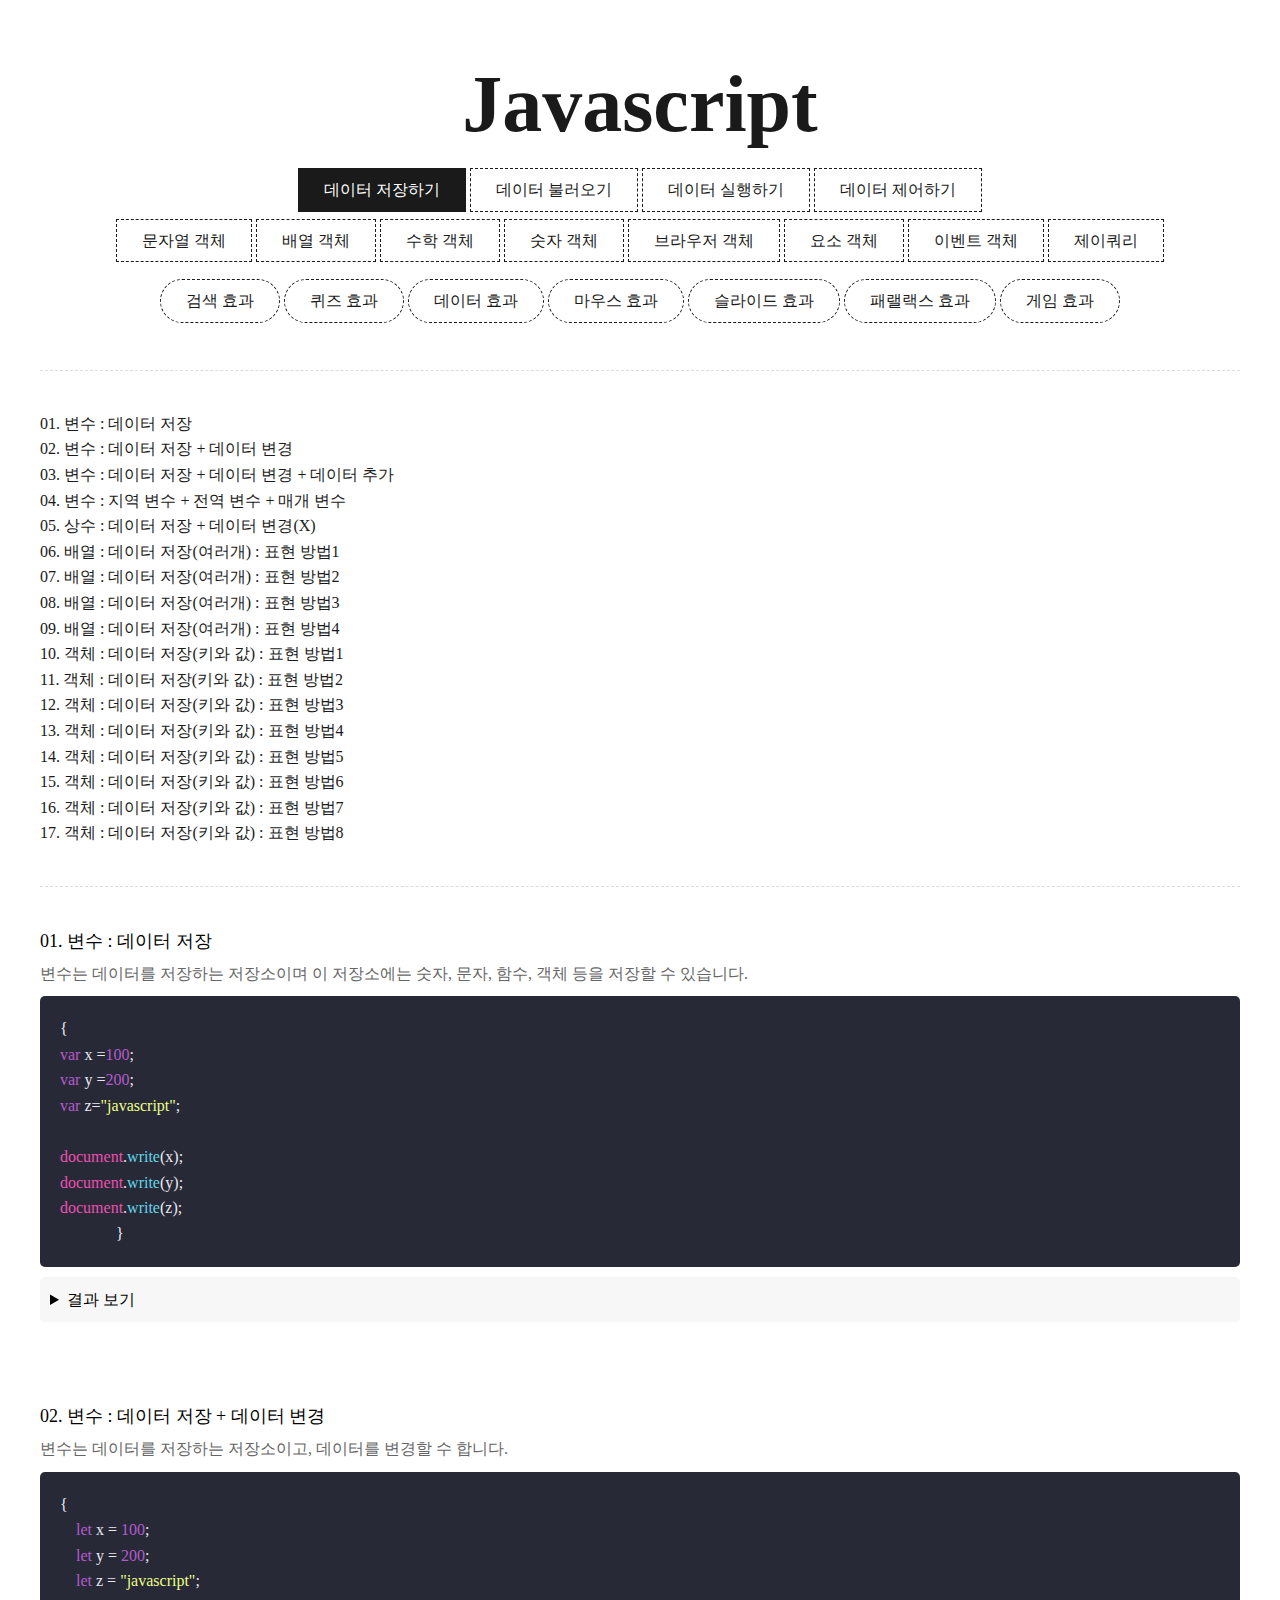
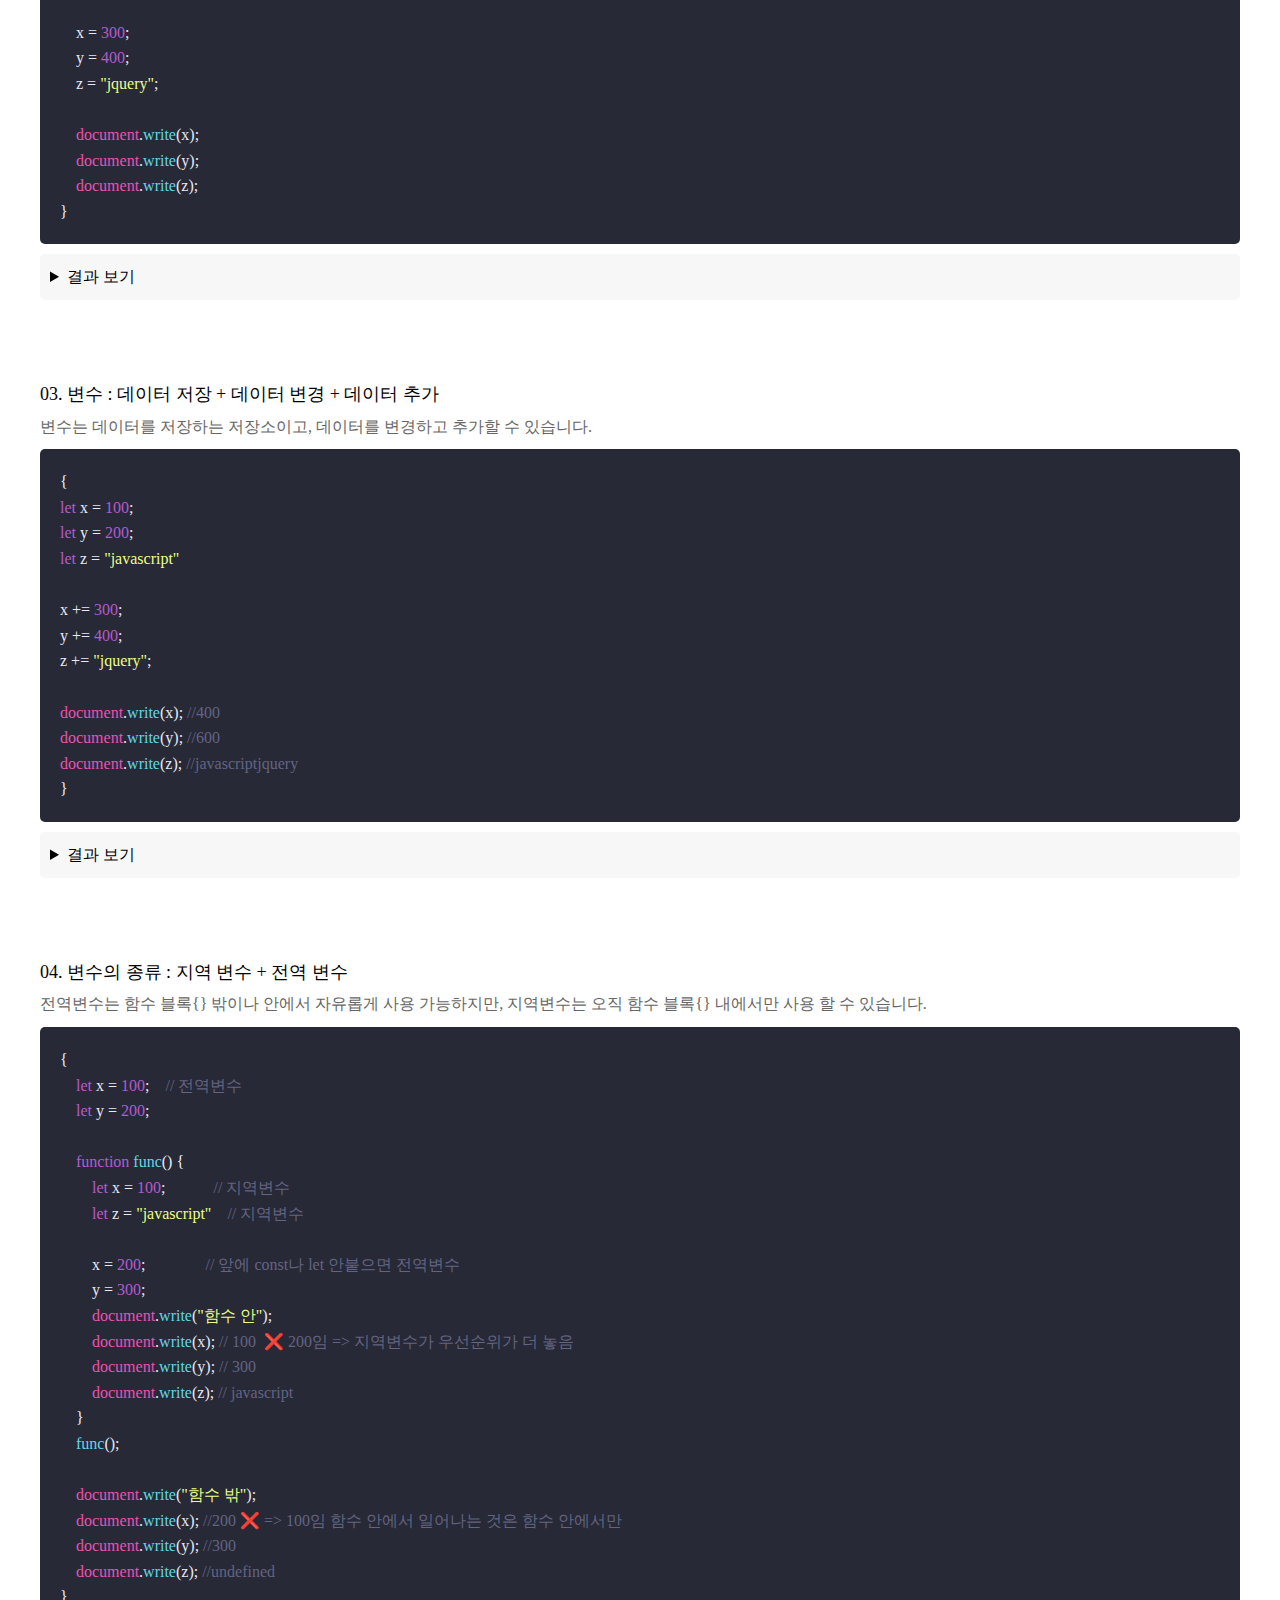
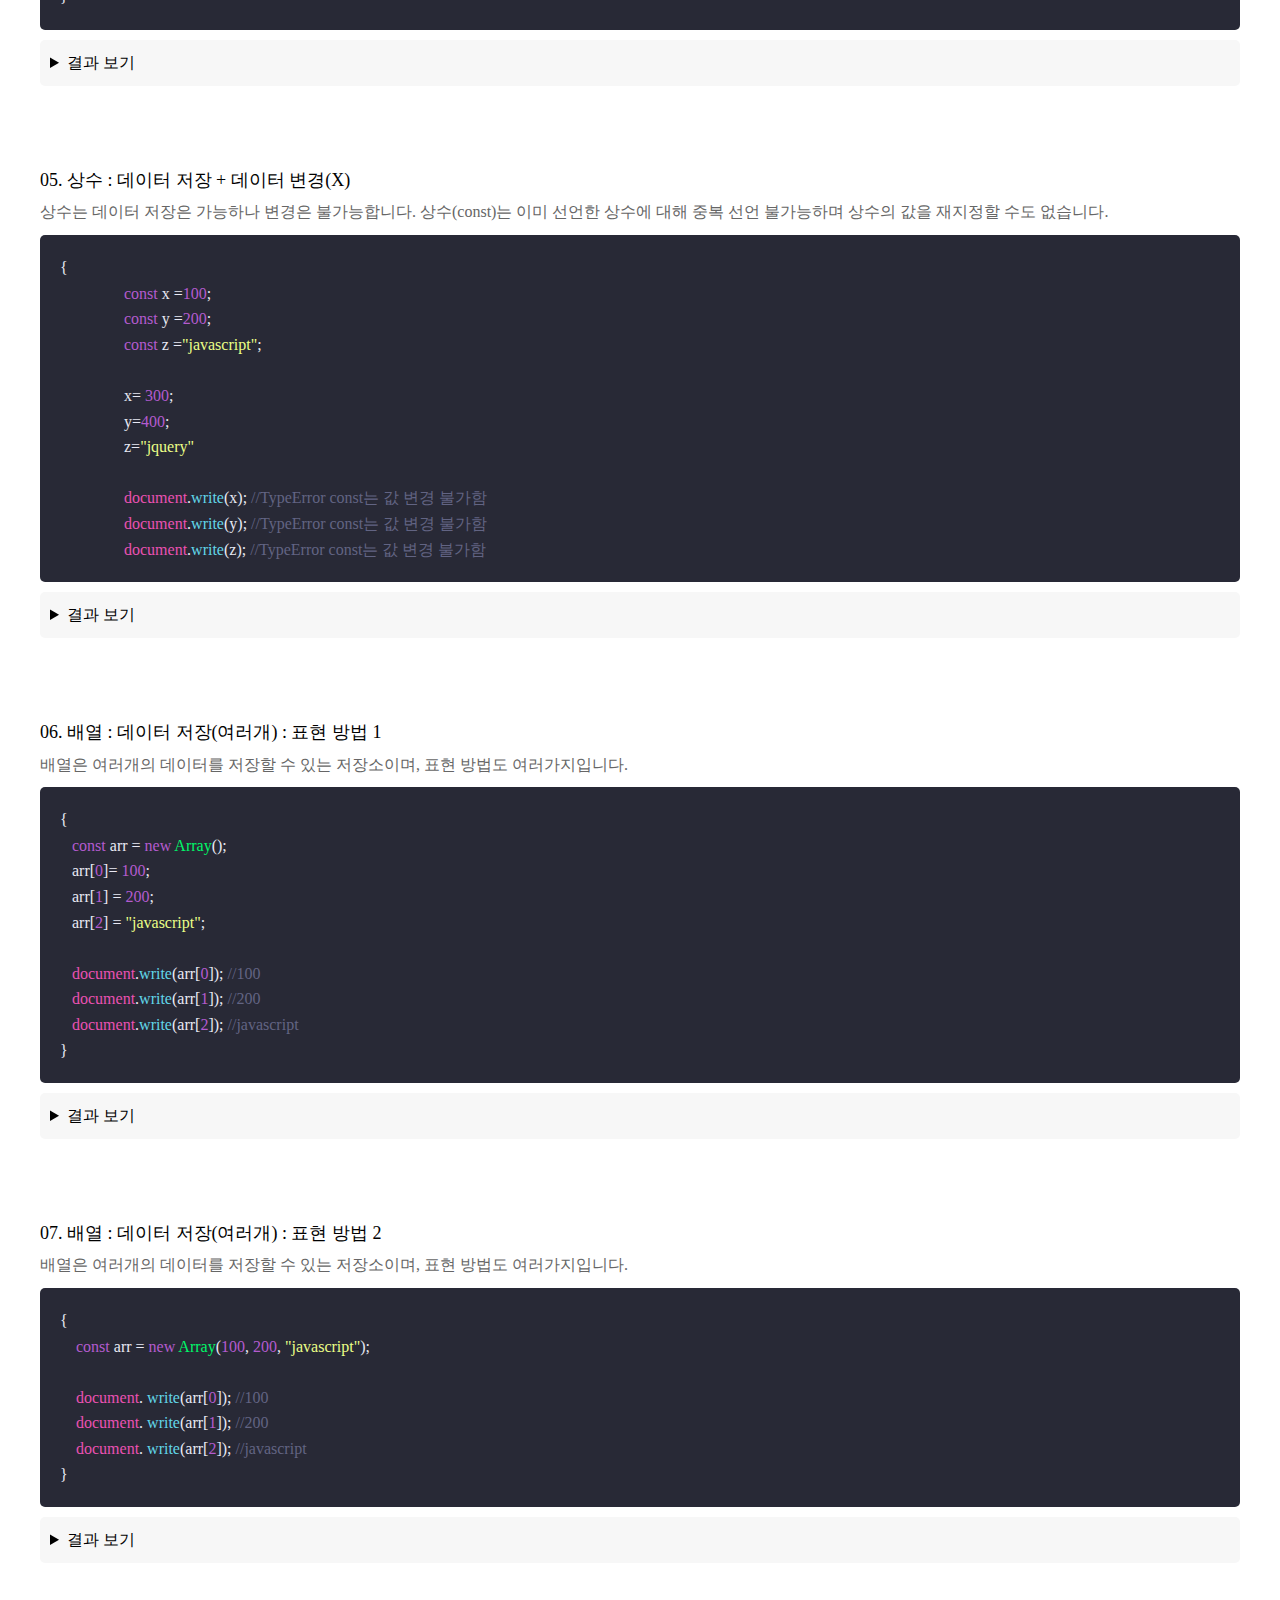
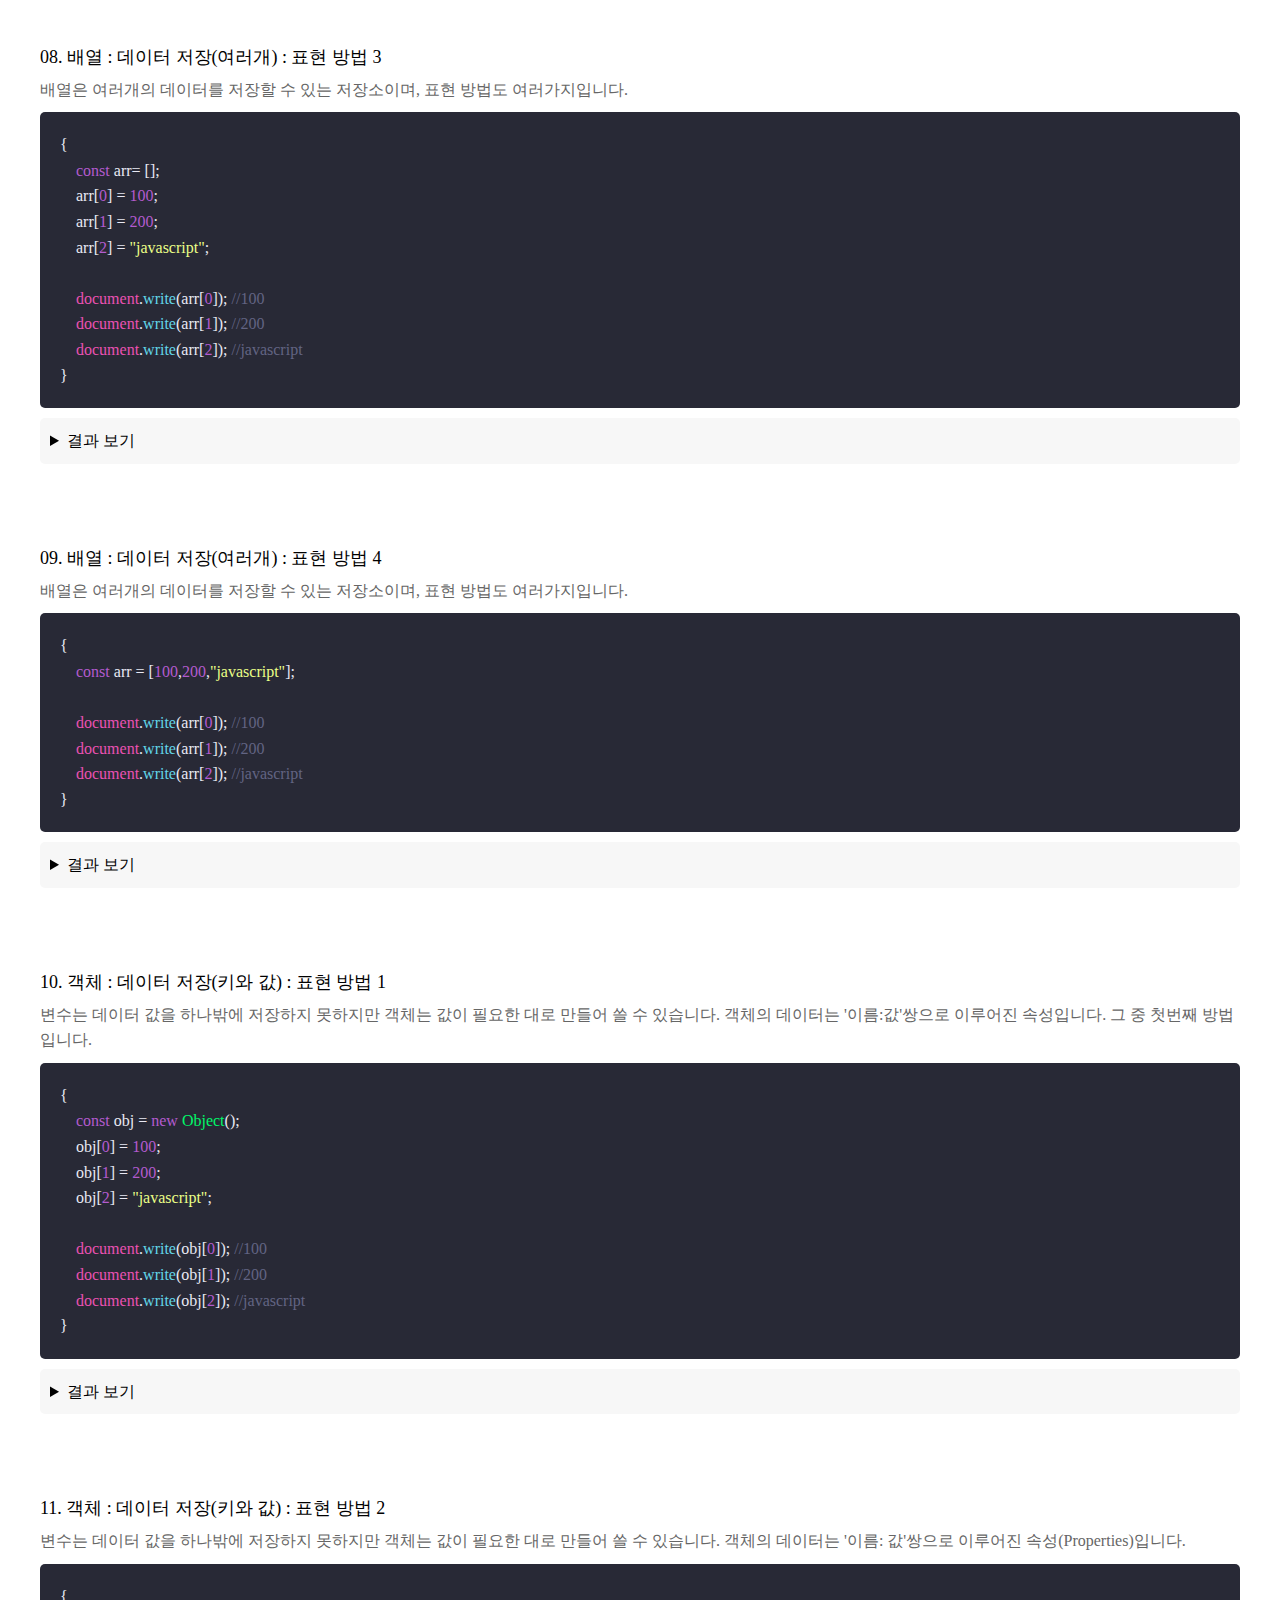
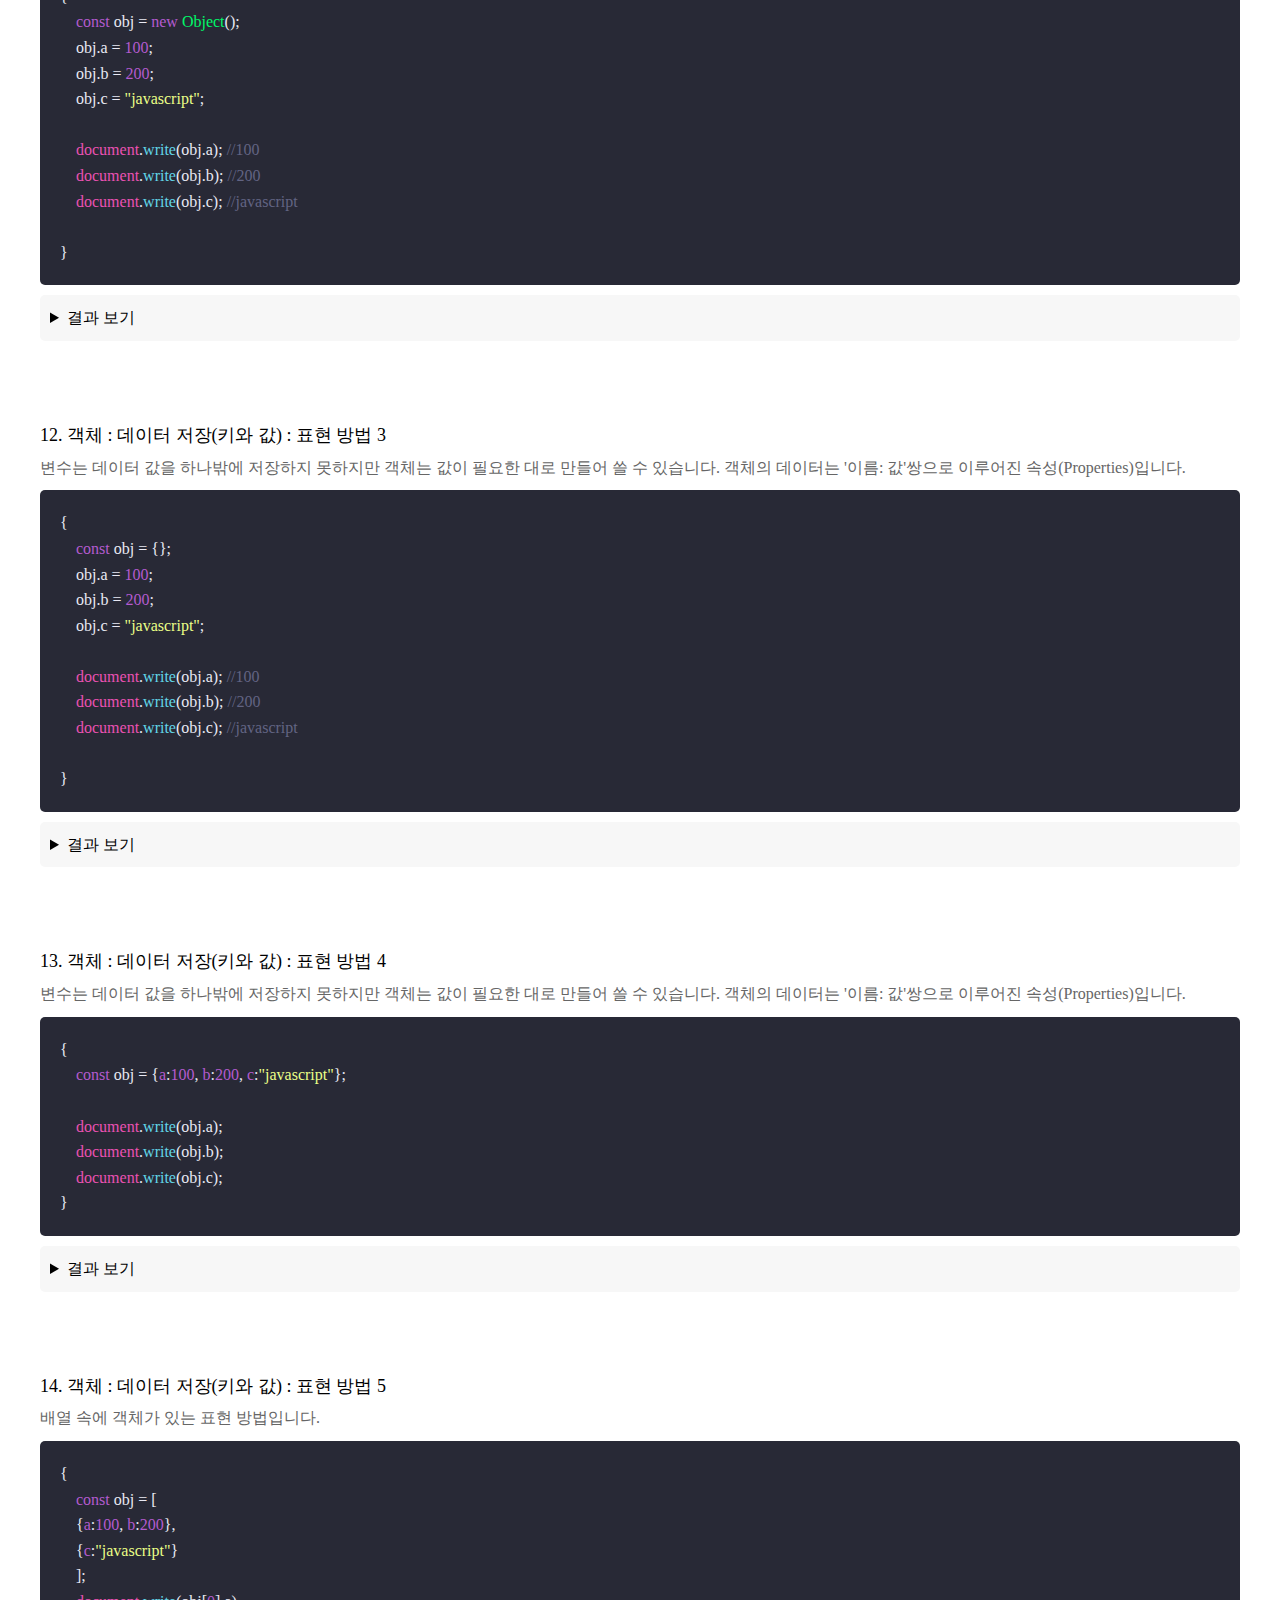
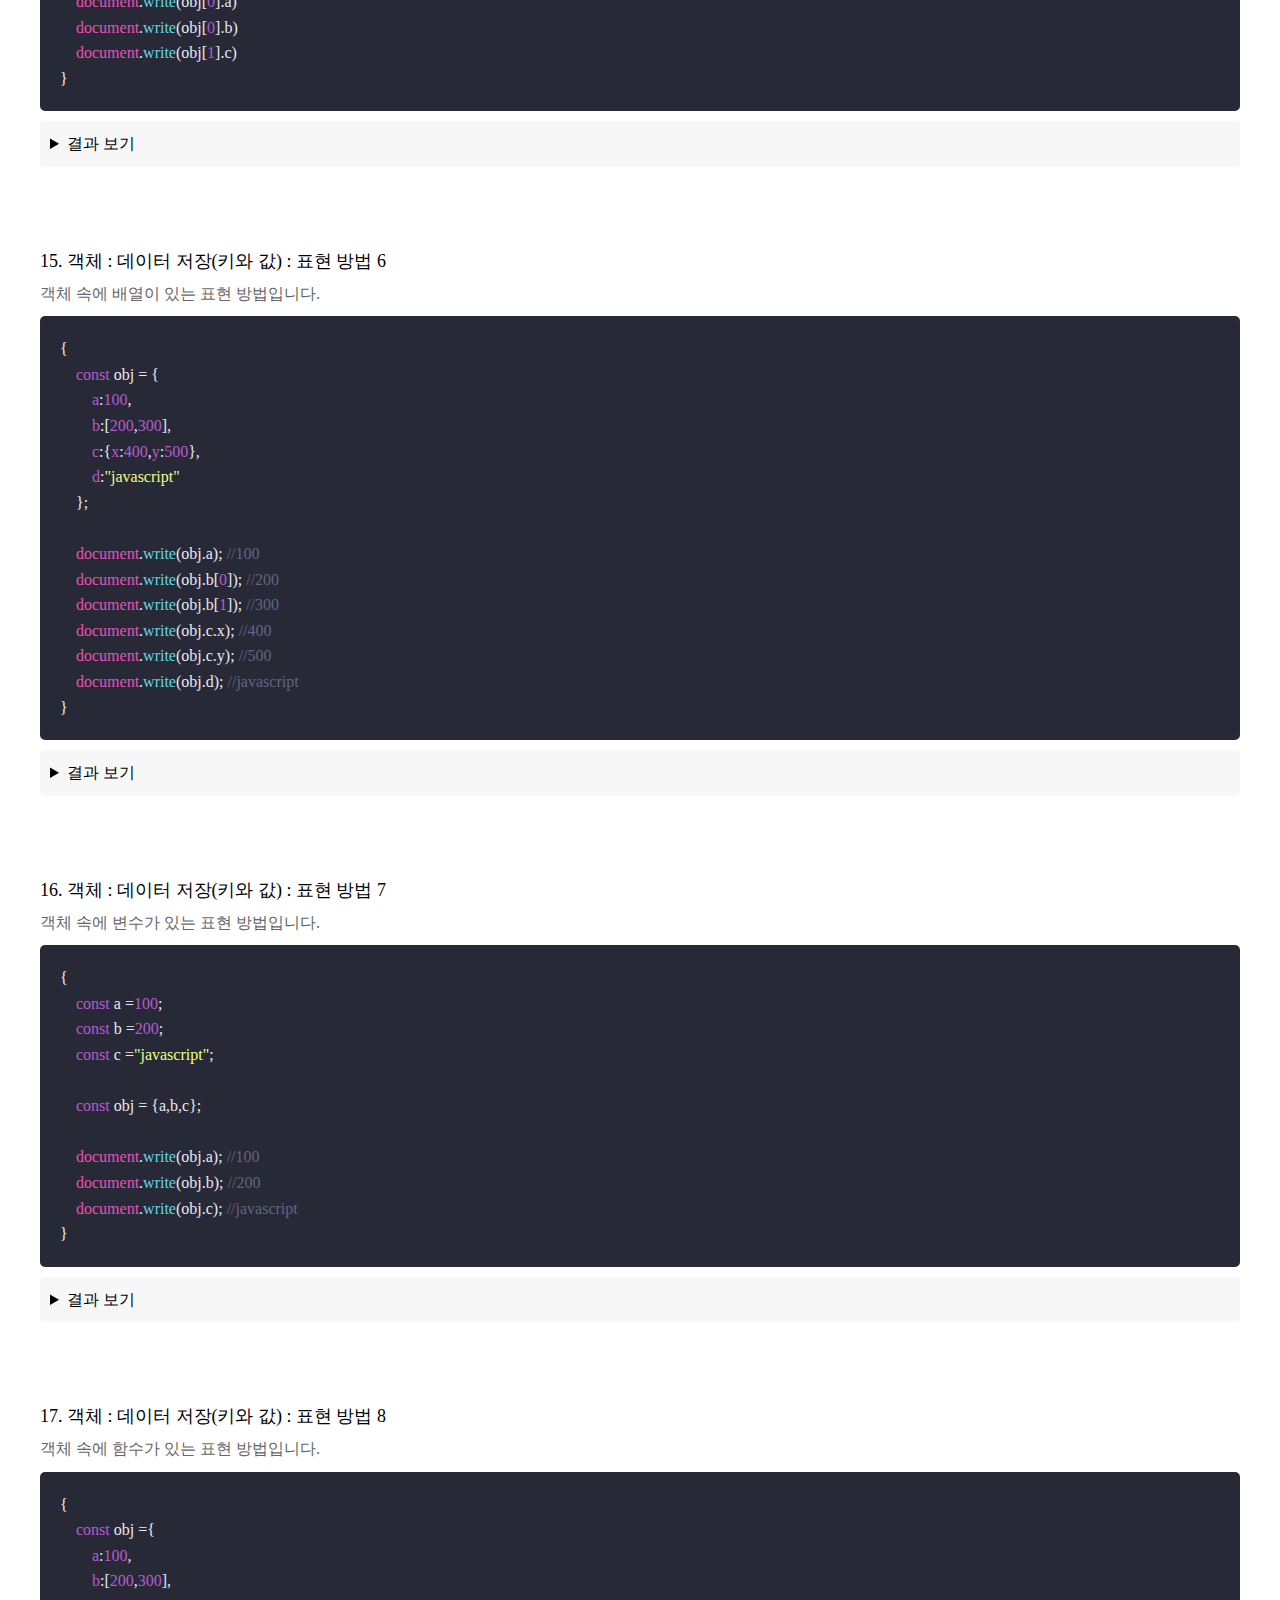
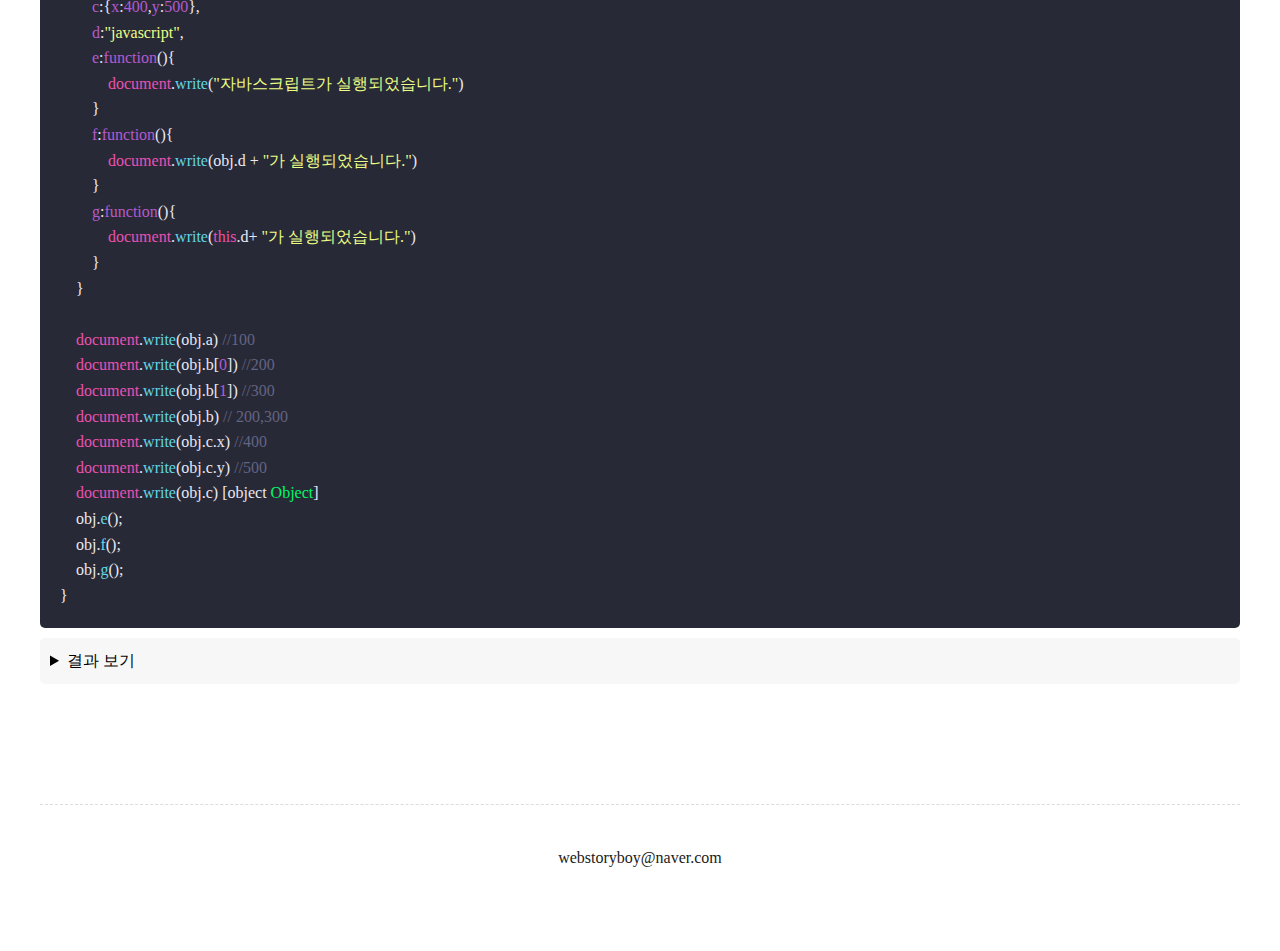
<file: javascript01.html>
<!DOCTYPE html>
<html lang="ko">
  <head>
    <meta charset="UTF-8" />
    <meta http-equiv="X-UA-Compatible" content="IE=edge" />
    <meta name="viewport" content="width=device-width, initial-scale=1.0" />
    <title>자바스크립트 : 데이터 저장하기</title>

    <link rel="stylesheet" href="assets/css/style.css" />
    <link rel="stylesheet" href="assets/css/dracula.css" />
  </head>

  <body>
    <header id="header">
      <h1><a href="index.html">Javascript</a></h1>
      <nav class="header_nav">
        <ul>
          <li class="active">
            <a href="javascript01.html">데이터 저장하기</a>
          </li>
          <li><a href="javascript02.html">데이터 불러오기</a></li>
          <li><a href="javascript03.html">데이터 실행하기</a></li>
          <li><a href="javascript04.html">데이터 제어하기</a></li>
        </ul>
        <ul>
          <li><a href="javascript05.html">문자열 객체</a></li>
          <li><a href="javascript06.html">배열 객체</a></li>
          <li><a href="javascript07.html">수학 객체</a></li>
          <li><a href="javascript08.html">숫자 객체</a></li>
          <li><a href="javascript09.html">브라우저 객체</a></li>
          <li><a href="javascript10.html">요소 객체</a></li>
          <li><a href="javascript11.html">이벤트 객체</a></li>
          <li><a href="javascript12.html">제이쿼리</a></li>
        </ul>
        <ul class="effect">
          <li><a href="effect/searchEffect.html">검색 효과</a></li>
          <li><a href="effect/quizEffect.html">퀴즈 효과</a></li>
          <li><a href="effect/dataEffect.html">데이터 효과</a></li>
          <li><a href="effect/mouseEffect.html">마우스 효과</a></li>
          <li><a href="effect/sliderEffect.html">슬라이드 효과</a></li>
          <li><a href="effect/parallaxEffect.html">패랠랙스 효과</a></li>
          <li><a href="effect/gameEffect.html">게임 효과</a></li>
        </ul>
      </nav>
    </header>
    <!-- //header -->

    <main id="main">
      <div class="container">
        <div class="main_menu">
          <ul>
            <li><a href="#sample01">01. 변수 : 데이터 저장</a></li>
            <li>
              <a href="#sample02">02. 변수 : 데이터 저장 + 데이터 변경</a>
            </li>
            <li>
              <a href="#sample03"
                >03. 변수 : 데이터 저장 + 데이터 변경 + 데이터 추가</a
              >
            </li>
            <li>
              <a href="#sample04"
                >04. 변수 : 지역 변수 + 전역 변수 + 매개 변수</a
              >
            </li>
            <li>
              <a href="#sample05">05. 상수 : 데이터 저장 + 데이터 변경(X)</a>
            </li>
            <li>
              <a href="#sample06"
                >06. 배열 : 데이터 저장(여러개) : 표현 방법1</a
              >
            </li>
            <li>
              <a href="#sample07"
                >07. 배열 : 데이터 저장(여러개) : 표현 방법2</a
              >
            </li>
            <li>
              <a href="#sample08"
                >08. 배열 : 데이터 저장(여러개) : 표현 방법3</a
              >
            </li>
            <li>
              <a href="#sample09"
                >09. 배열 : 데이터 저장(여러개) : 표현 방법4</a
              >
            </li>
            <li>
              <a href="#sample10"
                >10. 객체 : 데이터 저장(키와 값) : 표현 방법1</a
              >
            </li>
            <li>
              <a href="#sample11"
                >11. 객체 : 데이터 저장(키와 값) : 표현 방법2</a
              >
            </li>
            <li>
              <a href="#sample12"
                >12. 객체 : 데이터 저장(키와 값) : 표현 방법3</a
              >
            </li>
            <li>
              <a href="#sample13"
                >13. 객체 : 데이터 저장(키와 값) : 표현 방법4</a
              >
            </li>
            <li>
              <a href="#sample14"
                >14. 객체 : 데이터 저장(키와 값) : 표현 방법5</a
              >
            </li>
            <li>
              <a href="#sample15"
                >15. 객체 : 데이터 저장(키와 값) : 표현 방법6</a
              >
            </li>
            <li>
              <a href="#sample16"
                >16. 객체 : 데이터 저장(키와 값) : 표현 방법7</a
              >
            </li>
            <li>
              <a href="#sample17"
                >17. 객체 : 데이터 저장(키와 값) : 표현 방법8</a
              >
            </li>
          </ul>
        </div>
        <div class="main_sample">
          <div id="sample01" class="sample">
            <h3>01. 변수 : 데이터 저장</h3>
            <p>
              변수는 데이터를 저장하는 저장소이며 이 저장소에는 숫자, 문자,
              함수, 객체 등을 저장할 수 있습니다.
            </p>
            <div class="script">
              <pre><code lang="language-js">{
var x =100;
var y =200;
var z="javascript";

document.write(x);
document.write(y);
document.write(z);
              }
</code></pre>
            </div>
            <div class="result">
              <details>
                <summary>결과 보기</summary>
                <div class="sample01_result"></div>
              </details>
            </div>
          </div>
          <!-- sample01 -->

          <div id="sample02" class="sample">
            <h3>02. 변수 : 데이터 저장 + 데이터 변경</h3>
            <p>
              변수는 데이터를 저장하는 저장소이고, 데이터를 변경할 수 합니다.
            </p>
            <div class="script">
              <pre><code lang="language-js">{
    let x = 100;
    let y = 200;
    let z = "javascript";

    x = 300;         
    y = 400;         
    z = "jquery";   

    document.write(x);
    document.write(y);
    document.write(z);
}
</code></pre>
            </div>
            <div class="result">
              <details>
                <summary>결과 보기</summary>
                <div class="sample02_result"></div>
              </details>
            </div>
          </div>
          <!-- sample02 -->

          <div id="sample03" class="sample">
            <h3>03. 변수 : 데이터 저장 + 데이터 변경 + 데이터 추가</h3>
            <p>
              변수는 데이터를 저장하는 저장소이고, 데이터를 변경하고 추가할 수
              있습니다.
            </p>
            <div class="script">
              <pre><code lang="language-js">{
let x = 100;
let y = 200;
let z = "javascript"

x += 300;
y += 400;
z += "jquery";

document.write(x); //400
document.write(y); //600
document.write(z); //javascriptjquery
}
</code></pre>
            </div>
            <div class="result">
              <details>
                <summary>결과 보기</summary>
                <div class="sample03_result"></div>
              </details>
            </div>
          </div>
          <!-- sample03 -->

          <div id="sample04" class="sample">
            <h3>04. 변수의 종류 : 지역 변수 + 전역 변수</h3>
            <p>
              전역변수는 함수 블록{} 밖이나 안에서 자유롭게 사용 가능하지만,
              지역변수는 오직 함수 블록{} 내에서만 사용 할 수 있습니다.
            </p>
            <div class="script">
              <pre><code lang="language-js">{
    let x = 100;    // 전역변수
    let y = 200;

    function func() {
        let x = 100;            // 지역변수
        let z = "javascript"    // 지역변수

        x = 200;               // 앞에 const나 let 안붙으면 전역변수
        y = 300;               
        document.write("함수 안");
        document.write(x); // 100  ❌ 200임 => 지역변수가 우선순위가 더 놓음
        document.write(y); // 300
        document.write(z); // javascript
    }
    func();

    document.write("함수 밖");
    document.write(x); //200 ❌ => 100임 함수 안에서 일어나는 것은 함수 안에서만 
    document.write(y); //300
    document.write(z); //undefined
}
</code></pre>
            </div>
            <div class="result">
              <details>
                <summary>결과 보기</summary>
                <div class="sample04_result">
                  함수 안<br />
                  200 <br />
                  300 <br />
                  javascript <br /><br />

                  함수 밖<br />
                  100 <br />
                  300 <br />
                  undefined
                </div>
              </details>
            </div>
          </div>
          <!-- sample04 -->

          <div id="sample05" class="sample">
            <h3>05. 상수 : 데이터 저장 + 데이터 변경(X)</h3>
            <p>
              상수는 데이터 저장은 가능하나 변경은 불가능합니다. 상수(const)는
              이미 선언한 상수에 대해 중복 선언 불가능하며 상수의 값을 재지정할
              수도 없습니다.
            </p>
            <div class="script">
              <pre><code lang="language-js">{
                const x =100;
                const y =200;
                const z ="javascript";

                x= 300;
                y=400;
                z="jquery"

                document.write(x); //TypeError const는 값 변경 불가함
                document.write(y); //TypeError const는 값 변경 불가함
                document.write(z); //TypeError const는 값 변경 불가함
</code></pre>
            </div>
            <div class="result">
              <details>
                <summary>결과 보기</summary>
                <div class="sample05_result"></div>
              </details>
            </div>
          </div>
          <!-- sample05 -->

          <div id="sample06" class="sample">
            <h3>06. 배열 : 데이터 저장(여러개) : 표현 방법 1</h3>
            <p>
              배열은 여러개의 데이터를 저장할 수 있는 저장소이며, 표현 방법도
              여러가지입니다.
            </p>
            <div class="script">
              <pre><code lang="language-js">{
   const arr = new Array();
   arr[0]= 100;
   arr[1] = 200;
   arr[2] = "javascript";

   document.write(arr[0]); //100
   document.write(arr[1]); //200
   document.write(arr[2]); //javascript
}
</code></pre>
            </div>
            <div class="result">
              <details>
                <summary>결과 보기</summary>
                <div class="sample06_result"></div>
              </details>
            </div>
          </div>
          <!-- sample06 -->

          <div id="sample07" class="sample">
            <h3>07. 배열 : 데이터 저장(여러개) : 표현 방법 2</h3>
            <p>
              배열은 여러개의 데이터를 저장할 수 있는 저장소이며, 표현 방법도
              여러가지입니다.
            </p>
            <div class="script">
              <pre><code lang="language-js">{
    const arr = new Array(100, 200, "javascript");

    document. write(arr[0]); //100
    document. write(arr[1]); //200
    document. write(arr[2]); //javascript
}
</code></pre>
            </div>
            <div class="result">
              <details>
                <summary>결과 보기</summary>
                <div class="sample07_result"></div>
              </details>
            </div>
          </div>
          <!-- sample07 -->

          <div id="sample08" class="sample">
            <h3>08. 배열 : 데이터 저장(여러개) : 표현 방법 3</h3>
            <p>
              배열은 여러개의 데이터를 저장할 수 있는 저장소이며, 표현 방법도
              여러가지입니다.
            </p>
            <div class="script">
              <pre><code lang="language-js">{
    const arr= [];
    arr[0] = 100;
    arr[1] = 200;
    arr[2] = "javascript";

    document.write(arr[0]); //100
    document.write(arr[1]); //200
    document.write(arr[2]); //javascript
}
</code></pre>
            </div>
            <div class="result">
              <details>
                <summary>결과 보기</summary>
                <div class="sample08_result"></div>
              </details>
            </div>
          </div>
          <!-- sample08 -->

          <div id="sample09" class="sample">
            <h3>09. 배열 : 데이터 저장(여러개) : 표현 방법 4</h3>
            <p>
              배열은 여러개의 데이터를 저장할 수 있는 저장소이며, 표현 방법도
              여러가지입니다.
            </p>
            <div class="script">
              <pre><code lang="language-js">{
    const arr = [100,200,"javascript"];

    document.write(arr[0]); //100
    document.write(arr[1]); //200
    document.write(arr[2]); //javascript
}
</code></pre>
            </div>
            <div class="result">
              <details>
                <summary>결과 보기</summary>
                <div class="sample09_result"></div>
              </details>
            </div>
          </div>
          <!-- sample09 -->

          <div id="sample10" class="sample">
            <h3>10. 객체 : 데이터 저장(키와 값) : 표현 방법 1</h3>
            <p>
              변수는 데이터 값을 하나밖에 저장하지 못하지만 객체는 값이 필요한
              대로 만들어 쓸 수 있습니다. 객체의 데이터는 '이름:값'쌍으로
              이루어진 속성입니다. 그 중 첫번째 방법입니다.
            </p>
            <div class="script">
              <pre><code lang="language-js">{
    const obj = new Object();
    obj[0] = 100;
    obj[1] = 200;
    obj[2] = "javascript";

    document.write(obj[0]); //100
    document.write(obj[1]); //200
    document.write(obj[2]); //javascript
}
</code></pre>
            </div>
            <div class="result">
              <details>
                <summary>결과 보기</summary>
                <div class="sample10_result"></div>
              </details>
            </div>
          </div>
          <!-- sample10 -->

          <div id="sample11" class="sample">
            <h3>11. 객체 : 데이터 저장(키와 값) : 표현 방법 2</h3>
            <p>
              변수는 데이터 값을 하나밖에 저장하지 못하지만 객체는 값이 필요한
              대로 만들어 쓸 수 있습니다. 객체의 데이터는 '이름: 값'쌍으로
              이루어진 속성(Properties)입니다.
            </p>
            <div class="script">
              <pre><code lang="language-js">{
    const obj = new Object();
    obj.a = 100;
    obj.b = 200;
    obj.c = "javascript";
    
    document.write(obj.a); //100
    document.write(obj.b); //200
    document.write(obj.c); //javascript

}
</code></pre>
            </div>
            <div class="result">
              <details>
                <summary>결과 보기</summary>
                <div class="sample11_result"></div>
              </details>
            </div>
          </div>
          <!-- sample11 -->

          <div id="sample12" class="sample">
            <h3>12. 객체 : 데이터 저장(키와 값) : 표현 방법 3</h3>
            <p>
              변수는 데이터 값을 하나밖에 저장하지 못하지만 객체는 값이 필요한
              대로 만들어 쓸 수 있습니다. 객체의 데이터는 '이름: 값'쌍으로
              이루어진 속성(Properties)입니다.
            </p>
            <div class="script">
              <pre><code lang="language-js">{
    const obj = {};
    obj.a = 100;
    obj.b = 200;
    obj.c = "javascript";

    document.write(obj.a); //100
    document.write(obj.b); //200
    document.write(obj.c); //javascript

}
</code></pre>
            </div>
            <div class="result">
              <details>
                <summary>결과 보기</summary>
                <div class="sample12_result"></div>
              </details>
            </div>
          </div>
          <!-- sample12 -->

          <div id="sample13" class="sample">
            <h3>13. 객체 : 데이터 저장(키와 값) : 표현 방법 4</h3>
            <p>
              변수는 데이터 값을 하나밖에 저장하지 못하지만 객체는 값이 필요한
              대로 만들어 쓸 수 있습니다. 객체의 데이터는 '이름: 값'쌍으로
              이루어진 속성(Properties)입니다.
            </p>
            <div class="script">
              <pre><code lang="language-js">{
    const obj = {a:100, b:200, c:"javascript"};

    document.write(obj.a);
    document.write(obj.b);
    document.write(obj.c);
}
</code></pre>
            </div>
            <div class="result">
              <details>
                <summary>결과 보기</summary>
                <div class="sample13_result"></div>
              </details>
            </div>
          </div>
          <!-- sample13 -->

          <div id="sample14" class="sample">
            <h3>14. 객체 : 데이터 저장(키와 값) : 표현 방법 5</h3>
            <p>배열 속에 객체가 있는 표현 방법입니다.</p>
            <div class="script">
              <pre><code lang="language-js">{
    const obj = [
    {a:100, b:200},
    {c:"javascript"}
    ];
    document.write(obj[0].a)
    document.write(obj[0].b)
    document.write(obj[1].c)
}
</code></pre>
            </div>
            <div class="result">
              <details>
                <summary>결과 보기</summary>
                <div class="sample14_result"></div>
              </details>
            </div>
          </div>
          <!-- sample14 -->

          <div id="sample15" class="sample">
            <h3>15. 객체 : 데이터 저장(키와 값) : 표현 방법 6</h3>
            <p>객체 속에 배열이 있는 표현 방법입니다.</p>
            <div class="script">
              <pre><code lang="language-js">{
    const obj = {
        a:100,
        b:[200,300],
        c:{x:400,y:500},
        d:"javascript"
    };

    document.write(obj.a); //100
    document.write(obj.b[0]); //200
    document.write(obj.b[1]); //300
    document.write(obj.c.x); //400
    document.write(obj.c.y); //500
    document.write(obj.d); //javascript
}
</code></pre>
            </div>
            <div class="result">
              <details>
                <summary>결과 보기</summary>
                <div class="sample15_result"></div>
              </details>
            </div>
          </div>
          <!-- sample15 -->

          <div id="sample16" class="sample">
            <h3>16. 객체 : 데이터 저장(키와 값) : 표현 방법 7</h3>
            <p>객체 속에 변수가 있는 표현 방법입니다.</p>
            <div class="script">
              <pre><code lang="language-js">{
    const a =100;
    const b =200;
    const c ="javascript";

    const obj = {a,b,c};

    document.write(obj.a); //100
    document.write(obj.b); //200
    document.write(obj.c); //javascript
}
</code></pre>
            </div>
            <div class="result">
              <details>
                <summary>결과 보기</summary>
                <div class="sample16_result"></div>
              </details>
            </div>
          </div>
          <!-- sample16 -->

          <div id="sample17" class="sample">
            <h3>17. 객체 : 데이터 저장(키와 값) : 표현 방법 8</h3>
            <p>객체 속에 함수가 있는 표현 방법입니다.</p>
            <div class="script">
              <pre><code lang="language-js">{
    const obj ={
        a:100,
        b:[200,300],
        c:{x:400,y:500},
        d:"javascript",
        e:function(){
            document.write("자바스크립트가 실행되었습니다.")
        }
        f:function(){
            document.write(obj.d + "가 실행되었습니다.")
        }
        g:function(){
            document.write(this.d+ "가 실행되었습니다.")
        }
    }

    document.write(obj.a) //100
    document.write(obj.b[0]) //200
    document.write(obj.b[1]) //300
    document.write(obj.b) // 200,300
    document.write(obj.c.x) //400
    document.write(obj.c.y) //500
    document.write(obj.c) [object Object]
    obj.e();
    obj.f();
    obj.g();
}
</code></pre>
            </div>
            <div class="result">
              <details>
                <summary>결과 보기</summary>
                <div class="sample17_result">
                  100<br />
                  200<br />
                  300<br />
                  200,300<br />
                  400<br />
                  500<br />
                  [object Object]<br />
                  자바스크립트가 실행되었습니다.<br />
                  javascript가 실행되었습니다.<br />
                  javascript가 실행되었습니다.
                </div>
              </details>
            </div>
          </div>
          <!-- sample17 -->
        </div>
        <!-- // main_sample -->
      </div>
    </main>
    <!-- //main -->

    <footer id="footer">
      <a href="mailto:webstoryboy@naver.com">webstoryboy@naver.com</a>
    </footer>
    <!-- //footer -->

    <script src="assets/js/highlight.min.js"></script>
    <script>
      hljs.highlightAll();
    </script>
    <script>
      // 01
      {
        var x = 100; // 변수 x에 100을 저장함
        var y = 200; // 변수 y에 200을 저장함
        var z = "javascript"; // 변수 z에 문자열 "javascript"를 저장함

        //document.write(x);
        //document.write(y);
        //document.write(z);

        document.querySelector(".sample01_result").innerHTML =
          x + "<br>" + y + "<br>" + z;
      }

      // 02
      {
        let x = 100;
        let y = 200;
        let z = "javascript";

        x = 300; // 변수 x의 값이 100에서 300으로 변경됨
        y = 400; // 변수 x의 값이 200에서 400으로 변경됨
        z = "jquery"; // 변수 z의 값이 "javascript"에서 "jquery"로 변경됨

        //document.write(x);
        //document.write(y);
        //document.write(z);

        document.querySelector(".sample02_result").innerHTML =
          x + "<br>" + y + "<br>" + z;
      }

      // 03
      {
        let x = 100;
        let y = 200;
        let z = "javascript";

        x += 300; // 변수 x의 값에 300을 추가 (x+300)
        y += 400; // 변수 y의 값에 400을 추가 (y+400)
        z += "jquery"; // 변수 z의 값에 문자열 "jquery"를 추가 (z+"jquery")

        //document.write(x);
        //document.write(y);
        //document.write(z);

        document.querySelector(".sample03_result").innerHTML =
          x + "<br>" + y + "<br>" + z;
      }

      // 04
      {
        let x1 = 100; // 전역변수
        let y1 = 200;

        function func() {
          let x1 = 100; // 지역변수
          let z1 = "javascript"; // 지역변수

          x1 = 200; // 지역변수 100 --> 200
          y1 = 300; // 전역변수 200 --> 300

          // document.write("함수 안<br>");
          // document.write(x1, "<br>");
          // document.write(y1, "<br>");
          // document.write(z1, "<br>");
        }
        func();

        // document.write("<br>함수 밖<br>");
        // document.write(x1, "<br>");
        // document.write(y1, "<br>");
        // document.write(z1); // undifined // null
      }

      // 05
      {
        const x = 100;
        const y = 200;
        const z = "javascript";

        //x = 300;      // 변경할 수 없음
        //x = 400;
        //x = "jquery";

        // document.write(arr[0]);
        // document.write(arr[1]);
        // document.write(arr[2]);

        document.querySelector(".sample05_result").innerHTML =
          x + "<br>" + y + "<br>" + z;
      }

      // 06
      {
        const arr = new Array();
        arr[0] = 100;
        arr[1] = 200;
        arr[2] = "javascript";

        // document.write(arr[0]);
        // document.write(arr[1]);
        // document.write(arr[2]);

        document.querySelector(".sample06_result").innerHTML =
          arr[0] + "<br>" + arr[1] + "<br>" + arr[2];
      }

      // 07
      {
        const arr = new Array(100, 200, "javascript");

        // document.write(arr[0]);
        // document.write(arr[1]);
        // document.write(arr[2]);

        document.querySelector(".sample07_result").innerHTML =
          arr[0] + "<br>" + arr[1] + "<br>" + arr[2];
      }

      // 08
      {
        const arr = [];
        arr[0] = 100;
        arr[1] = 200;
        arr[2] = "javascript";

        // document.write(arr[0]);
        // document.write(arr[1]);
        // document.write(arr[2]);

        document.querySelector(".sample08_result").innerHTML =
          arr[0] + "<br>" + arr[1] + "<br>" + arr[2];
      }

      // 09
      {
        const arr = [100, 200, "javascript"];

        // document.write(arr[0]);
        // document.write(arr[1]);
        // document.write(arr[2]);

        document.querySelector(".sample09_result").innerHTML =
          arr[0] + "<br>" + arr[1] + "<br>" + arr[2];
      }

      // 10
      {
        const obj = new Object();
        obj[0] = 100;
        obj[1] = 200;
        obj[2] = "javascript";

        // document.write(obj[0]);
        // document.write(obj[1]);
        // document.write(obj[2]);

        document.querySelector(".sample10_result").innerHTML =
          obj[0] + "<br>" + obj[1] + "<br>" + obj[2];
      }

      // 11
      {
        const obj = new Object();
        obj.a = 100;
        obj.b = 200;
        obj.c = "javascript";

        // document.write(obj.a);
        // document.write(obj.b);
        // document.write(obj.c);

        document.querySelector(".sample11_result").innerHTML =
          obj.a + "<br>" + obj.b + "<br>" + obj.c;
      }

      // 12
      {
        const obj = {};
        obj.a = 100;
        obj.b = 200;
        obj.c = "javascript";

        // document.write(obj.a);
        // document.write(obj.b);
        // document.write(obj.c);

        document.querySelector(".sample12_result").innerHTML =
          obj.a + "<br>" + obj.b + "<br>" + obj.c;
      }

      // 13
      {
        const obj = { a: 100, b: 200, c: "javascript" };

        // document.write(obj.a);
        // document.write(obj.b);
        // document.write(obj.c);

        document.querySelector(".sample13_result").innerHTML =
          obj.a + "<br>" + obj.b + "<br>" + obj.c;
      }

      // 14 객체 : 배열 속의 객체
      {
        const obj = [{ a: 100, b: 200 }, { c: "javascript" }];

        // document.write(obj[0].a);
        // document.write(obj[0].b);
        // document.write(obj[1].c);

        document.querySelector(".sample14_result").innerHTML =
          obj[0].a + "<br>" + obj[0].b + "<br>" + obj[1].c;
      }

      // 15 객체 : 객체 속의 배열
      {
        const obj = {
          a: 100,
          b: [200, 300],
          c: { x: 400, y: 500 },
          d: "javascript",
        };

        // document.write(obj.a);
        // document.write(obj.b[0]);
        // document.write(obj.b[1]);
        // document.write(obj.c.x);
        // document.write(obj.c.y);
        // document.write(obj.d);

        document.querySelector(".sample15_result").innerHTML =
          obj.a +
          "<br>" +
          obj.b[0] +
          "<br>" +
          obj.b[1] +
          "<br>" +
          obj.c.x +
          "<br>" +
          obj.c.y +
          "<br>" +
          obj.d;
      }

      // 16 객체 : 객체 속의 변수
      {
        const a = 100;
        const b = 200;
        const c = "javascript";

        const obj = { a, b, c };

        // document.write(obj.a);
        // document.write(obj.b);
        // document.write(obj.c);

        document.querySelector(".sample16_result").innerHTML =
          obj.a + "<br>" + obj.b + "<br>" + obj.c;
      }

      // 17 객체 : 객체 속의 함수
      {
        const obj = {
          a: 100,
          b: [200, 300],
          c: { x: 400, y: 500 },
          d: "javascript",
          e: function () {
            document.write("자바스크립트가 실행되었습니다.");
          },
          f: function () {
            document.write(obj.d + "가 실행되었습니다.");
          },
          g: function () {
            document.write(this.d + "가 실행되었습니다.");
          },
        };

        // document.write(obj.a);
        // document.write(obj.b[0]);
        // document.write(obj.b[1]);
        // document.write(obj.b);
        // document.write(obj.c.x);
        // document.write(obj.c.y);
        // document.write(obj.c);
        // obj.e();
        // obj.f();
        // obj.g();
      }
    </script>
  </body>
</html>
</file>
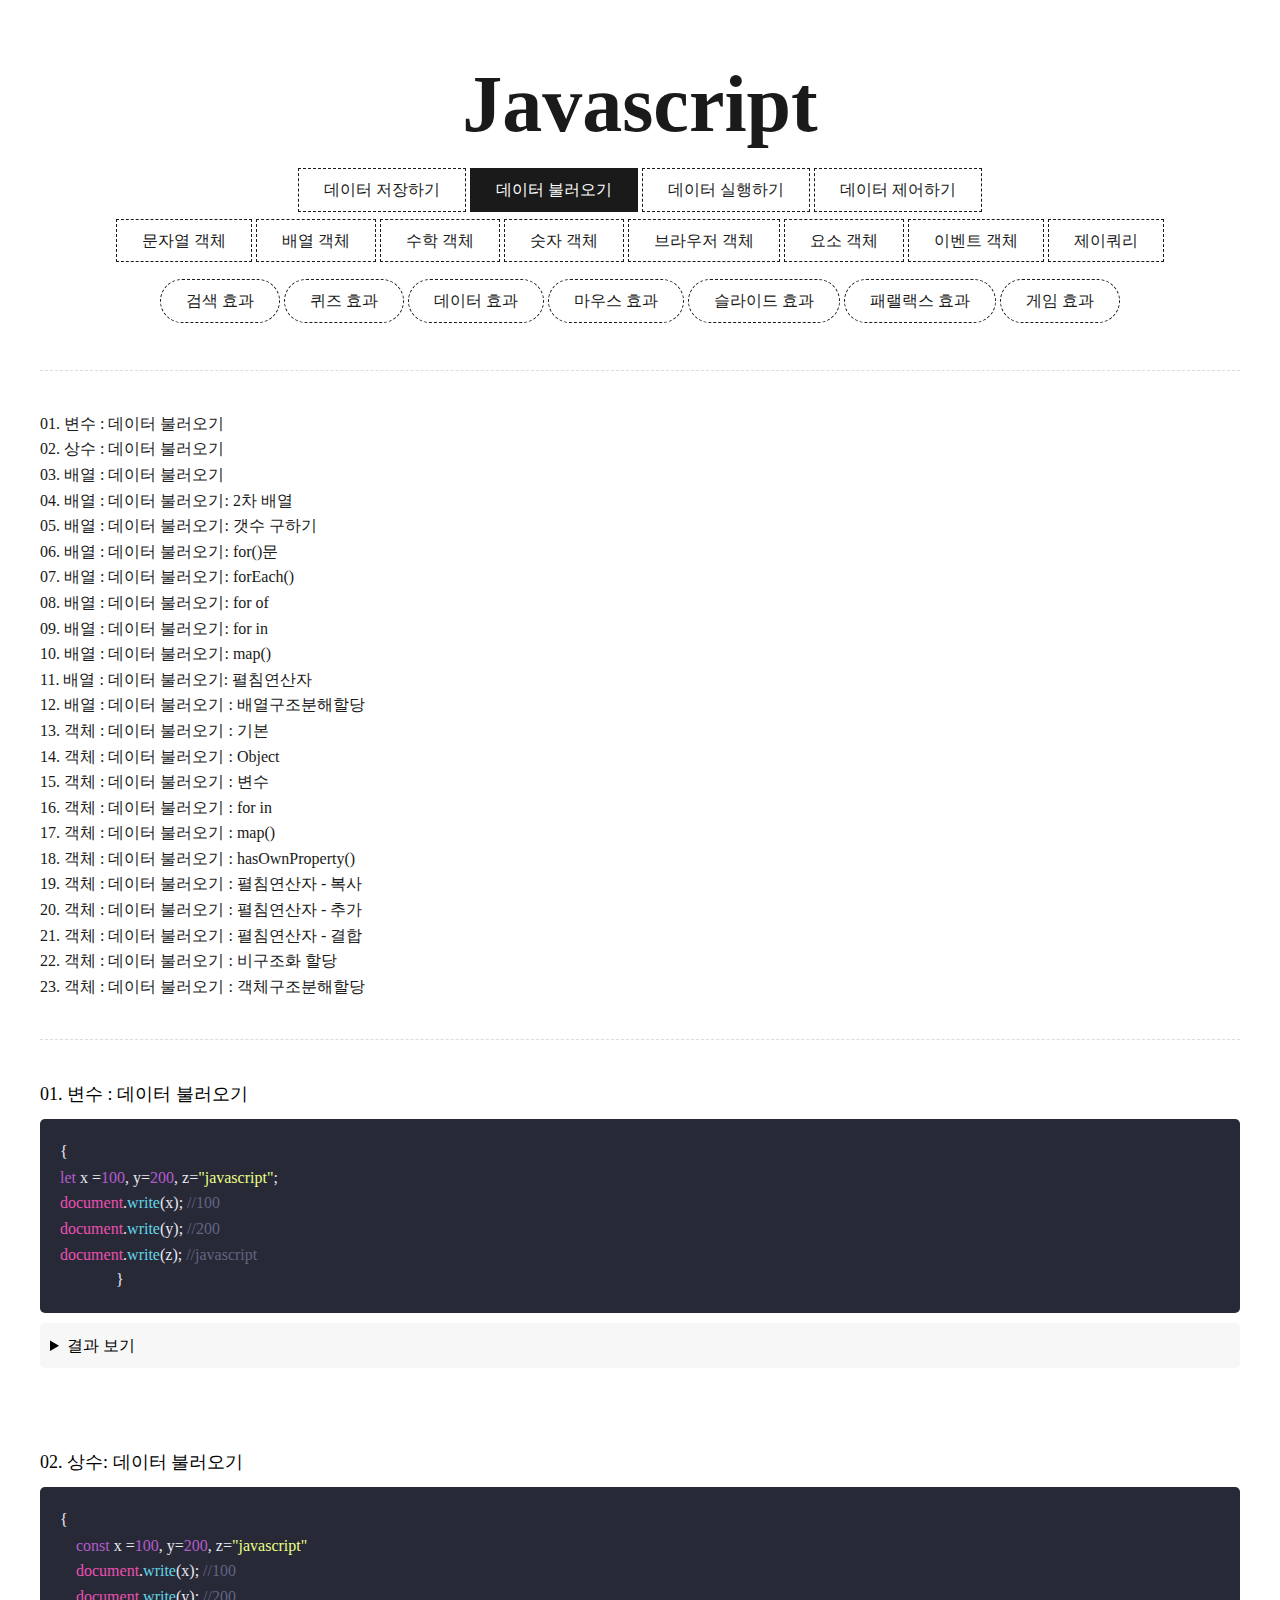
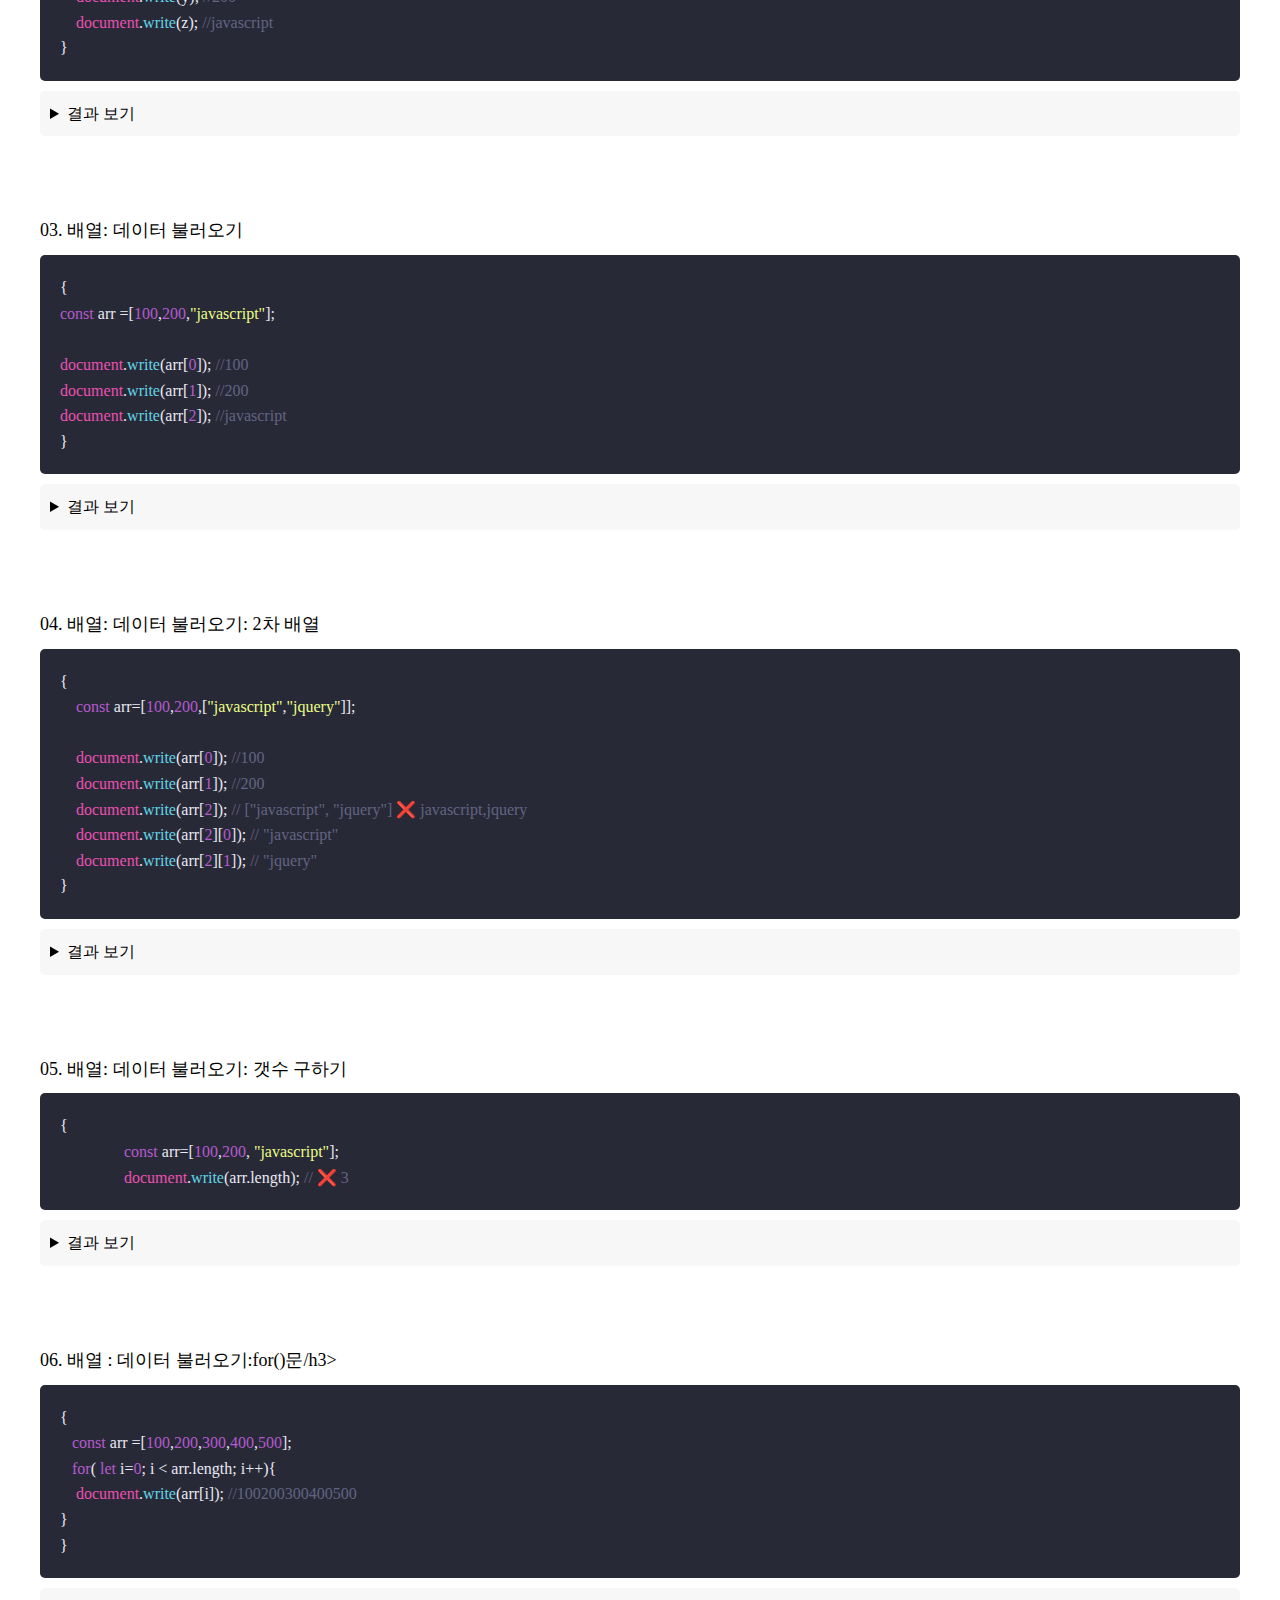
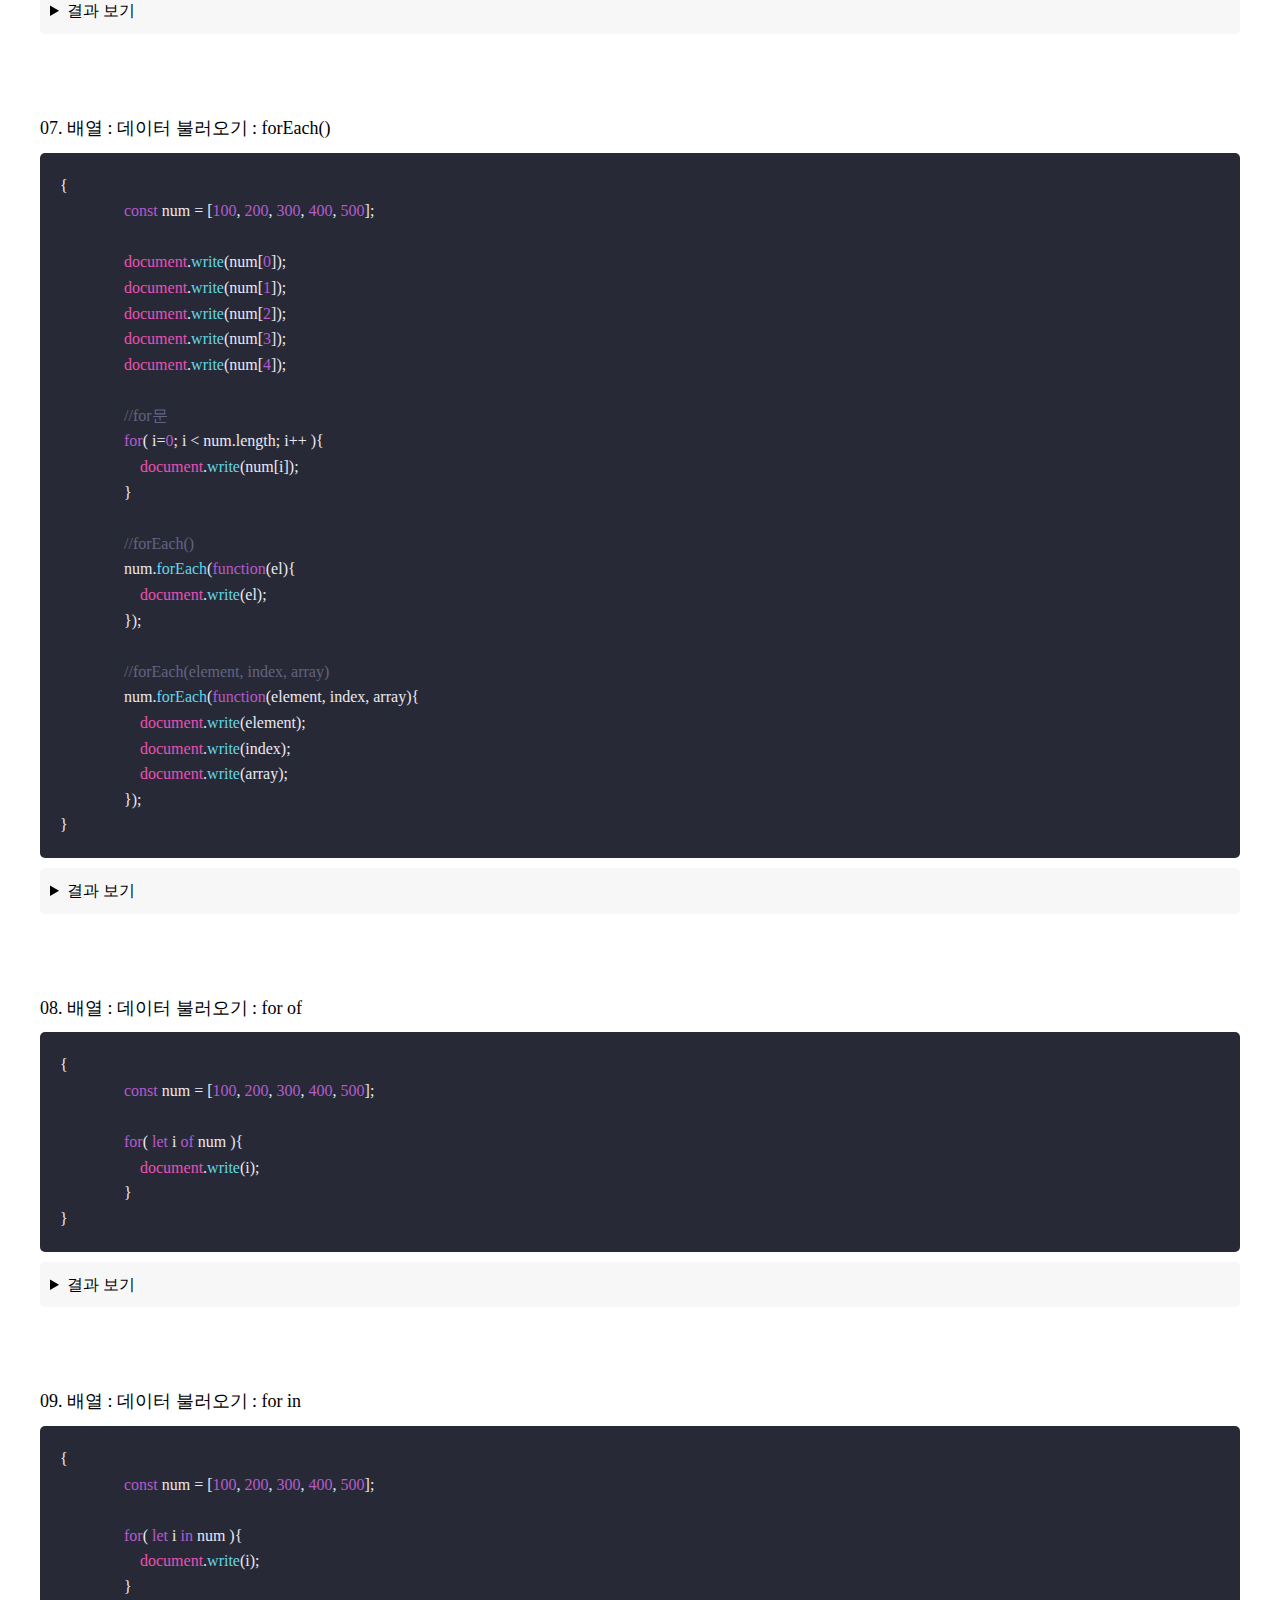
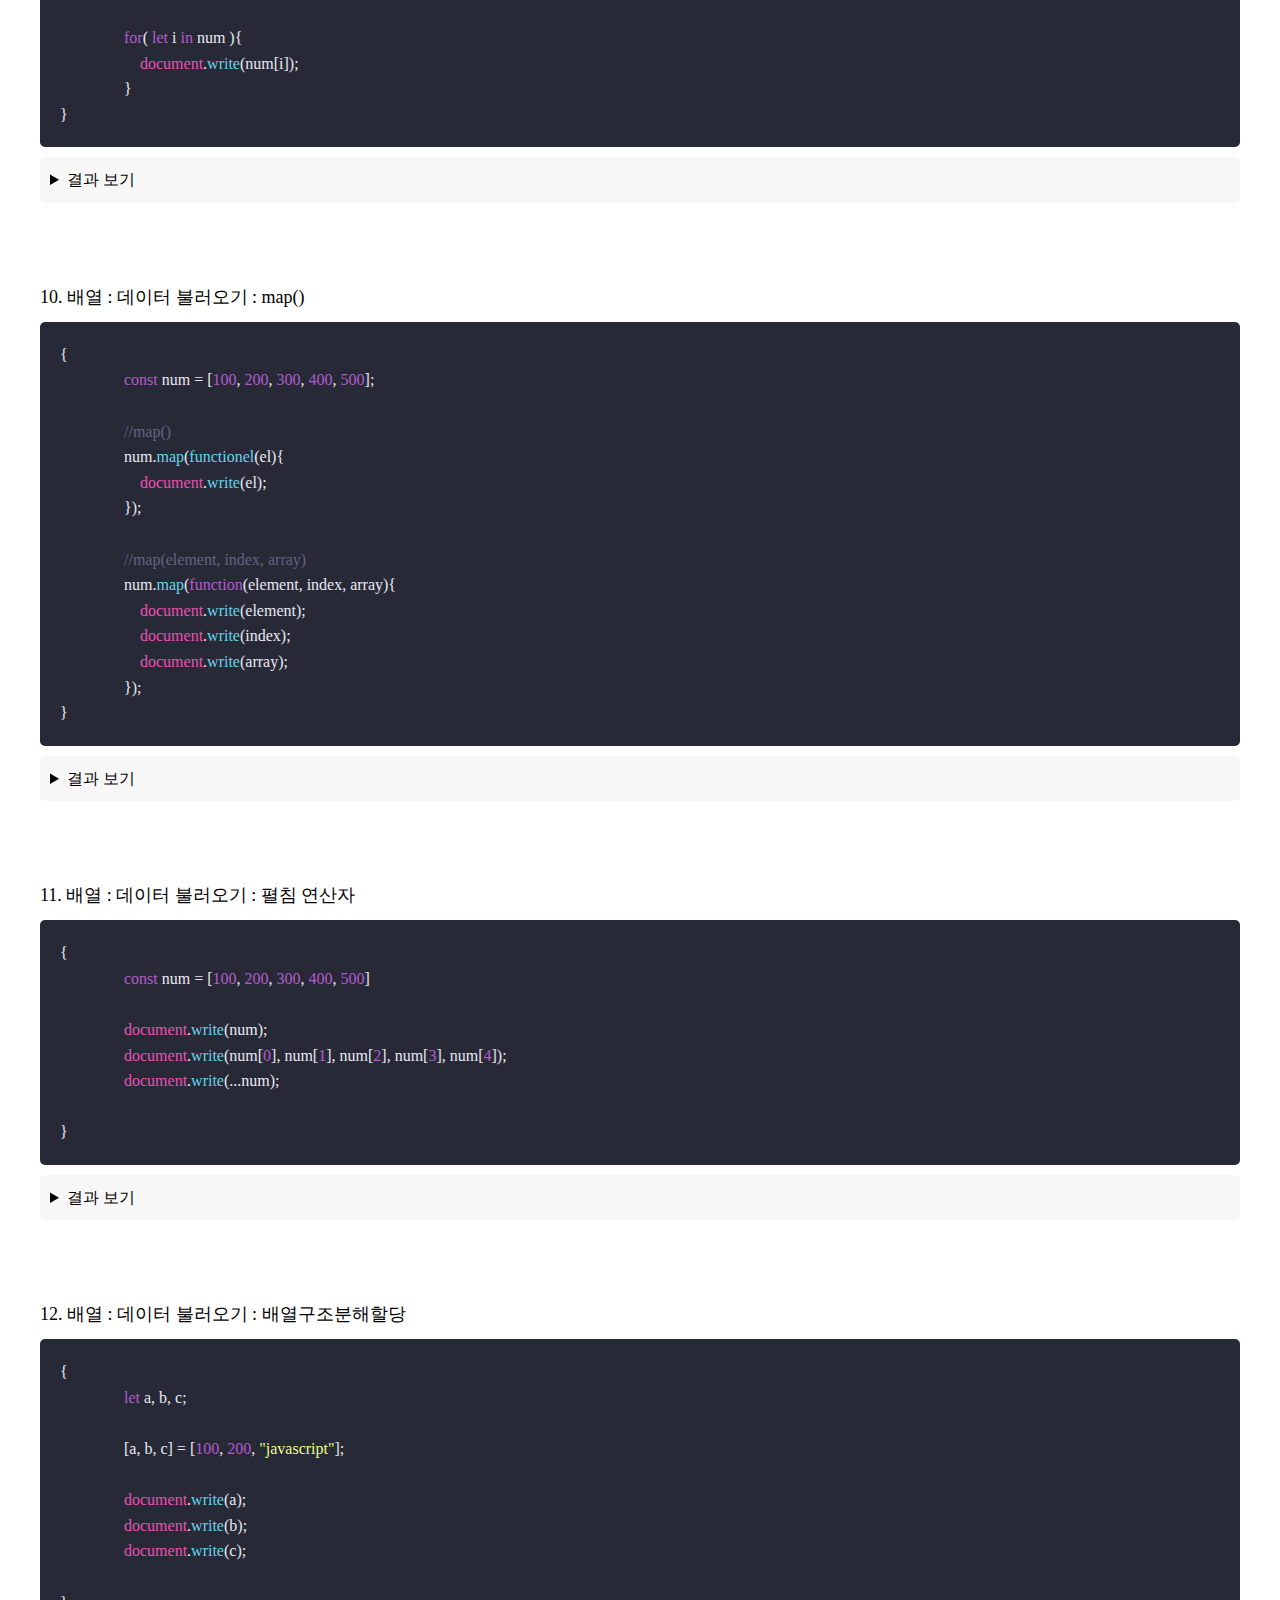
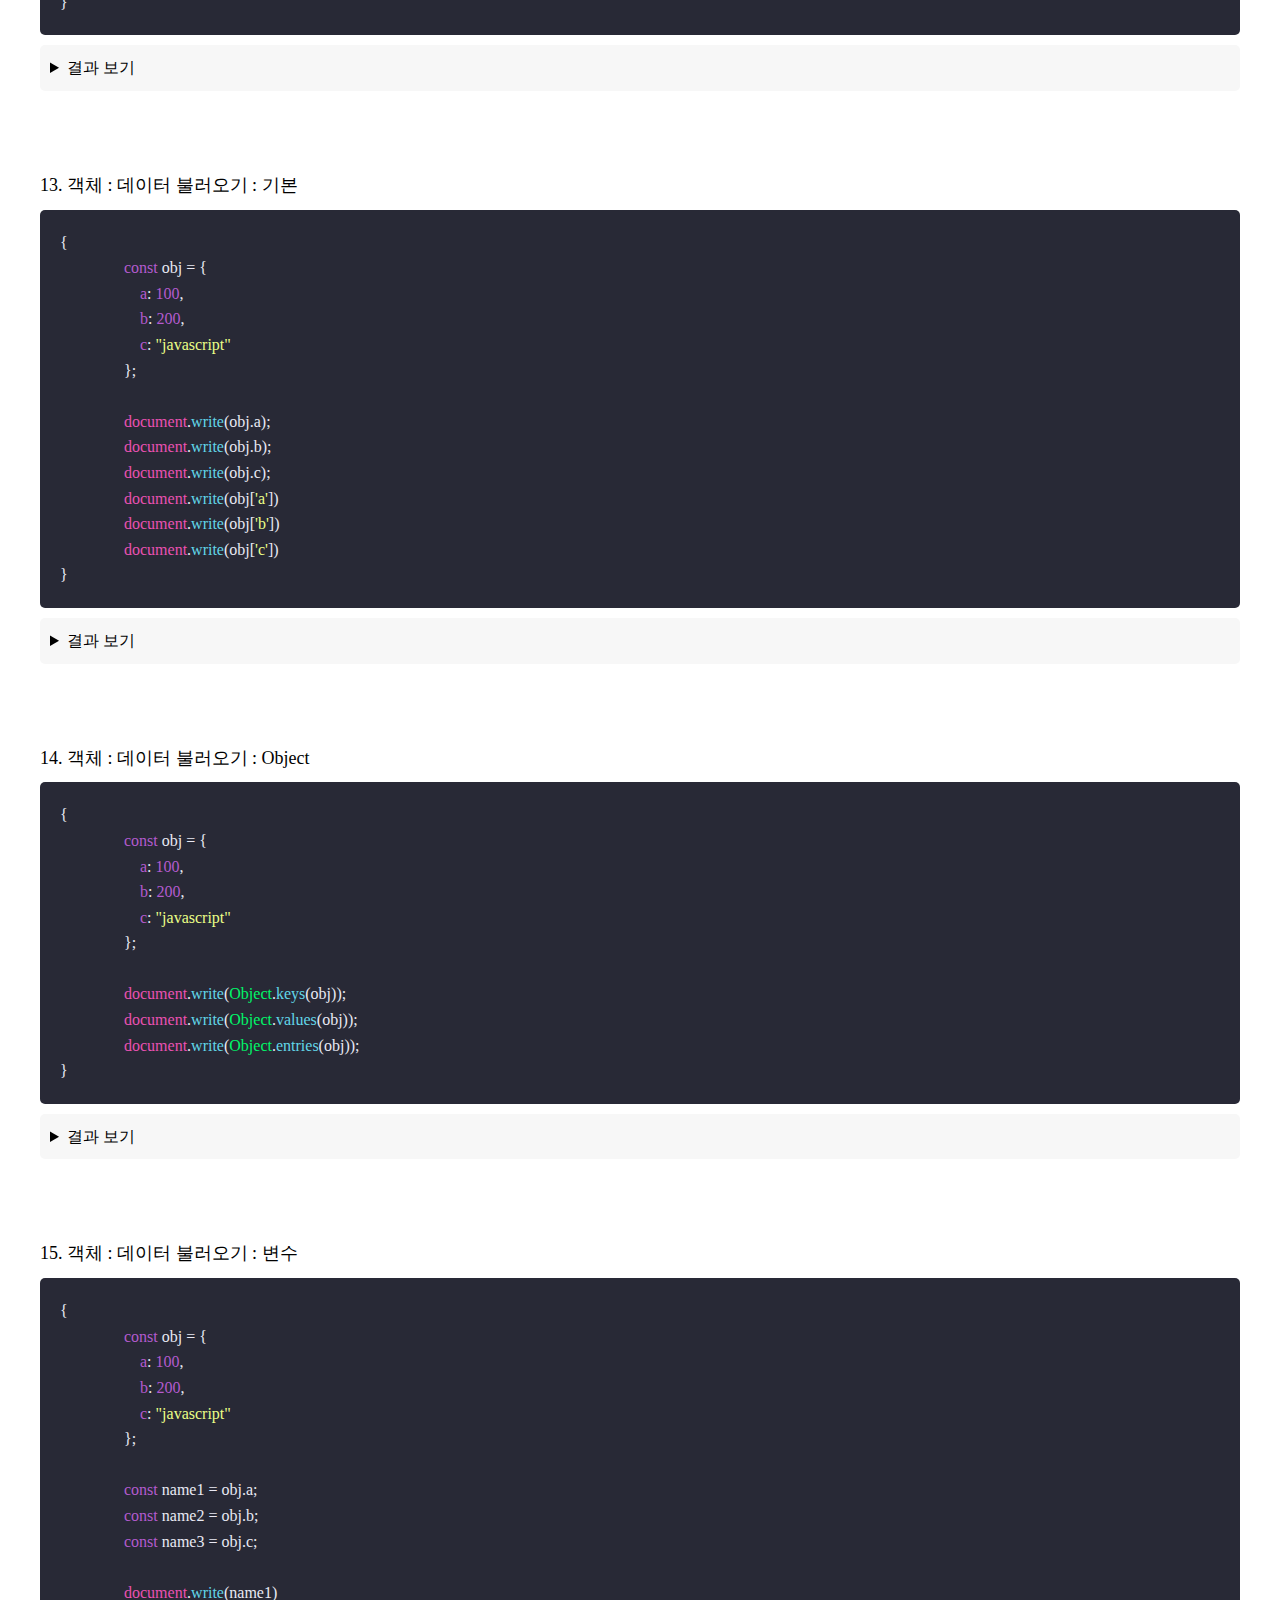
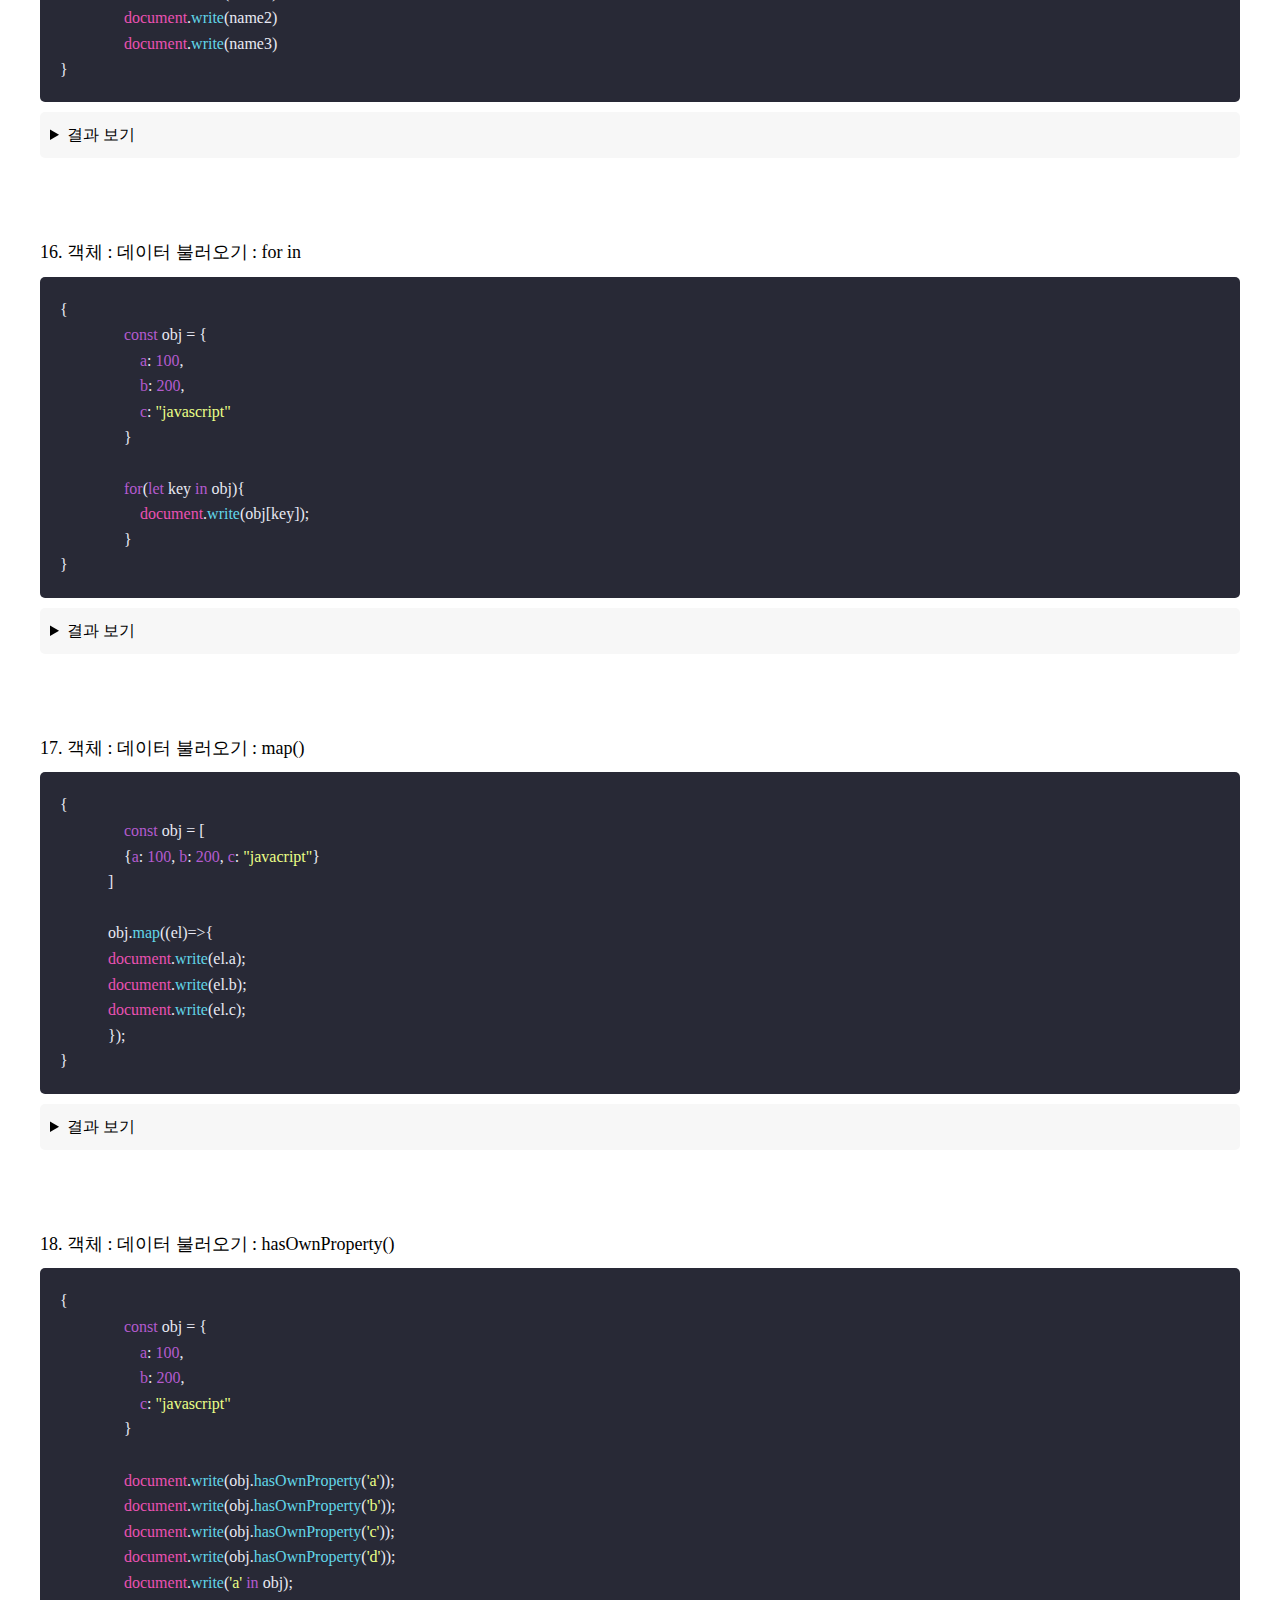
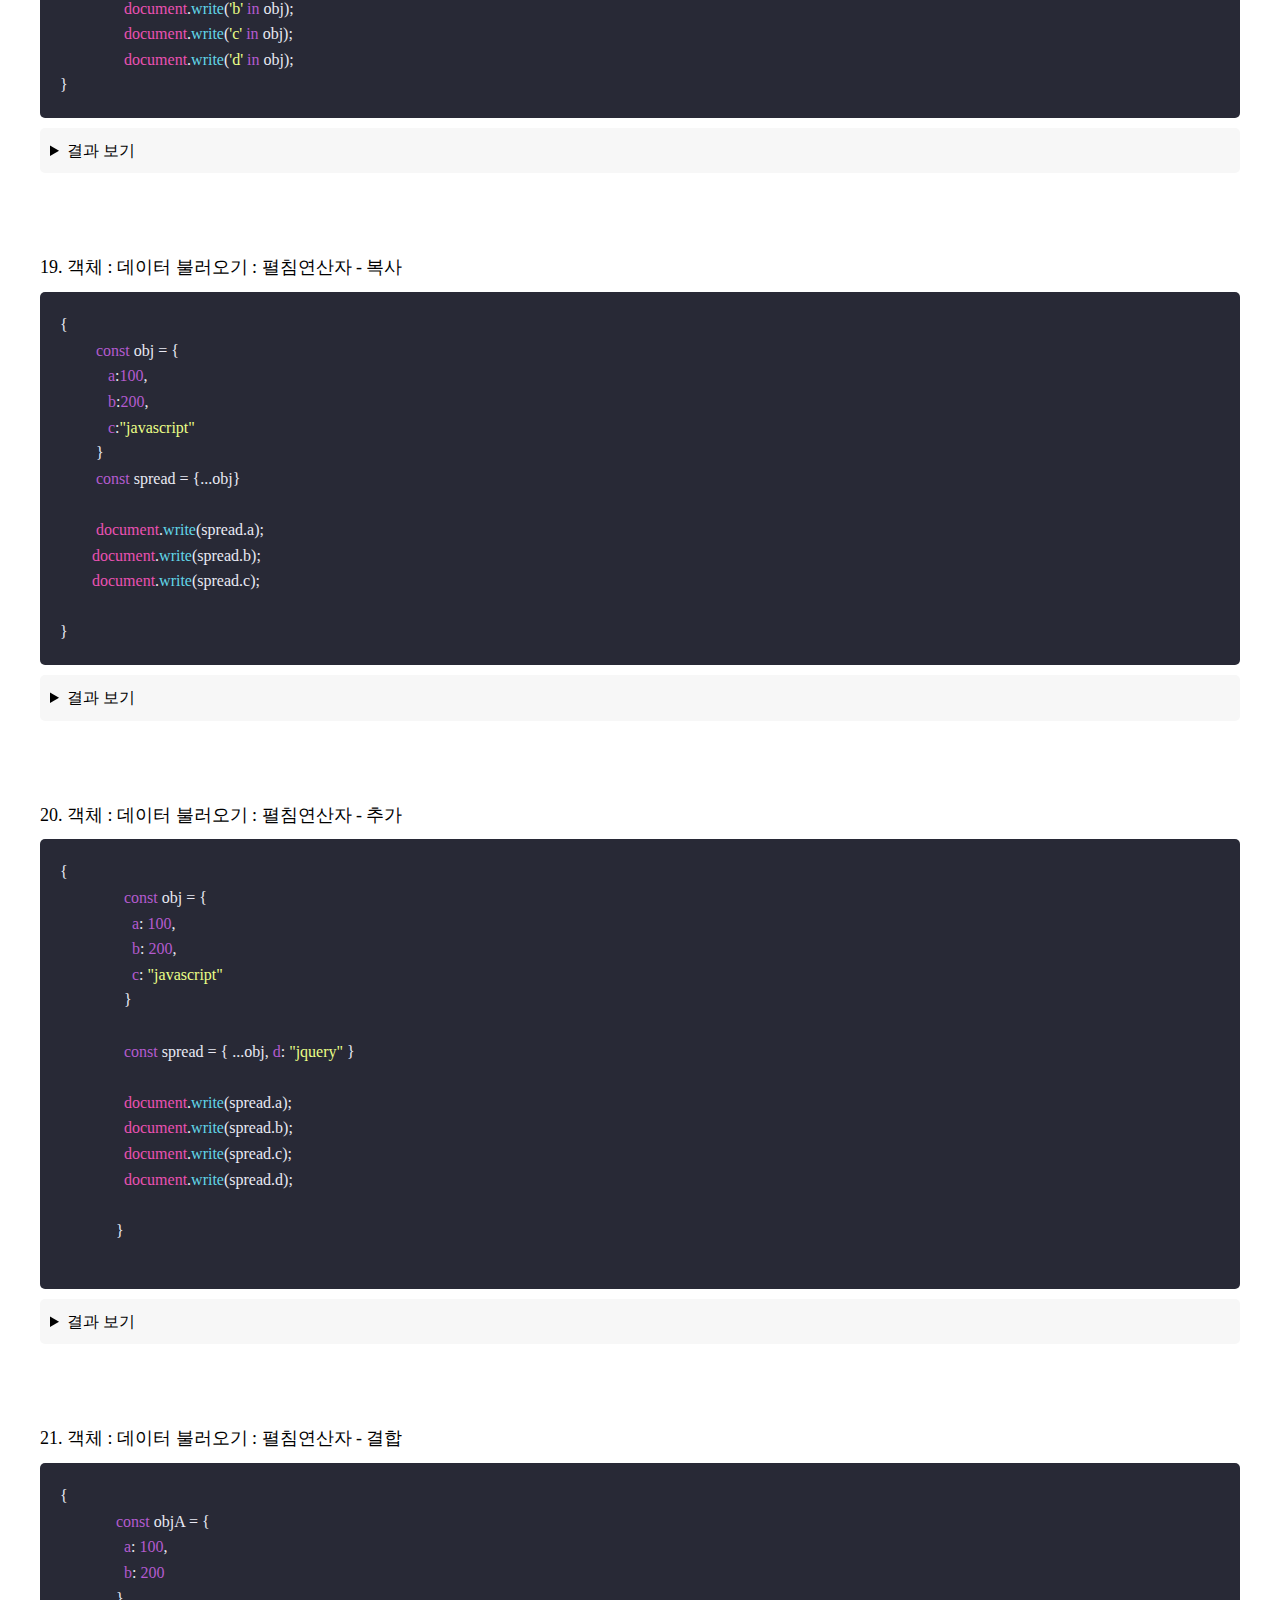
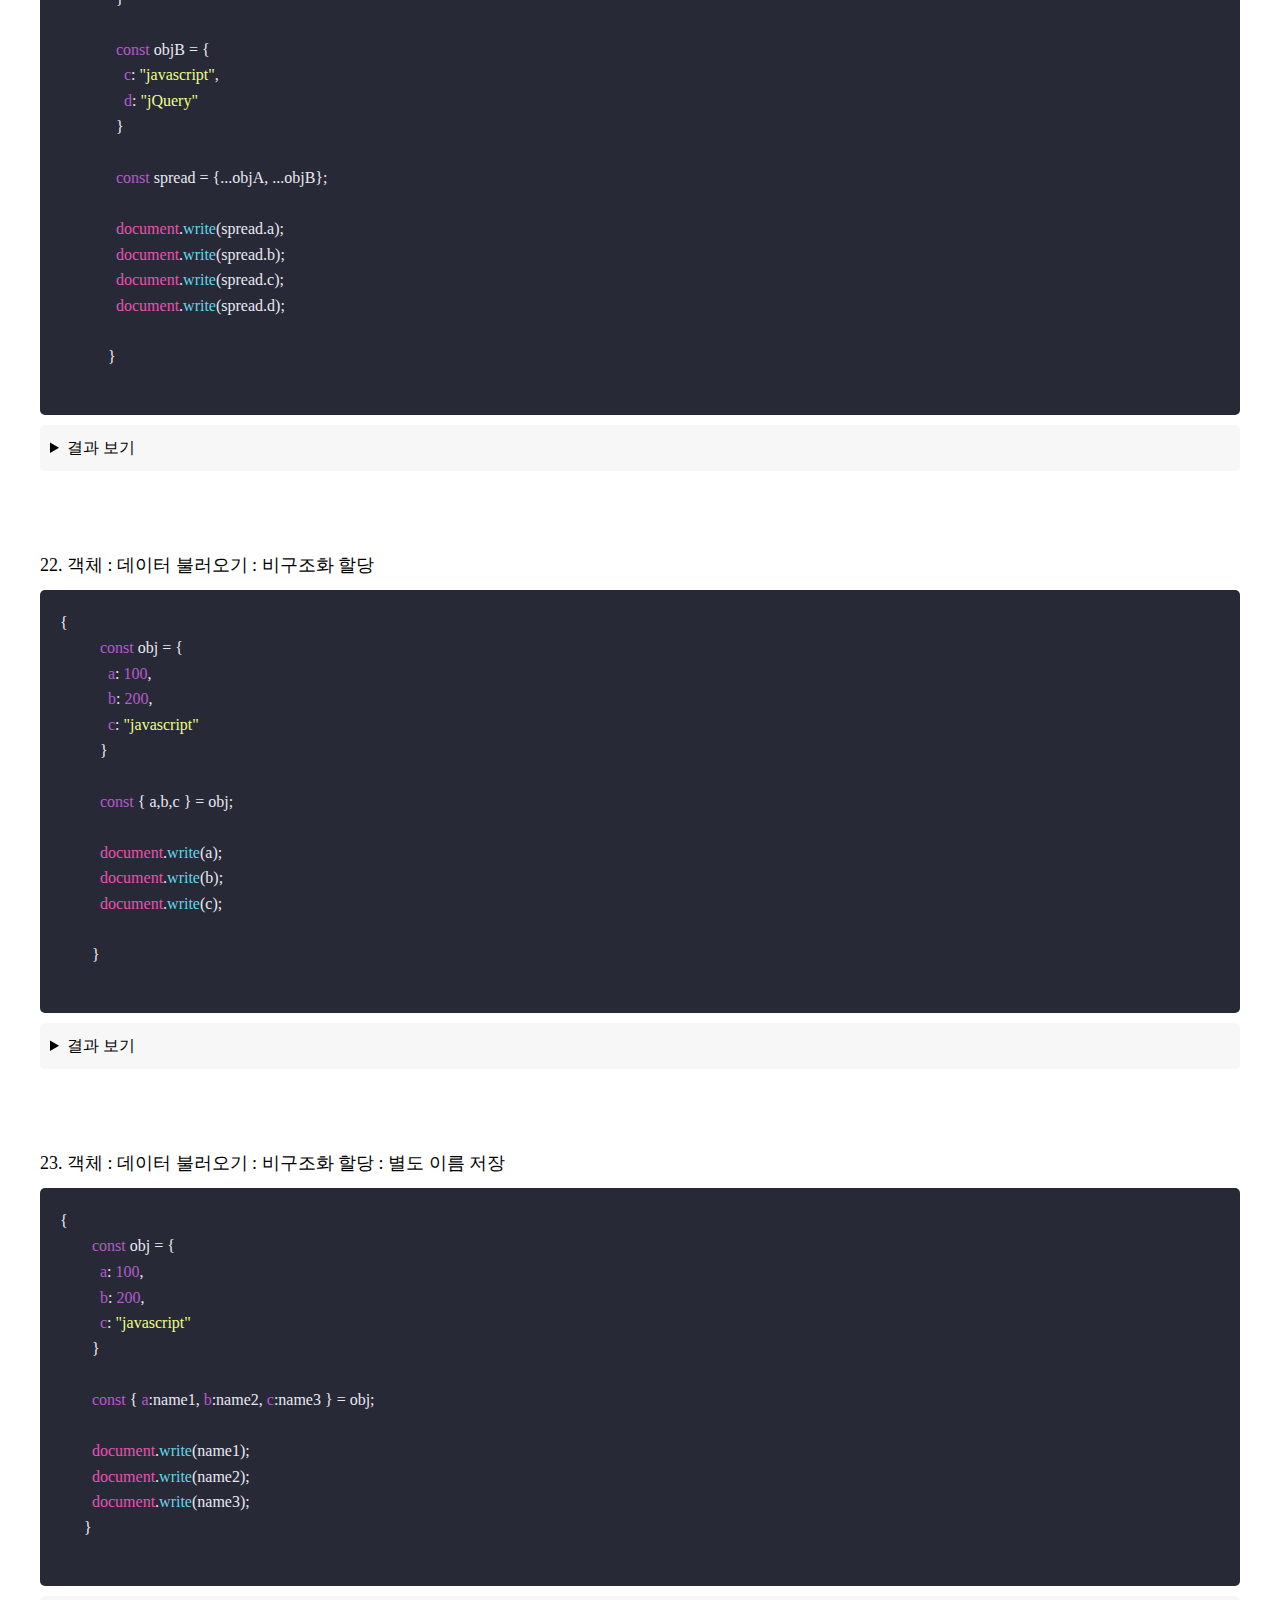
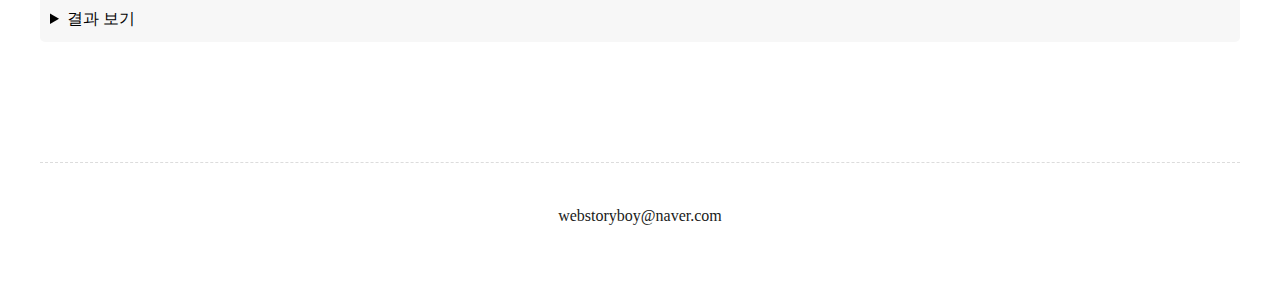
<file: javascript02.html>
<!DOCTYPE html>
<html lang="ko">
  <head>
    <meta charset="UTF-8" />
    <meta http-equiv="X-UA-Compatible" content="IE=edge" />
    <meta name="viewport" content="width=device-width, initial-scale=1.0" />
    <title>자바스크립트 : 데이터 불러오기</title>

    <link rel="stylesheet" href="assets/css/style.css" />
    <link rel="stylesheet" href="assets/css/dracula.css" />
  </head>

  <body>
    <header id="header">
      <h1><a href="index.html">Javascript</a></h1>
      <nav class="header_nav">
        <ul>
          <li>
            <a href="javascript01.html">데이터 저장하기</a>
          </li>
          <li class="active"><a href="javascript02.html">데이터 불러오기</a></li>
          <li><a href="javascript03.html">데이터 실행하기</a></li>
          <li><a href="javascript04.html">데이터 제어하기</a></li>
        </ul>
        <ul>
          <li><a href="javascript05.html">문자열 객체</a></li>
          <li><a href="javascript06.html">배열 객체</a></li>
          <li><a href="javascript07.html">수학 객체</a></li>
          <li><a href="javascript08.html">숫자 객체</a></li>
          <li><a href="javascript09.html">브라우저 객체</a></li>
          <li><a href="javascript10.html">요소 객체</a></li>
          <li><a href="javascript11.html">이벤트 객체</a></li>
          <li><a href="javascript12.html">제이쿼리</a></li>
        </ul>
        <ul class="effect">
          <li><a href="effect/searchEffect.html">검색 효과</a></li>
          <li><a href="effect/quizEffect.html">퀴즈 효과</a></li>
          <li><a href="effect/dataEffect.html">데이터 효과</a></li>
          <li><a href="effect/mouseEffect.html">마우스 효과</a></li>
          <li><a href="effect/sliderEffect.html">슬라이드 효과</a></li>
          <li><a href="effect/parallaxEffect.html">패랠랙스 효과</a></li>
          <li><a href="effect/gameEffect.html">게임 효과</a></li>
        </ul>
      </nav>
    </header>
    <!-- //header -->

    <main id="main">
      <div class="container">
        <div class="main_menu">
          <ul>
            <li><a href="#sample01">01. 변수 : 데이터 불러오기</a></li>
            <li>
              <a href="#sample02">02. 상수 : 데이터 불러오기</a>
            </li>
            <li>
              <a href="#sample03">03. 배열 : 데이터 불러오기</a>
            </li>
            <li>
              <a href="#sample04">04. 배열 : 데이터 불러오기: 2차 배열</a>
            </li>
            <li>
              <a href="#sample05">05. 배열 : 데이터 불러오기: 갯수 구하기</a>
            </li>
            <li>
              <a href="#sample06">06. 배열 : 데이터 불러오기: for()문</a>
            </li>
            <li>
              <a href="#sample07">07. 배열 : 데이터 불러오기: forEach()</a>
            </li>
            <li>
              <a href="#sample08">08. 배열 : 데이터 불러오기: for of</a>
            </li>
            <li>
              <a href="#sample09">09. 배열 : 데이터 불러오기: for in</a>
            </li>
            <li>
              <a href="#sample10">10. 배열 : 데이터 불러오기: map()</a>
            </li>
            <li>
              <a href="#sample11">11. 배열 : 데이터 불러오기: 펼침연산자</a>
            </li>
            <li>
              <a href="#sample12"
                >12. 배열 : 데이터 불러오기 : 배열구조분해할당</a
              >
            </li>
            <li>
              <a href="#sample13">13. 객체 : 데이터 불러오기 : 기본</a>
            </li>
            <li>
              <a href="#sample14">14. 객체 : 데이터 불러오기 : Object</a>
            </li>
            <li>
              <a href="#sample15">15. 객체 : 데이터 불러오기 : 변수</a>
            </li>
            <li>
              <a href="#sample16">16. 객체 : 데이터 불러오기 : for in</a>
            </li>
            <li>
              <a href="#sample17">17. 객체 : 데이터 불러오기 : map()</a>
            </li>
            <li>
              <a href="#sample18"
                >18. 객체 : 데이터 불러오기 : hasOwnProperty()</a
              >
            </li>
            <li>
              <a href="#sample19"
                >19. 객체 : 데이터 불러오기 : 펼침연산자 - 복사</a
              >
            </li>
            <li>
              <a href="#sample20"
                >20. 객체 : 데이터 불러오기 : 펼침연산자 - 추가</a
              >
            </li>
            <li>
              <a href="#sample21"
                >21. 객체 : 데이터 불러오기 : 펼침연산자 - 결합</a
              >
            </li>
            <li>
              <a href="#sample22">22. 객체 : 데이터 불러오기 : 비구조화 할당</a>
            </li>
            <li>
              <a href="#sample23"
                >23. 객체 : 데이터 불러오기 : 객체구조분해할당</a
              >
            </li>
            
          </ul>
        </div>
        <div class="main_sample">
          <div id="sample01" class="sample">
            <h3>01. 변수 : 데이터 불러오기</h3>
            <p></p>
            <div class="script">
              <pre><code lang="language-js">{
let x =100, y=200, z="javascript";
document.write(x); //100
document.write(y); //200
document.write(z); //javascript
              }
</code></pre>
            </div>
            <div class="result">
              <details>
                <summary>결과 보기</summary>
                <div class="sample01_result"></div>
              </details>
            </div>
          </div>
          <!-- sample01 -->

          <div id="sample02" class="sample">
            <h3>02. 상수: 데이터 불러오기</h3>
            <p>
             
            </p>
            <div class="script">
              <pre><code lang="language-js">{
    const x =100, y=200, z="javascript"
    document.write(x); //100
    document.write(y); //200
    document.write(z); //javascript    
}
</code></pre>
            </div>
            <div class="result">
              <details>
                <summary>결과 보기</summary>
                <div class="sample02_result"></div>
              </details>
            </div>
          </div>
          <!-- sample02 -->

          <div id="sample03" class="sample">
            <h3>03. 배열: 데이터 불러오기</h3>
            <p>
              
            </p>
            <div class="script">
              <pre><code lang="language-js">{
const arr =[100,200,"javascript"];

document.write(arr[0]); //100
document.write(arr[1]); //200
document.write(arr[2]); //javascript
}
</code></pre>
            </div>
            <div class="result">
              <details>
                <summary>결과 보기</summary>
                <div class="sample03_result">
                  100 <br>200
                  <br>
                  javascript
                </div>
              </details>
            </div>
          </div>
          <!-- sample03 -->

          <div id="sample04" class="sample">
            <h3>04. 배열: 데이터 불러오기: 2차 배열</h3>
            <p>
              
            </p>
            <div class="script">
              <pre><code lang="language-js">{
    const arr=[100,200,["javascript","jquery"]];

    document.write(arr[0]); //100
    document.write(arr[1]); //200
    document.write(arr[2]); // ["javascript", "jquery"] ❌ javascript,jquery
    document.write(arr[2][0]); // "javascript"
    document.write(arr[2][1]); // "jquery"
}
</code></pre>
            </div>
            <div class="result">
              <details>
                <summary>결과 보기</summary>
                <div class="sample04_result">
                  100 <br>
                  200 <br>
                  javascript,jquery <br>
                  javascript <br>
                  jquery
                </div>
              </details>
            </div>
          </div>
          <!-- sample04 -->

          <div id="sample05" class="sample">
            <h3>05. 배열: 데이터 불러오기: 갯수 구하기</h3>
            <p>
              
            </p>
            <div class="script">
              <pre><code lang="language-js">{
                const arr=[100,200, "javascript"];
                document.write(arr.length); // ❌ 3
</code></pre>
            </div>
            <div class="result">
              <details>
                <summary>결과 보기</summary>
                <div class="sample05_result">
                  3
                </div>
              </details>
            </div>
          </div>
          <!-- sample05 -->

          <div id="sample06" class="sample">
            <h3>06. 배열 : 데이터 불러오기:for()문/h3>
            <p>
              
            </p>
            <div class="script">
              <pre><code lang="language-js">{
   const arr =[100,200,300,400,500];
   for( let i=0; i < arr.length; i++){
    document.write(arr[i]); //100200300400500
}
}
</code></pre>
            </div>
            <div class="result">
              <details>
                <summary>결과 보기</summary>
                <div class="sample06_result">
                  100 <br>
                  200 <br>
                  300 <br>
                  400 <br>
                  500
                </div>
              </details>
            </div>
          </div>
          <!-- sample06 -->

          <div id="sample07" class="sample">
            <h3>07. 배열 : 데이터 불러오기 : forEach()</h3>
            <p>
              
            </p>
            <div class="script">
              <pre><code lang="language-js">{
                const num = [100, 200, 300, 400, 500];

                document.write(num[0]);
                document.write(num[1]);
                document.write(num[2]);
                document.write(num[3]);
                document.write(num[4]);
            
                //for문
                for( i=0; i < num.length; i++ ){
                    document.write(num[i]);
                }
            
                //forEach()
                num.forEach(function(el){
                    document.write(el);
                });
            
                //forEach(element, index, array)
                num.forEach(function(element, index, array){
                    document.write(element);
                    document.write(index);
                    document.write(array);
                });
}
</code></pre>
            </div>
            <div class="result">
              <details>
                <summary>결과 보기</summary>
                <div class="sample07_result">
                  100 200 300 400 500 <br>
                  100 200 300 400 500 <br>
                  100 200 300 400 500 <br>
                  100 0 100,200,300,400,500 <br>
                  200 1 100,200,300,400,500 <br>
                  300 2 100,200,300,400,500 <br>
                  400 3 100,200,300,400,500 <br>
                  500 4 100,200,300,400,500
                </div>
              </details>
            </div>
          </div>
          <!-- sample07 -->

          <div id="sample08" class="sample">
            <h3>08. 배열 : 데이터 불러오기 : for of</h3>
            <p>
              
            </p>
            <div class="script">
              <pre><code lang="language-js">{
                const num = [100, 200, 300, 400, 500];

                for( let i of num ){
                    document.write(i);
                }
}
</code></pre>
            </div>
            <div class="result">
              <details>
                <summary>결과 보기</summary>
                <div class="sample08_result">
                  100 200 300 400 500
                </div>
              </details>
            </div>
          </div>
          <!-- sample08 -->

          <div id="sample09" class="sample">
            <h3>09. 배열 : 데이터 불러오기 : for in</h3>
            <p>
              
            </p>
            <div class="script">
              <pre><code lang="language-js">{
                const num = [100, 200, 300, 400, 500];

                for( let i in num ){
                    document.write(i);
                }
            
                for( let i in num ){
                    document.write(num[i]);
                }
}
</code></pre>
            </div>
            <div class="result">
              <details>
                <summary>결과 보기</summary>
                <div class="sample09_result">
                  0 1 2 3 4 <br>
                  100 200 300 400 500
                </div>
              </details>
            </div>
          </div>
          <!-- sample09 -->

          <div id="sample10" class="sample">
            <h3>10. 배열 : 데이터 불러오기 : map()</h3>
            <p>
             
            </p>
            <div class="script">
              <pre><code lang="language-js">{
                const num = [100, 200, 300, 400, 500];

                //map()
                num.map(functionel(el){
                    document.write(el);
                });
            
                //map(element, index, array)
                num.map(function(element, index, array){
                    document.write(element);
                    document.write(index);
                    document.write(array);
                });
}
</code></pre>
            </div>
            <div class="result">
              <details>
                <summary>결과 보기</summary>
                <div class="sample10_result">
                  100 200 300 400 500 <br>
                  100 0 100,200,300,400,500 <br>
                  200 1 100,200,300,400,500 <br>
                  300 2 100,200,300,400,500 <br>
                  400 3 100,200,300,400,500 <br>
                  500 4 100,200,300,400,500
                </div>
              </details>
            </div>
          </div>
          <!-- sample10 -->

          <div id="sample11" class="sample">
            <h3>11. 배열 : 데이터 불러오기 : 펼침 연산자</h3>
            <p>
              
            </p>
            <div class="script">
              <pre><code lang="language-js">{
                const num = [100, 200, 300, 400, 500]

                document.write(num);
                document.write(num[0], num[1], num[2], num[3], num[4]);
                document.write(...num);

}
</code></pre>
            </div>
            <div class="result">
              <details>
                <summary>결과 보기</summary>
                <div class="sample11_result">
                  100,200,300,400,500 <br>
                  100,200,300,400,500 <br>
                  100,200,300,400,500
                </div>
              </details>
            </div>
          </div>
          <!-- sample11 -->

          <div id="sample12" class="sample">
            <h3>12. 배열 : 데이터 불러오기 : 배열구조분해할당</h3>
            <p>
             
            </p>
            <div class="script">
              <pre><code lang="language-js">{
                let a, b, c;

                [a, b, c] = [100, 200, "javascript"];
            
                document.write(a);
                document.write(b);
                document.write(c);

}
</code></pre>
            </div>
            <div class="result">
              <details>
                <summary>결과 보기</summary>
                <div class="sample12_result">
                  100 <br>
                  200 <br>
                  javascript
                </div>
              </details>
            </div>
          </div>
          <!-- sample12 -->

          <div id="sample13" class="sample">
            <h3>13. 객체 : 데이터 불러오기 : 기본</h3>
            <p>
             
            </p>
            <div class="script">
              <pre><code lang="language-js">{
                const obj = {
                    a: 100,
                    b: 200,
                    c: "javascript"
                };
            
                document.write(obj.a);
                document.write(obj.b);
                document.write(obj.c);
                document.write(obj['a'])
                document.write(obj['b'])
                document.write(obj['c'])
}
</code></pre>
            </div>
            <div class="result">
              <details>
                <summary>결과 보기</summary>
                <div class="sample13_result">
                  100 <br>
                  200 <br>
                  javascript <br>
                  100 <br>
                  200 <br>
                  javascript
                </div>
              </details>
            </div>
          </div>
          <!-- sample13 -->

          <div id="sample14" class="sample">
            <h3>14. 객체 : 데이터 불러오기 : Object</h3>
            <p></p>
            <div class="script">
              <pre><code lang="language-js">{
                const obj = {
                    a: 100,
                    b: 200,
                    c: "javascript"
                };
            
                document.write(Object.keys(obj));
                document.write(Object.values(obj));
                document.write(Object.entries(obj));
}
</code></pre>
            </div>
            <div class="result">
              <details>
                <summary>결과 보기</summary>
                <div class="sample14_result">
                  a,b,c <br>
                  100,200,javascript <br>
                  a,100,b,200,c,javascript
                </div>
              </details>
            </div>
          </div>
          <!-- sample14 -->

          <div id="sample15" class="sample">
            <h3>15. 객체 : 데이터 불러오기 : 변수</h3>
            <p></p>
            <div class="script">
              <pre><code lang="language-js">{
                const obj = {
                    a: 100,
                    b: 200,
                    c: "javascript"
                };
            
                const name1 = obj.a;
                const name2 = obj.b;
                const name3 = obj.c;
            
                document.write(name1)
                document.write(name2)
                document.write(name3)
}
</code></pre>
            </div>
            <div class="result">
              <details>
                <summary>결과 보기</summary>
                <div class="sample15_result">
                  100 <br>
                  200 <br>
                  javascript
                </div>
              </details>
            </div>
          </div>
          <!-- sample15 -->

          <div id="sample16" class="sample">
            <h3>16. 객체 : 데이터 불러오기 : for in</h3>
            <p></p>
            <div class="script">
              <pre><code lang="language-js">{
                const obj = {
                    a: 100,
                    b: 200,
                    c: "javascript"
                }
            
                for(let key in obj){
                    document.write(obj[key]);
                }
}
</code></pre>
            </div>
            <div class="result">
              <details>
                <summary>결과 보기</summary>
                <div class="sample16_result">
                  100 <br>
                  200 <br>
                  javascript
                </div>
              </details>
            </div>
          </div>
          <!-- sample16 -->

          <div id="sample17" class="sample">
            <h3>17. 객체 : 데이터 불러오기 : map()</h3>
            <p></p>
            <div class="script">
              <pre><code lang="language-js">{
                const obj = [
                {a: 100, b: 200, c: "javacript"}
            ]
        
            obj.map((el)=>{
            document.write(el.a);
            document.write(el.b);
            document.write(el.c);
            });
}
</code></pre>
            </div>
            <div class="result">
              <details>
                <summary>결과 보기</summary>
                <div class="sample17_result">
                  100 <br>
                  200 <br>
                  javacript
                </div>
              </details>
            </div>
          </div>
          <!-- sample17 -->
          <div id="sample18" class="sample">
            <h3>18. 객체 : 데이터 불러오기 : hasOwnProperty()</h3>
            <p></p>
            <div class="script">
              <pre><code lang="language-js">{
                const obj = {
                    a: 100,
                    b: 200,
                    c: "javascript"
                }
            
                document.write(obj.hasOwnProperty('a'));
                document.write(obj.hasOwnProperty('b'));
                document.write(obj.hasOwnProperty('c'));
                document.write(obj.hasOwnProperty('d'));
                document.write('a' in obj);
                document.write('b' in obj);
                document.write('c' in obj);
                document.write('d' in obj);
}
</code></pre>
            </div>
            <div class="result">
              <details>
                <summary>결과 보기</summary>
                <div class="sample18_result">
                    true <br>
                    true<br>
                    true<br>
                    false<br>
                    true<br>
                    true<br>
                    true<br>
                    false
                </div>
              </details>
            </div>
          </div>
        
        <!-- sample18 -->
        <div id="sample19" class="sample">
            <h3>19. 객체 : 데이터 불러오기 : 펼침연산자 - 복사</h3>
            <p></p>
            <div class="script">
              <pre><code lang="language-js">{
         const obj = {
            a:100,
            b:200,
            c:"javascript"
         }
         const spread = {...obj}

         document.write(spread.a);
        document.write(spread.b);
        document.write(spread.c);

}
</code></pre>
            </div>
            <div class="result">
              <details>
                <summary>결과 보기</summary>
                <div class="sample19_result">
                    100 <br>
                    200 <br>
                    javascript <br>

                </div>
              </details>
            </div>
          </div>
          <!-- sample19 -->
          <div id="sample20" class="sample">
            <h3>20. 객체 : 데이터 불러오기 : 펼침연산자 - 추가</h3>
            <p></p>
            <div class="script">
              <pre><code lang="language-js">{
                const obj = {
                  a: 100,
                  b: 200,
                  c: "javascript"
                }
                
                const spread = { ...obj, d: "jquery" }
                
                document.write(spread.a);
                document.write(spread.b);
                document.write(spread.c);
                document.write(spread.d);
                
              }
            </code></pre>
          </div>
          <div class="result">
            <details>
              <summary>결과 보기</summary>
              <div class="sample20_result">
                100 <br>
                200 <br>
                javascript <br>
                jquery <br>
                
              </div>
            </details>
          </div>
        </div>
        <!-- sample20 -->
        <div id="sample21" class="sample">
          <h3>21. 객체 : 데이터 불러오기 : 펼침연산자 - 결합</h3>
          <p></p>
          <div class="script">
            <pre><code lang="language-js">{
              const objA = {
                a: 100,
                b: 200
              }
              
              const objB = {
                c: "javascript",
                d: "jQuery"
              }
              
              const spread = {...objA, ...objB};
              
              document.write(spread.a);
              document.write(spread.b);
              document.write(spread.c);
              document.write(spread.d);
              
            }
          </code></pre>
        </div>
        <div class="result">
          <details>
            <summary>결과 보기</summary>
            <div class="sample21_result">
              100 <br>
              200 <br>
              javascript <br>
              jquery <br>
              
            </div>
          </details>
        </div>
      </div>
    <!-- sample21 -->
    <div id="sample22" class="sample">
      <h3>22. 객체 : 데이터 불러오기 : 비구조화 할당</h3>
      <p></p>
      <div class="script">
        <pre><code lang="language-js">{
          const obj = {
            a: 100,
            b: 200,
            c: "javascript"
          }
          
          const { a,b,c } = obj;
          
          document.write(a);
          document.write(b);
          document.write(c);
          
        }
      </code></pre>
    </div>
    <div class="result">
      <details>
        <summary>결과 보기</summary>
        <div class="sample22_result">
          100 <br>
          200 <br>
          javacript <br>
          
        </div>
      </details>
    </div>
  </div>
  <!-- sample22 -->
  <div id="sample23" class="sample">
    <h3>23. 객체 : 데이터 불러오기 : 비구조화 할당 : 별도 이름 저장</h3>
    <p></p>
    <div class="script">
      <pre><code lang="language-js">{
        const obj = {
          a: 100,
          b: 200,
          c: "javascript"
        }
        
        const { a:name1, b:name2, c:name3 } = obj;
        
        document.write(name1);
        document.write(name2);
        document.write(name3);
      }
    </code></pre>
  </div>
  <div class="result">
    <details>
      <summary>결과 보기</summary>
      <div class="sample23_result">
        100 <br>
        200 <br>
        javascript <br>
        
      </div>
    </details>
  </div>
  </div>
  <!-- sample23 -->
      </div>

</main>
<!-- //main -->

<footer id="footer">
  <a href="mailto:webstoryboy@naver.com">webstoryboy@naver.com</a>
</footer>
<!-- //footer -->


    <script src="assets/js/highlight.min.js"></script>
    <script>
      hljs.highlightAll();
    </script>
    <script>
      // // 01
      // {
      //   let x =100, y=200, z="javascript";

      //   //document.write(x);
      //   //document.write(y);
      //   //document.write(z);

      //   document.querySelector(".sample01_result").innerHTML =
      //     x + "<br>" + y + "<br>" + z;
      // }

      // // 02
      // {
      //   const x=100, y=200, z="javascript"

      //   //document.write(x);
      //   //document.write(y);
      //   //document.write(z);

      //   document.querySelector(".sample02_result").innerHTML =
      //     x + "<br>" + y + "<br>" + z;
      // }

      // // 03
      // {
      //   let x = 100;
      //   let y = 200;
      //   let z = "javascript";

      //   x += 300; // 변수 x의 값에 300을 추가 (x+300)
      //   y += 400; // 변수 y의 값에 400을 추가 (y+400)
      //   z += "jquery"; // 변수 z의 값에 문자열 "jquery"를 추가 (z+"jquery")

      //   //document.write(x);
      //   //document.write(y);
      //   //document.write(z);

      //   document.querySelector(".sample03_result").innerHTML =
      //     x + "<br>" + y + "<br>" + z;
      // }

      // // 04
      // {
      //   let x1 = 100; // 전역변수
      //   let y1 = 200;

      //   function func() {
      //     let x1 = 100; // 지역변수
      //     let z1 = "javascript"; // 지역변수

      //     x1 = 200; // 지역변수 100 --> 200
      //     y1 = 300; // 전역변수 200 --> 300

      //     // document.write("함수 안<br>");
      //     // document.write(x1, "<br>");
      //     // document.write(y1, "<br>");
      //     // document.write(z1, "<br>");
      //   }
      //   func();

      //   // document.write("<br>함수 밖<br>");
      //   // document.write(x1, "<br>");
      //   // document.write(y1, "<br>");
      //   // document.write(z1); // undifined // null
      // }

      // // 05
      // {
      //   const x = 100;
      //   const y = 200;
      //   const z = "javascript";

      //   //x = 300;      // 변경할 수 없음
      //   //x = 400;
      //   //x = "jquery";

      //   // document.write(arr[0]);
      //   // document.write(arr[1]);
      //   // document.write(arr[2]);

      //   document.querySelector(".sample05_result").innerHTML =
      //     x + "<br>" + y + "<br>" + z;
      // }

      // // 06
      // {
      //   const arr = new Array();
      //   arr[0] = 100;
      //   arr[1] = 200;
      //   arr[2] = "javascript";

      //   // document.write(arr[0]);
      //   // document.write(arr[1]);
      //   // document.write(arr[2]);

      //   document.querySelector(".sample06_result").innerHTML =
      //     arr[0] + "<br>" + arr[1] + "<br>" + arr[2];
      // }

      // // 07
      // {
      //   const arr = new Array(100, 200, "javascript");

      //   // document.write(arr[0]);
      //   // document.write(arr[1]);
      //   // document.write(arr[2]);

      //   document.querySelector(".sample07_result").innerHTML =
      //     arr[0] + "<br>" + arr[1] + "<br>" + arr[2];
      // }

      // // 08
      // {
      //   const arr = [];
      //   arr[0] = 100;
      //   arr[1] = 200;
      //   arr[2] = "javascript";

      //   // document.write(arr[0]);
      //   // document.write(arr[1]);
      //   // document.write(arr[2]);

      //   document.querySelector(".sample08_result").innerHTML =
      //     arr[0] + "<br>" + arr[1] + "<br>" + arr[2];
      // }

      // // 09
      // {
      //   const arr = [100, 200, "javascript"];

      //   // document.write(arr[0]);
      //   // document.write(arr[1]);
      //   // document.write(arr[2]);

      //   document.querySelector(".sample09_result").innerHTML =
      //     arr[0] + "<br>" + arr[1] + "<br>" + arr[2];
      // }

      // // 10
      // {
      //   const obj = new Object();
      //   obj[0] = 100;
      //   obj[1] = 200;
      //   obj[2] = "javascript";

      //   // document.write(obj[0]);
      //   // document.write(obj[1]);
      //   // document.write(obj[2]);

      //   document.querySelector(".sample10_result").innerHTML =
      //     obj[0] + "<br>" + obj[1] + "<br>" + obj[2];
      // }

      // // 11
      // {
      //   const obj = new Object();
      //   obj.a = 100;
      //   obj.b = 200;
      //   obj.c = "javascript";

      //   // document.write(obj.a);
      //   // document.write(obj.b);
      //   // document.write(obj.c);

      //   document.querySelector(".sample11_result").innerHTML =
      //     obj.a + "<br>" + obj.b + "<br>" + obj.c;
      // }

      // // 12
      // {
      //   const obj = {};
      //   obj.a = 100;
      //   obj.b = 200;
      //   obj.c = "javascript";

      //   // document.write(obj.a);
      //   // document.write(obj.b);
      //   // document.write(obj.c);

      //   document.querySelector(".sample12_result").innerHTML =
      //     obj.a + "<br>" + obj.b + "<br>" + obj.c;
      // }

      // // 13
      // {
      //   const obj = { a: 100, b: 200, c: "javascript" };

      //   // document.write(obj.a);
      //   // document.write(obj.b);
      //   // document.write(obj.c);

      //   document.querySelector(".sample13_result").innerHTML =
      //     obj.a + "<br>" + obj.b + "<br>" + obj.c;
      // }

      // // 14 객체 : 배열 속의 객체
      // {
      //   const obj = [{ a: 100, b: 200 }, { c: "javascript" }];

      //   // document.write(obj[0].a);
      //   // document.write(obj[0].b);
      //   // document.write(obj[1].c);

      //   document.querySelector(".sample14_result").innerHTML =
      //     obj[0].a + "<br>" + obj[0].b + "<br>" + obj[1].c;
      // }

      // // 15 객체 : 객체 속의 배열
      // {
      //   const obj = {
      //     a: 100,
      //     b: [200, 300],
      //     c: { x: 400, y: 500 },
      //     d: "javascript",
      //   };

      //   // document.write(obj.a);
      //   // document.write(obj.b[0]);
      //   // document.write(obj.b[1]);
      //   // document.write(obj.c.x);
      //   // document.write(obj.c.y);
      //   // document.write(obj.d);

      //   document.querySelector(".sample15_result").innerHTML =
      //     obj.a +
      //     "<br>" +
      //     obj.b[0] +
      //     "<br>" +
      //     obj.b[1] +
      //     "<br>" +
      //     obj.c.x +
      //     "<br>" +
      //     obj.c.y +
      //     "<br>" +
      //     obj.d;
      // }

      // // 16 객체 : 객체 속의 변수
      // {
      //   const a = 100;
      //   const b = 200;
      //   const c = "javascript";

      //   const obj = { a, b, c };

      //   // document.write(obj.a);
      //   // document.write(obj.b);
      //   // document.write(obj.c);

      //   document.querySelector(".sample16_result").innerHTML =
      //     obj.a + "<br>" + obj.b + "<br>" + obj.c;
      // }

      // // 17 객체 : 객체 속의 함수
      // {
      //   const obj = {
      //     a: 100,
      //     b: [200, 300],
      //     c: { x: 400, y: 500 },
      //     d: "javascript",
      //     e: function () {
      //       document.write("자바스크립트가 실행되었습니다.");
      //     },
      //     f: function () {
      //       document.write(obj.d + "가 실행되었습니다.");
      //     },
      //     g: function () {
      //       document.write(this.d + "가 실행되었습니다.");
      //     },
      //   };

      //   // document.write(obj.a);
      //   // document.write(obj.b[0]);
      //   // document.write(obj.b[1]);
      //   // document.write(obj.b);
      //   // document.write(obj.c.x);
      //   // document.write(obj.c.y);
      //   // document.write(obj.c);
      //   // obj.e();
      //   // obj.f();
      //   // obj.g();
      // }
    </script>
  </body>
</html>
</file>
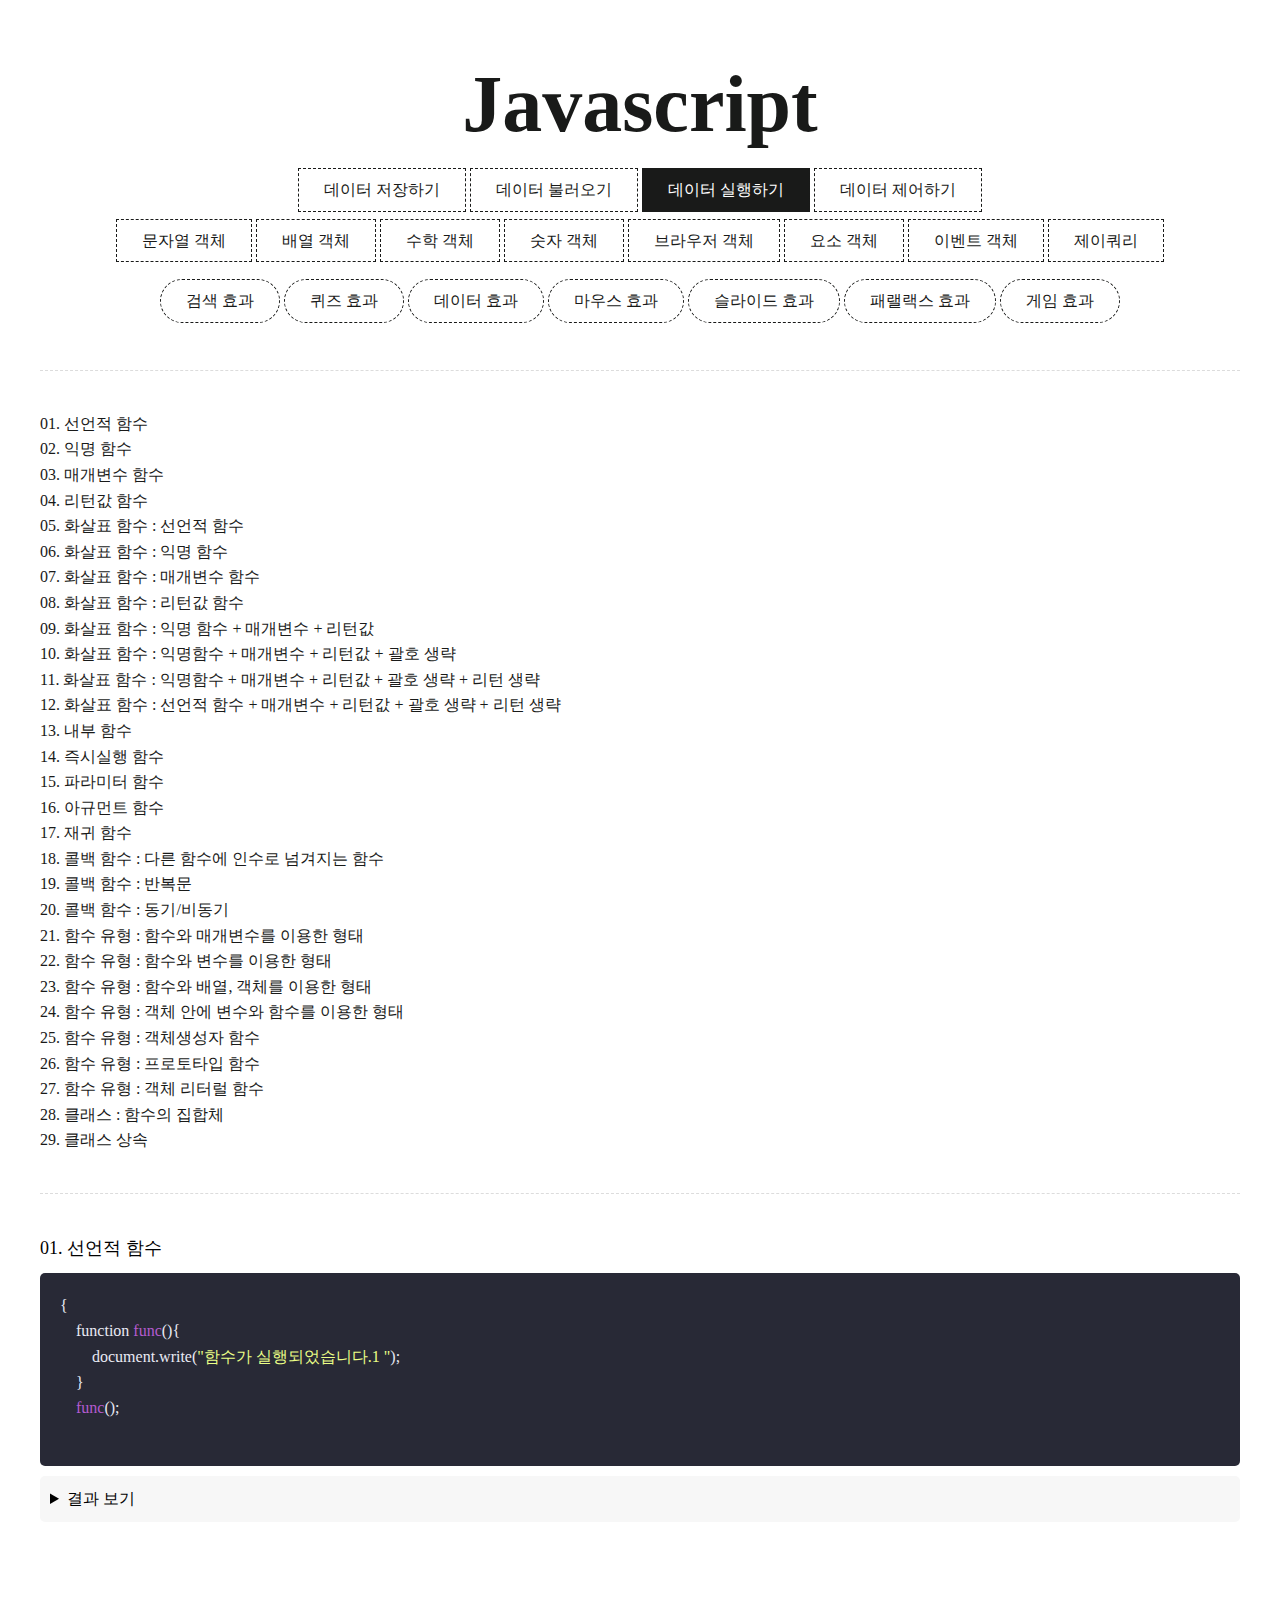
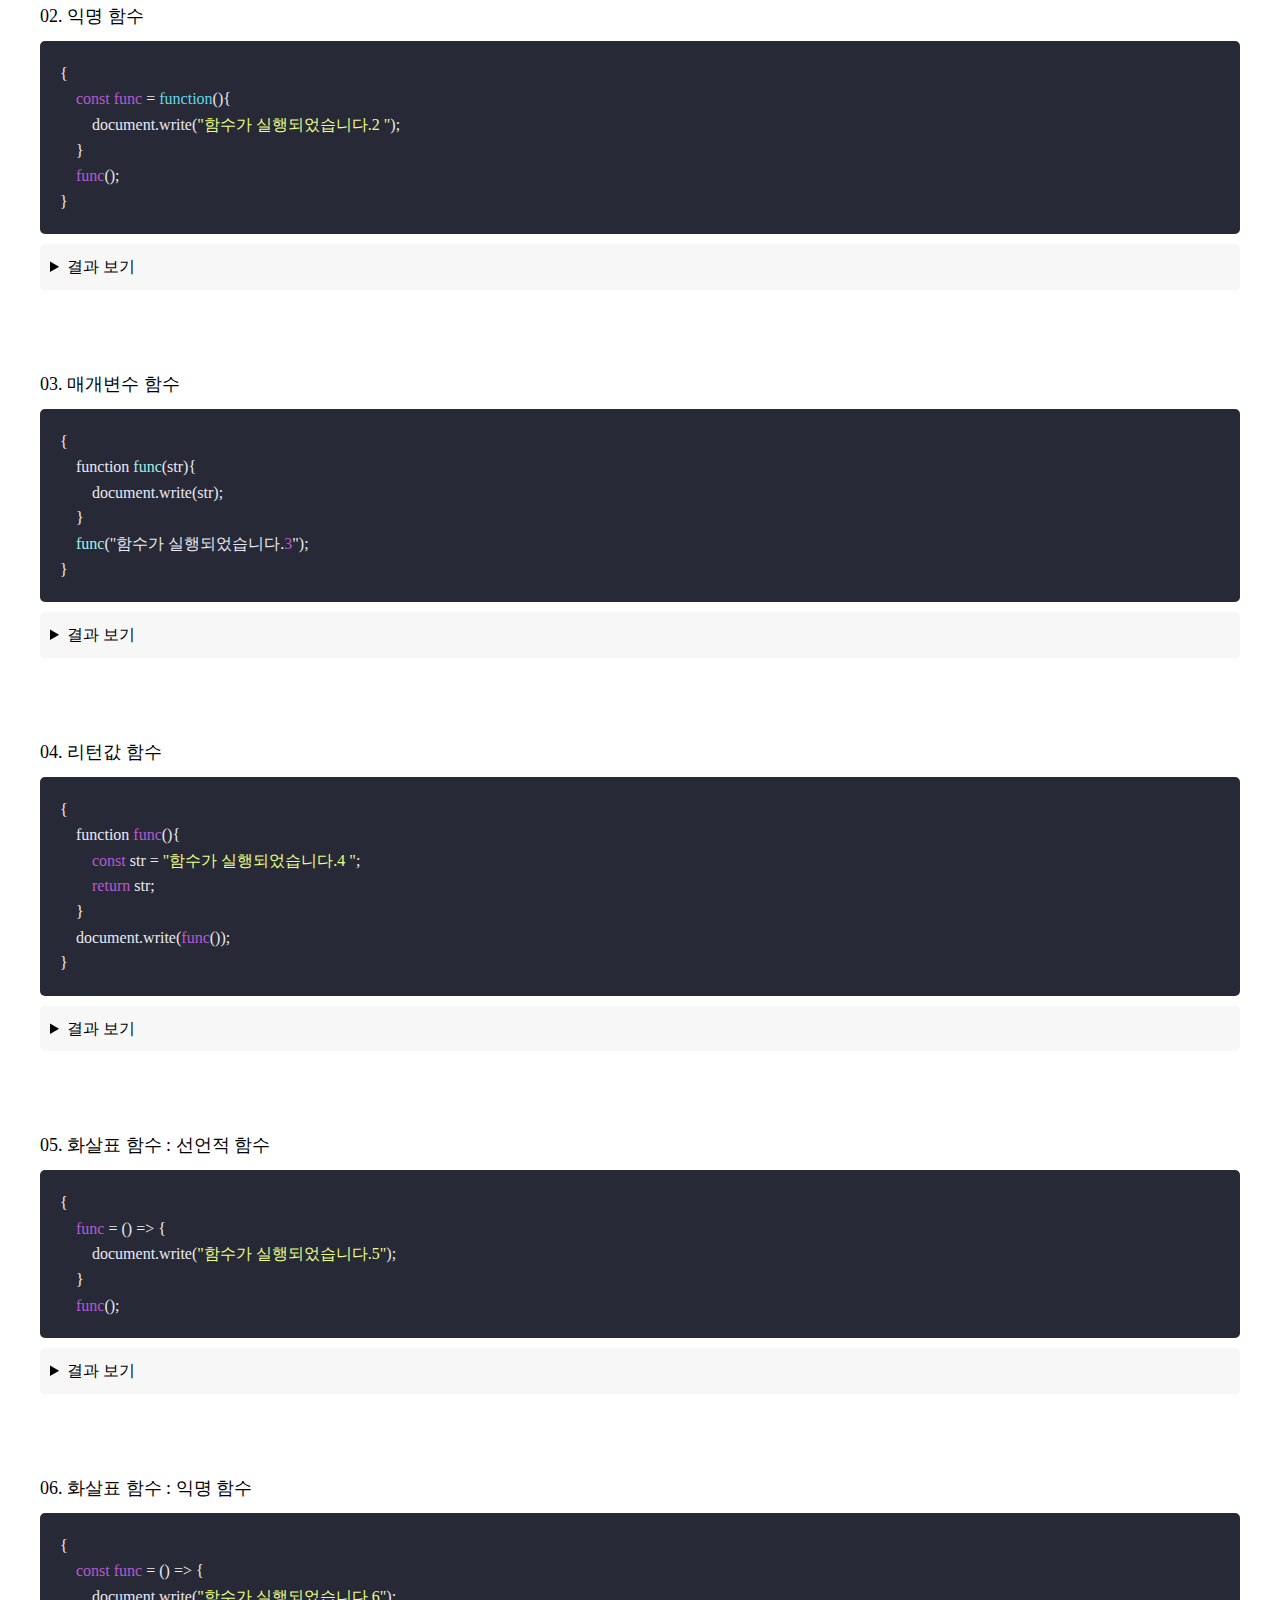
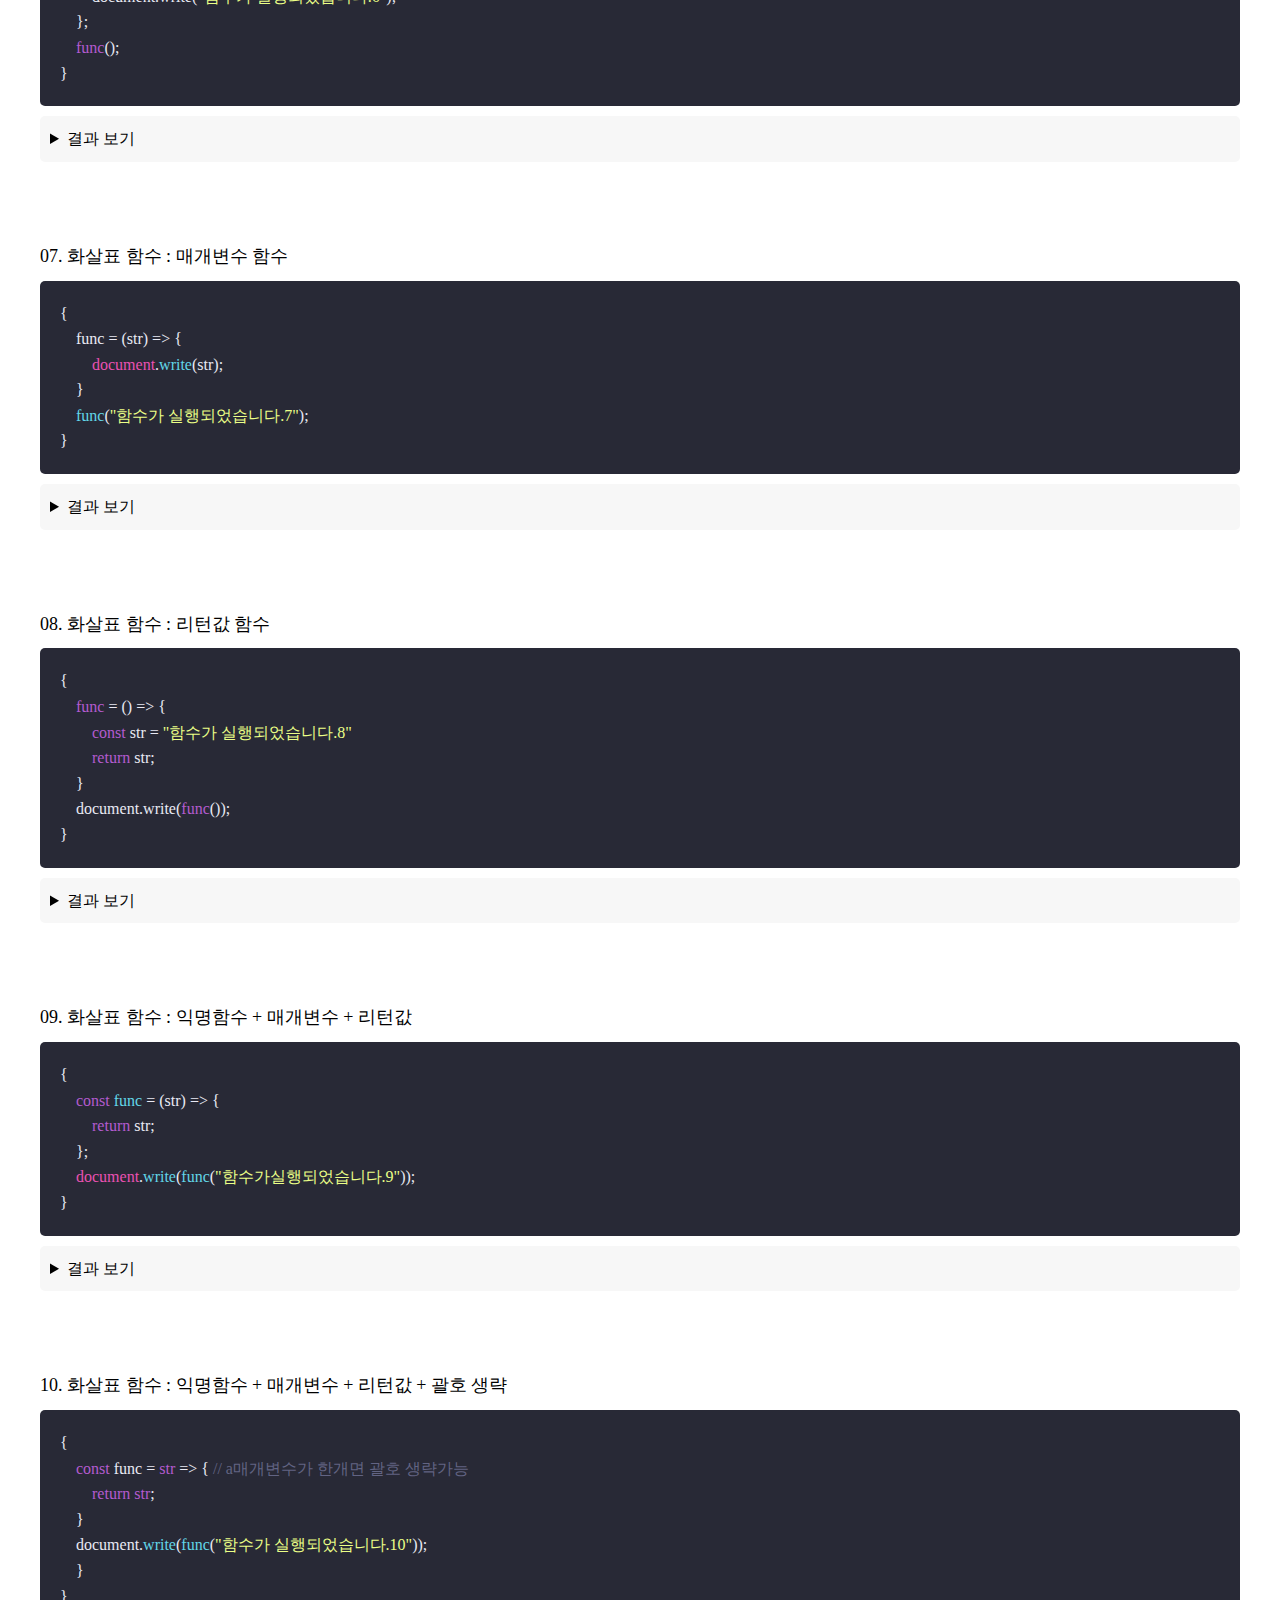
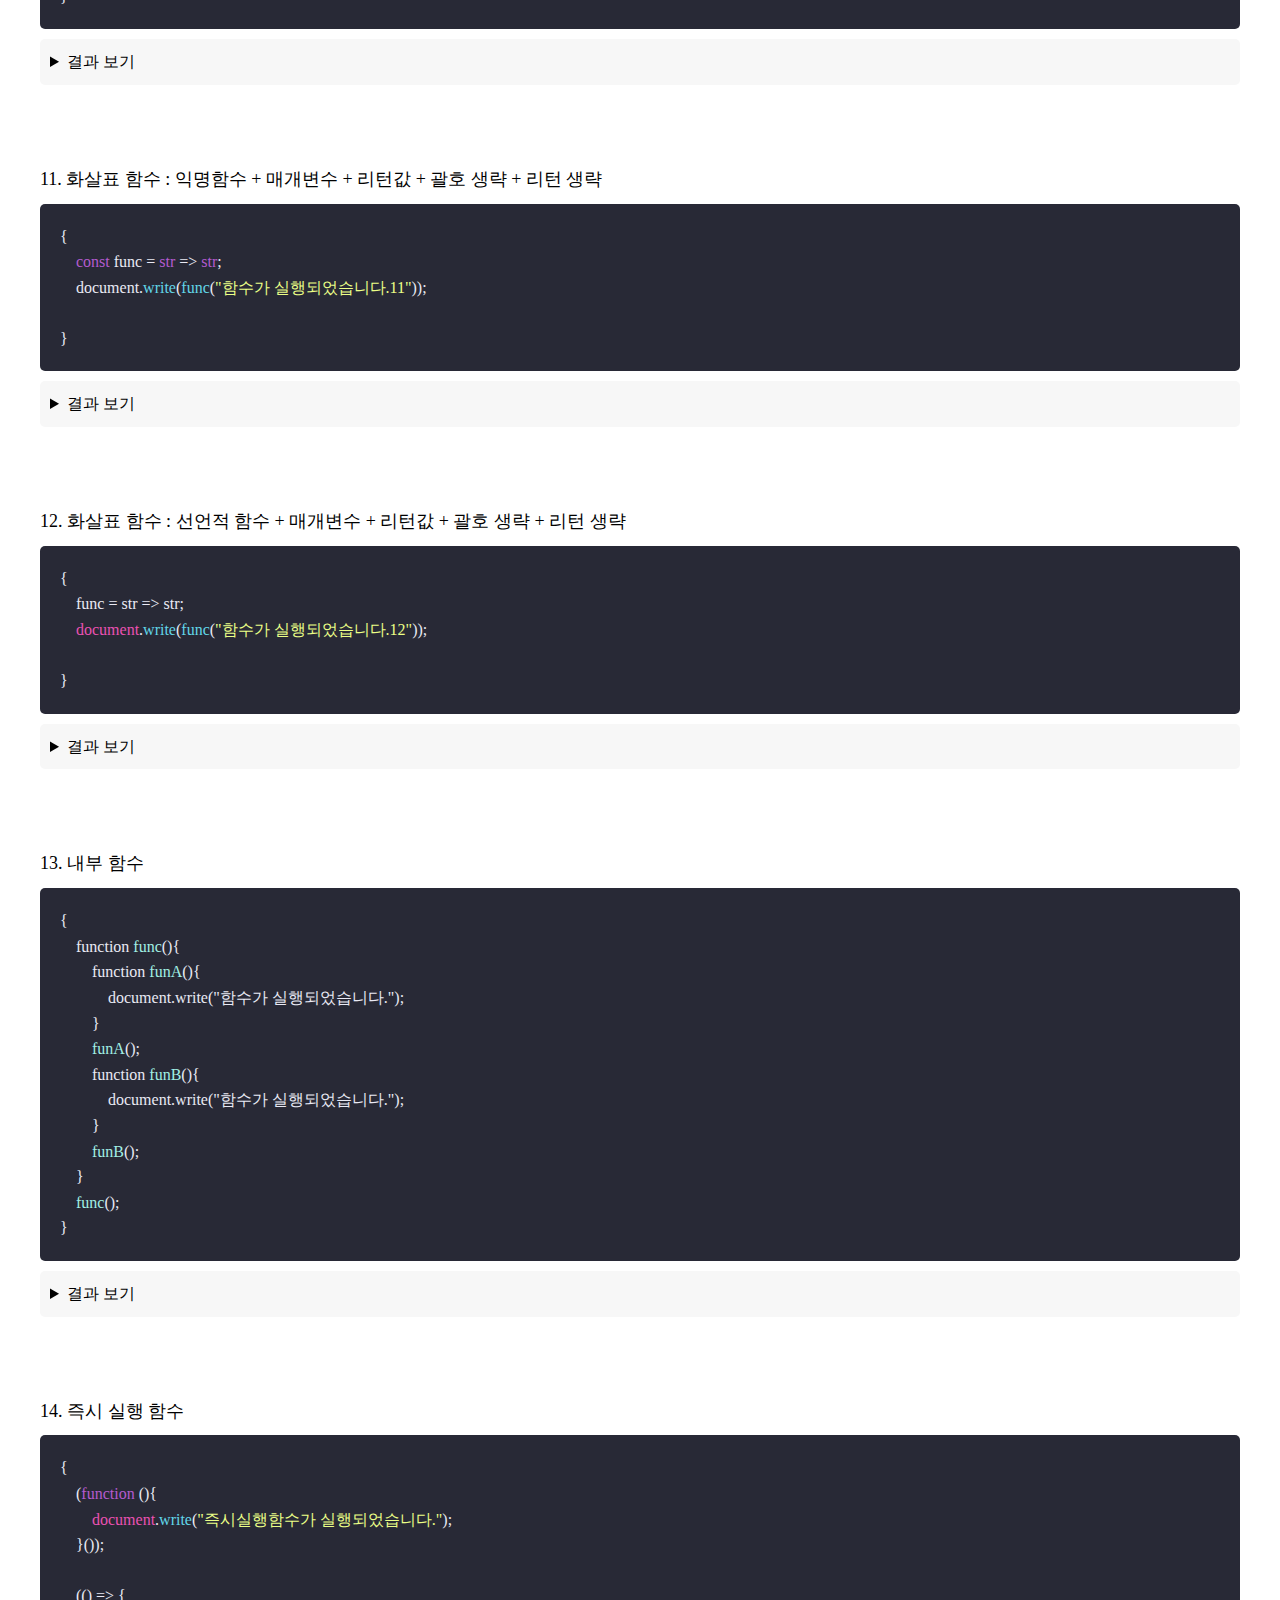
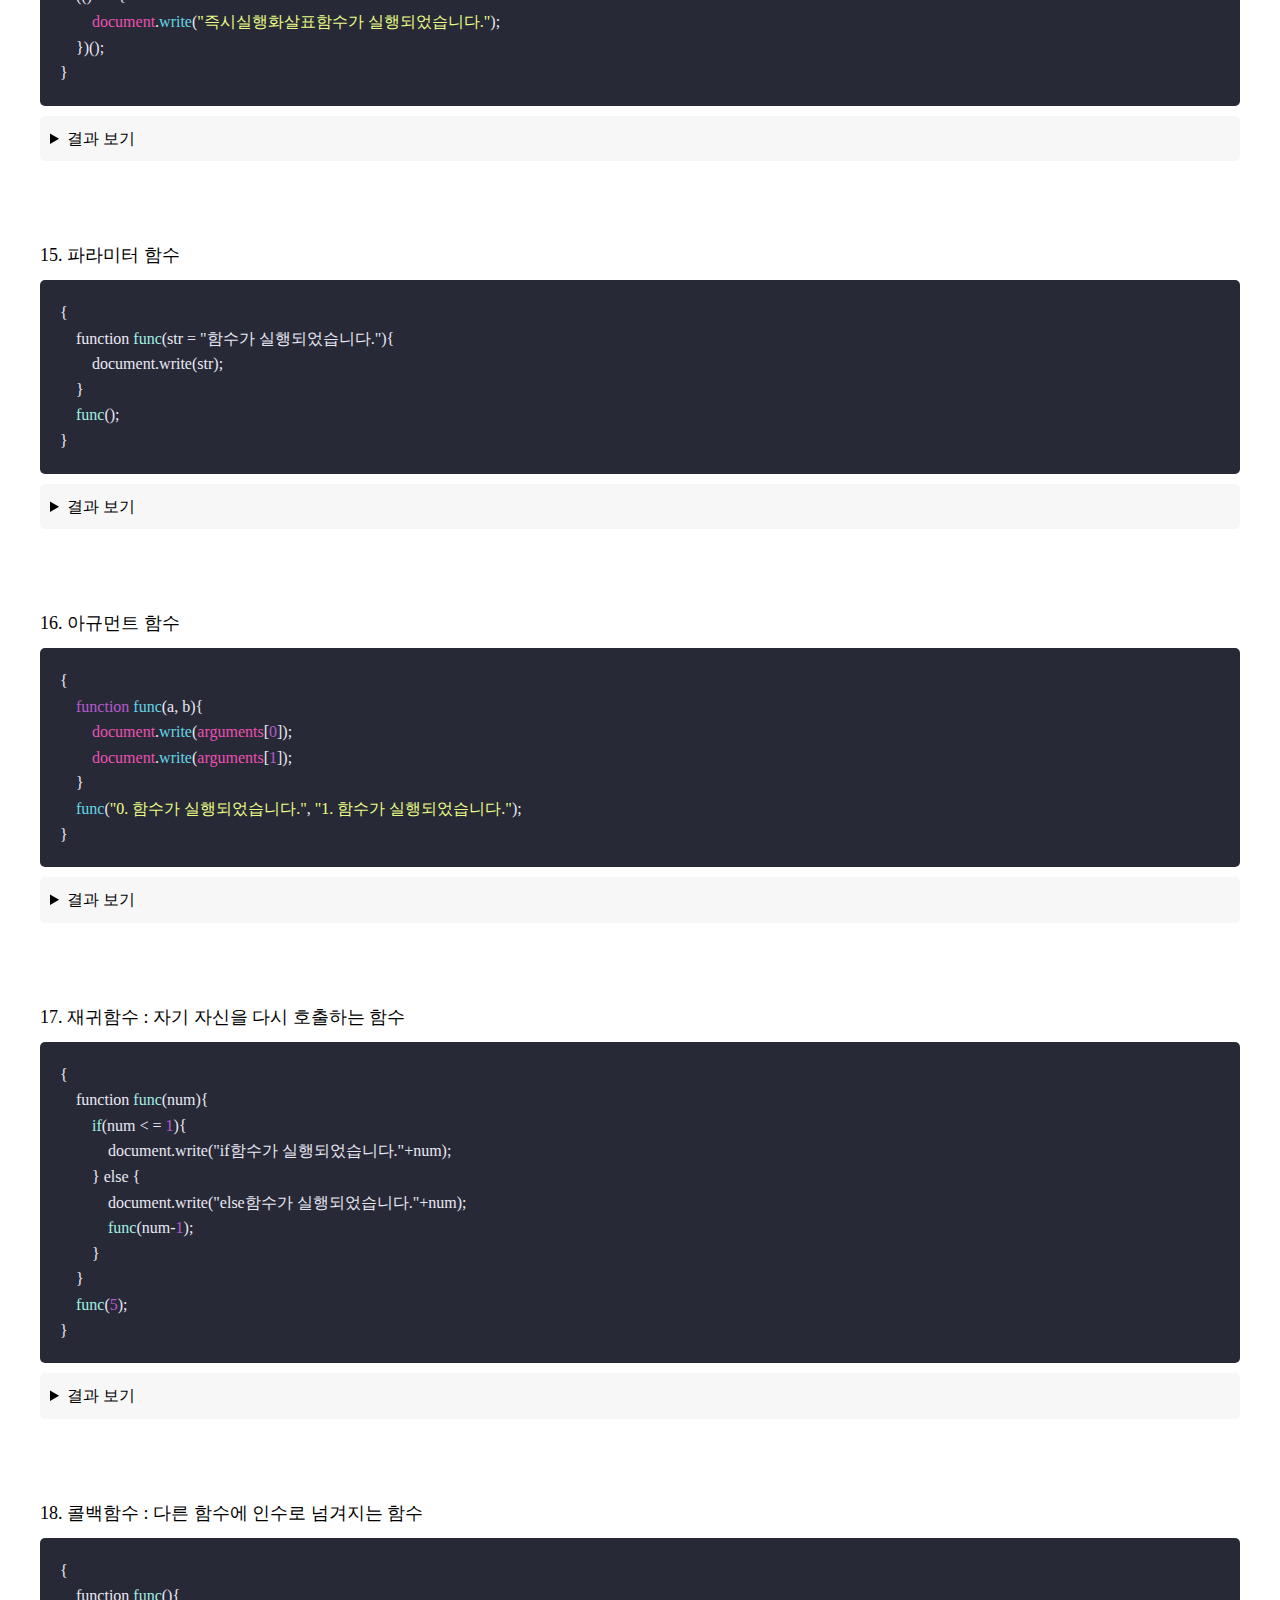
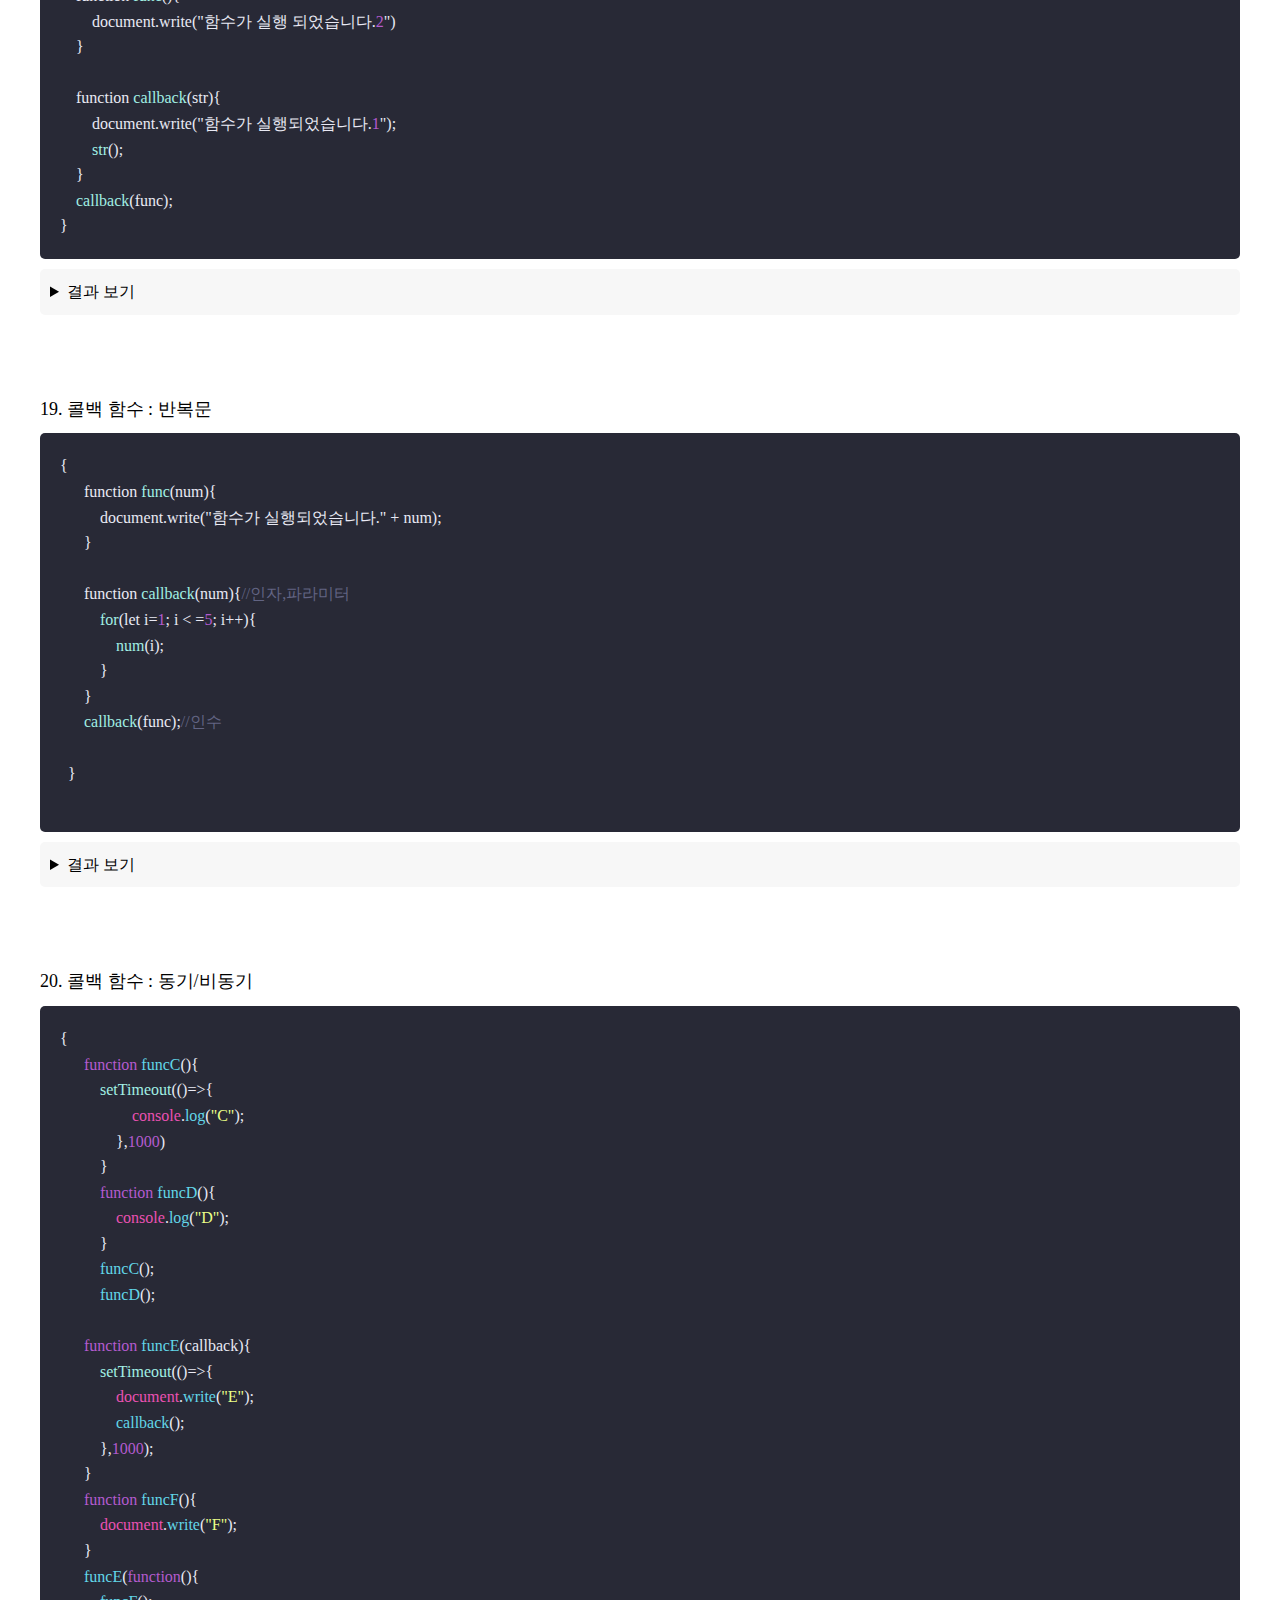
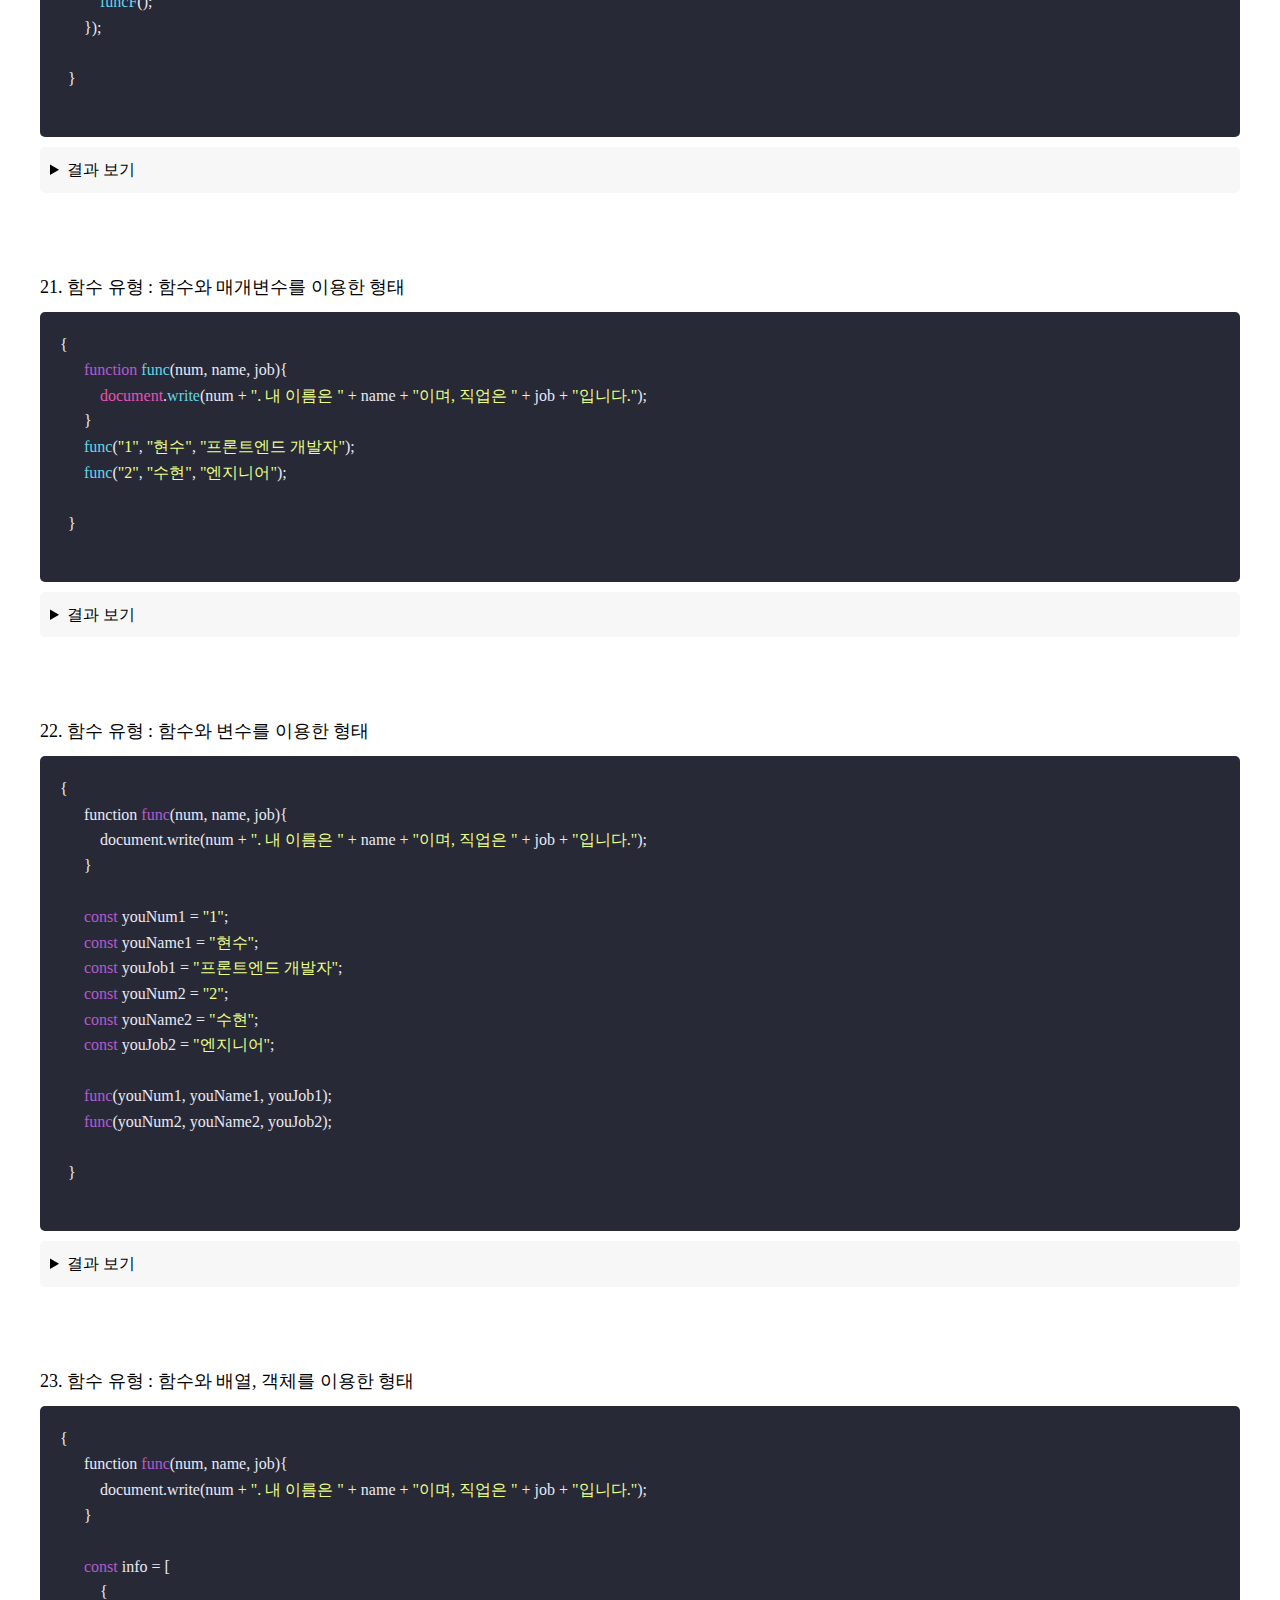
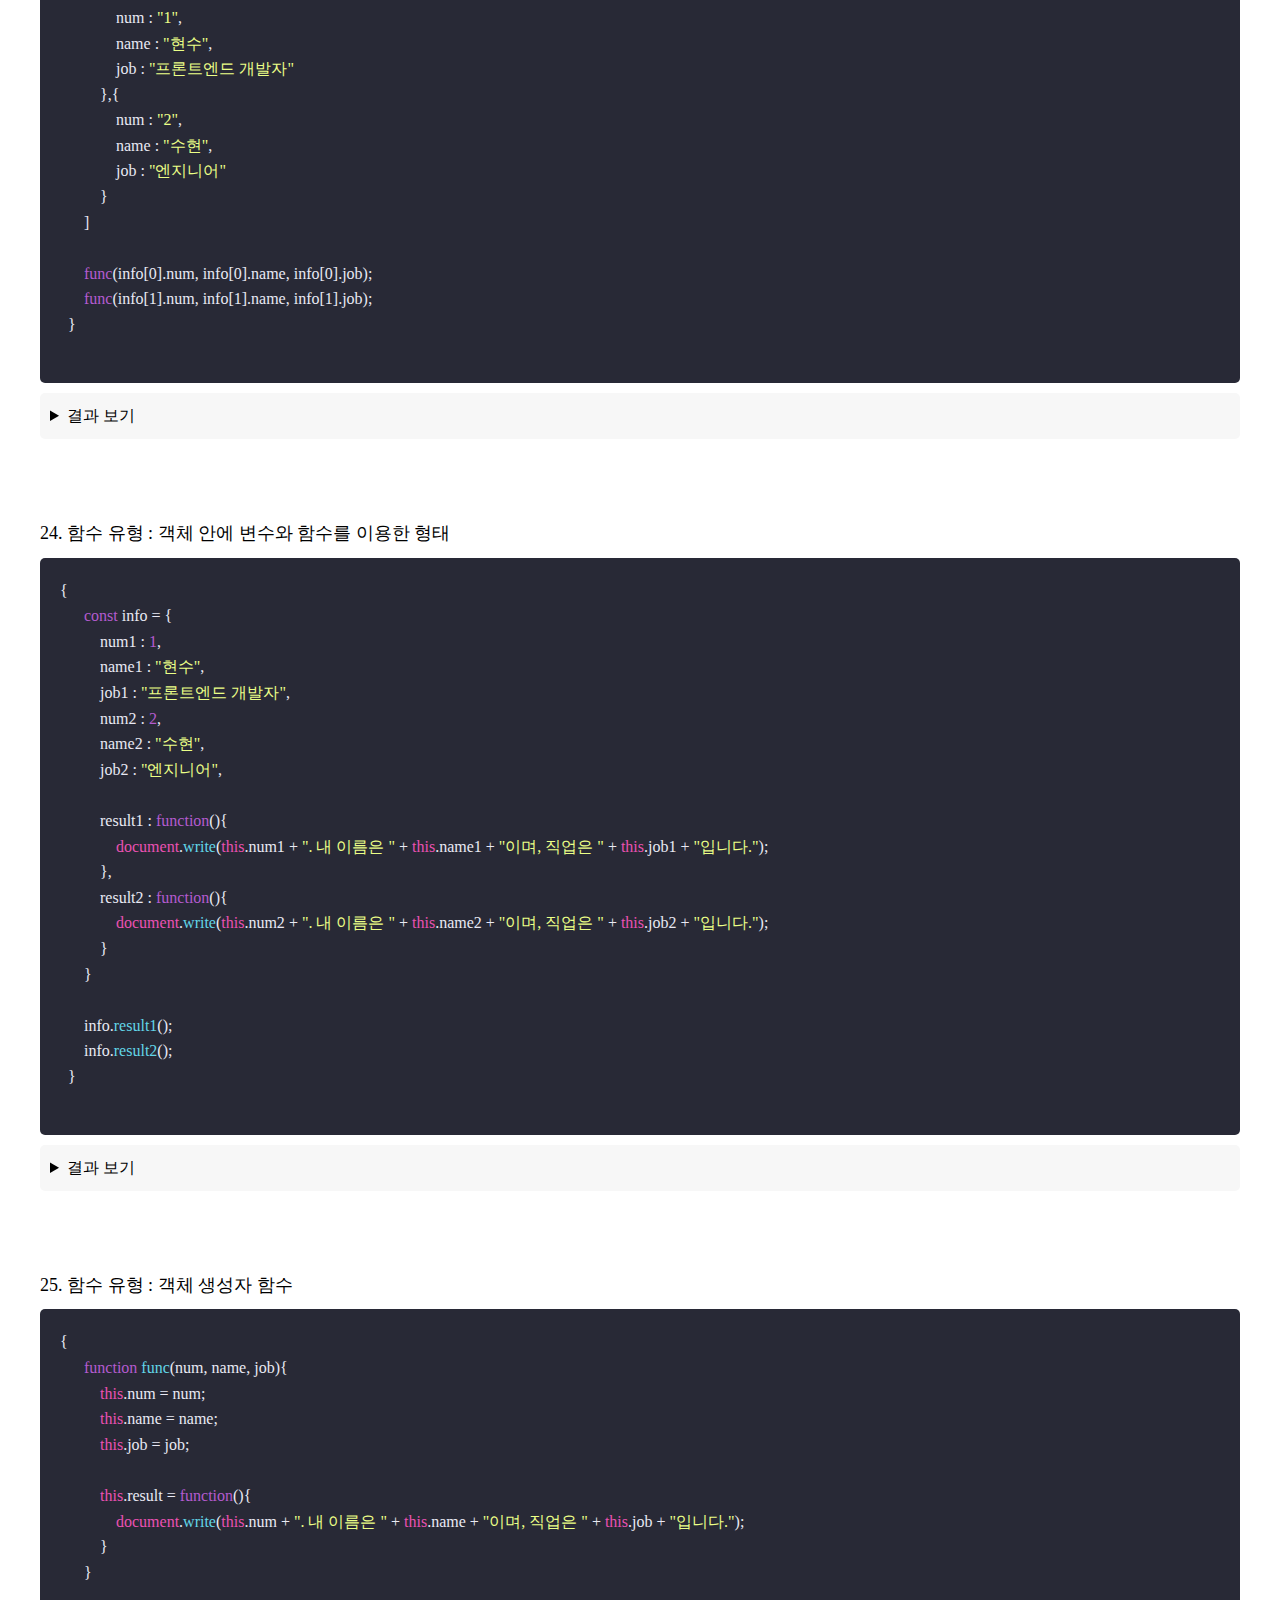
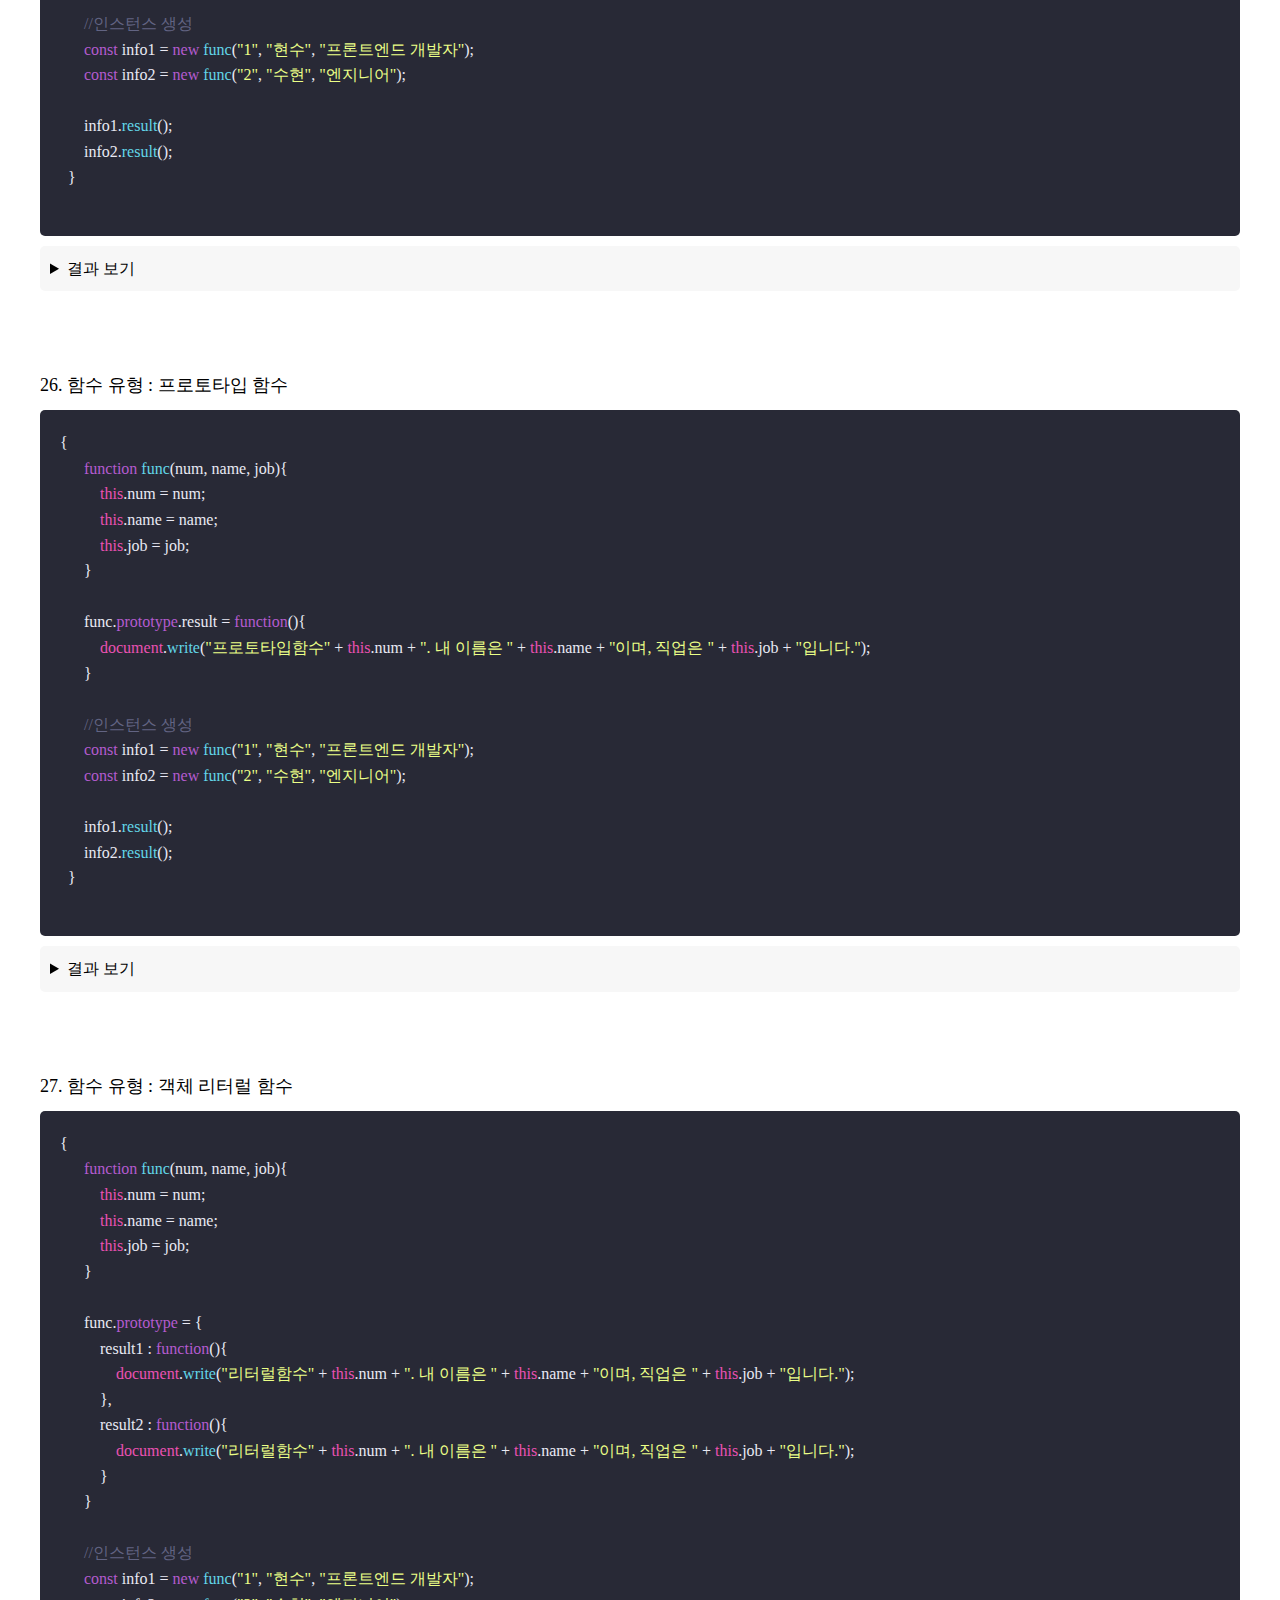
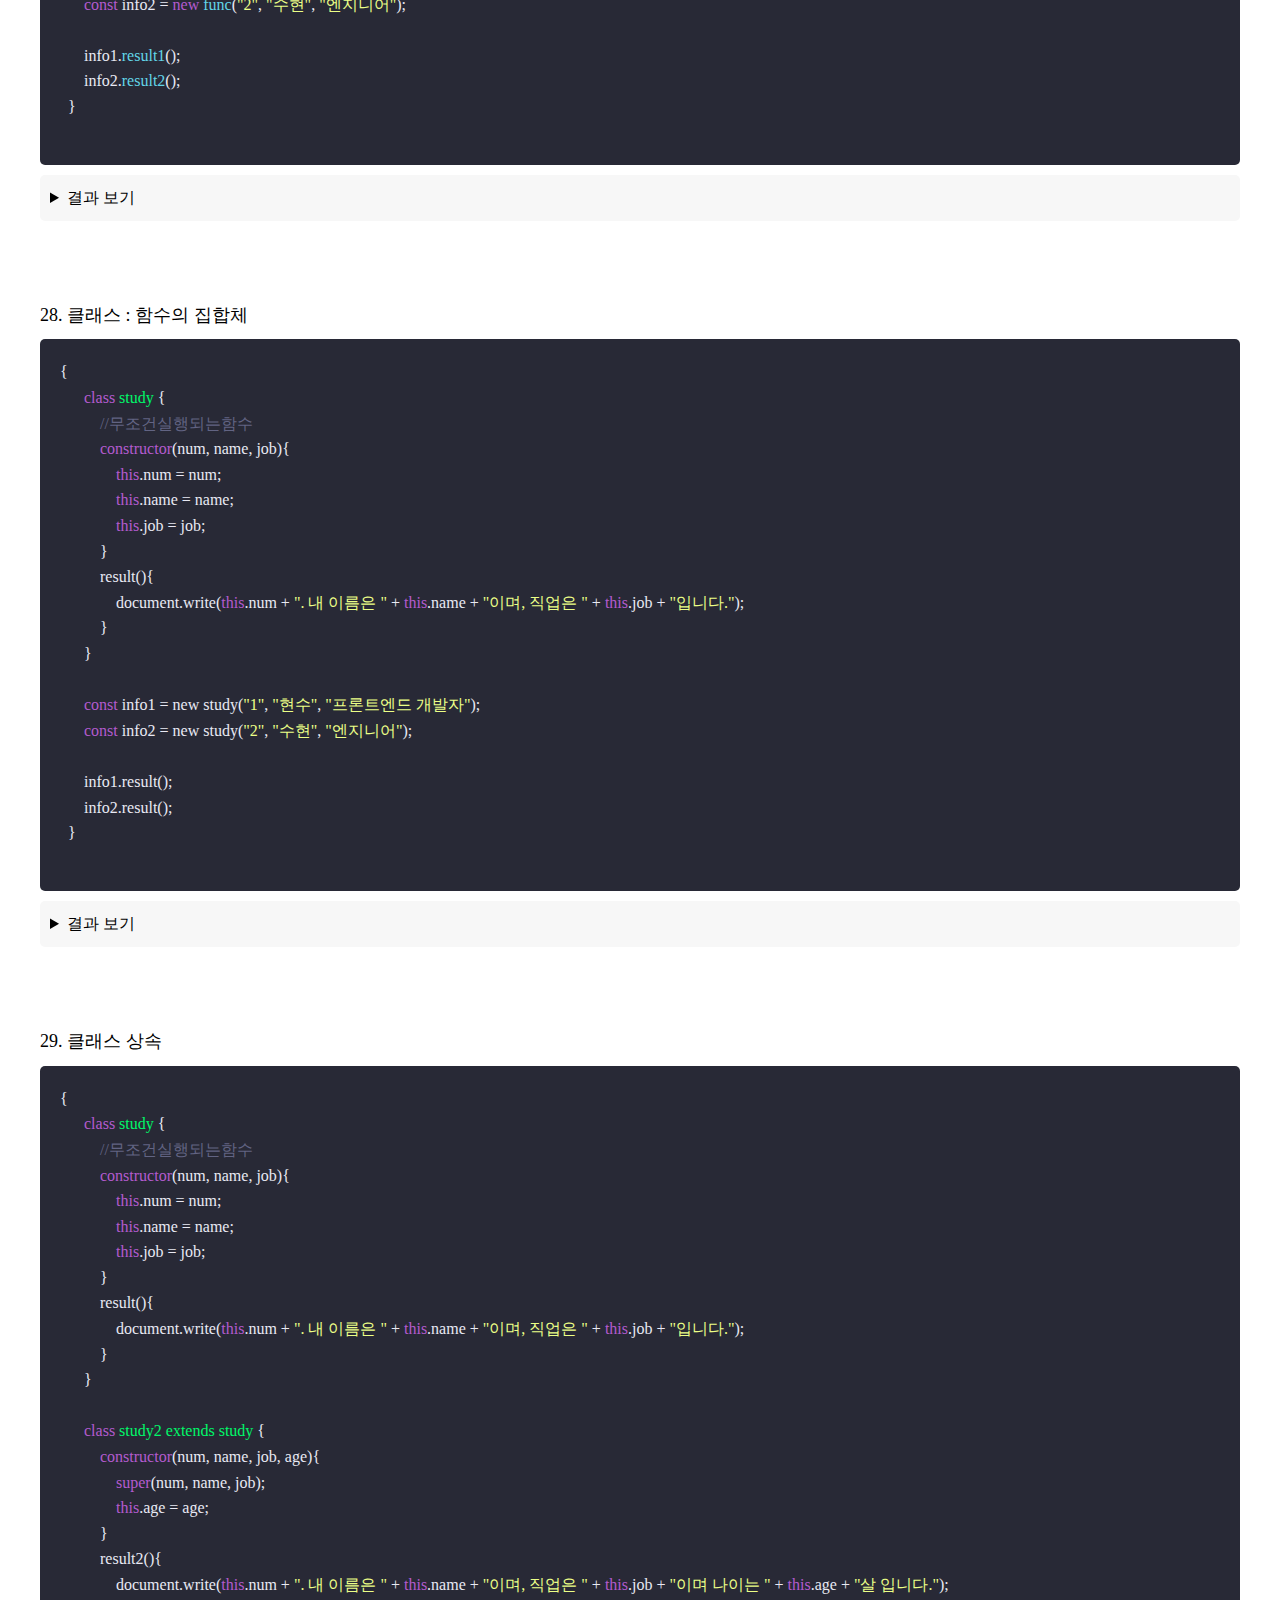
<file: javascript03.html>
<!DOCTYPE html>
<html lang="ko">
  <head>
    <meta charset="UTF-8" />
    <meta http-equiv="X-UA-Compatible" content="IE=edge" />
    <meta name="viewport" content="width=device-width, initial-scale=1.0" />
    <title>자바스크립트 : 데이터 실행하기</title>

    <link rel="stylesheet" href="assets/css/style.css" />
    <link rel="stylesheet" href="assets/css/dracula.css" />
  </head>

  <body>
    <header id="header">
      <h1><a href="index.html">Javascript</a></h1>
      <nav class="header_nav">
        <ul>
          <li>
            <a href="javascript01.html">데이터 저장하기</a>
          </li>
          <li><a href="javascript02.html">데이터 불러오기</a></li>
          <li class="active"><a href="javascript03.html">데이터 실행하기</a></li>
          <li><a href="javascript04.html">데이터 제어하기</a></li>
        </ul>
        <ul>
          <li><a href="javascript05.html">문자열 객체</a></li>
          <li><a href="javascript06.html">배열 객체</a></li>
          <li><a href="javascript07.html">수학 객체</a></li>
          <li><a href="javascript08.html">숫자 객체</a></li>
          <li><a href="javascript09.html">브라우저 객체</a></li>
          <li><a href="javascript10.html">요소 객체</a></li>
          <li><a href="javascript11.html">이벤트 객체</a></li>
          <li><a href="javascript12.html">제이쿼리</a></li>
        </ul>
        <ul class="effect">
          <li><a href="effect/searchEffect.html">검색 효과</a></li>
          <li><a href="effect/quizEffect.html">퀴즈 효과</a></li>
          <li><a href="effect/dataEffect.html">데이터 효과</a></li>
          <li><a href="effect/mouseEffect.html">마우스 효과</a></li>
          <li><a href="effect/sliderEffect.html">슬라이드 효과</a></li>
          <li><a href="effect/parallaxEffect.html">패랠랙스 효과</a></li>
          <li><a href="effect/gameEffect.html">게임 효과</a></li>
        </ul>
      </nav>
    </header>
    <!-- //header -->

    <main id="main">
      <div class="container">
        <div class="main_menu">
          <ul>
            <li><a href="#sample01">01. 선언적 함수</a></li>
            <li>
              <a href="#sample02">02. 익명 함수</a>
            </li>
            <li>
              <a href="#sample03">03. 매개변수 함수</a>
            </li>
            <li>
              <a href="#sample04">04. 리턴값 함수</a>
            </li>
            <li>
              <a href="#sample05">05. 화살표 함수 : 선언적 함수</a>
            </li>
            <li>
              <a href="#sample06">06. 화살표 함수 : 익명 함수</a>
            </li>
            <li>
              <a href="#sample07">07. 화살표 함수 : 매개변수 함수</a>
            </li>
            <li>
              <a href="#sample08">08. 화살표 함수 : 리턴값 함수</a>
            </li>
            <li>
              <a href="#sample09">09. 화살표 함수 : 익명 함수 + 매개변수 + 리턴값</a>
            </li>
            <li>
              <a href="#sample10">10. 화살표 함수 : 익명함수 + 매개변수 + 리턴값 + 괄호 생략</a>
            </li>
            <li>
              <a href="#sample11">11. 화살표 함수 : 익명함수 + 매개변수 + 리턴값 + 괄호 생략 + 리턴 생략</a>
            </li>
            <li>
              <a href="#sample12"
                >12. 화살표 함수 : 선언적 함수 + 매개변수 + 리턴값 + 괄호 생략 + 리턴 생략</a
              >
            </li>
            <li>
              <a href="#sample13">13. 내부 함수</a>
            </li>
            <li>
              <a href="#sample14">14. 즉시실행 함수</a>
            </li>
            <li>
              <a href="#sample15">15. 파라미터 함수</a>
            </li>
            <li>
              <a href="#sample16">16. 아규먼트 함수</a>
            </li>
            <li>
              <a href="#sample17">17. 재귀 함수</a>
            </li>
            <li>
              <a href="#sample18"
                >18. 콜백 함수 : 다른 함수에 인수로 넘겨지는 함수</a
              >
            </li>
            <li>
              <a href="#sample19"
                >19. 콜백 함수 : 반복문</a
              >
            </li>
            <li>
              <a href="#sample20"
                >20. 콜백 함수 : 동기/비동기</a
              >
            </li>
            <li>
              <a href="#sample21"
                >21. 함수 유형 : 함수와 매개변수를 이용한 형태</a
              >
            </li>
            <li>
              <a href="#sample22">22. 함수 유형 : 함수와 변수를 이용한 형태</a>
            </li>
            <li>
              <a href="#sample23"
                >23. 함수 유형 : 함수와 배열, 객체를 이용한 형태</a
              >
            </li>
            <li>
                <a href="#sample24"
                  >24. 함수 유형 : 객체 안에 변수와 함수를 이용한 형태</a
                >
              </li>
              <li>
                <a href="#sample25"
                  >25. 함수 유형 : 객체생성자 함수</a
                >
              </li>
              <li>
                <a href="#sample26"
                  >26. 함수 유형 : 프로토타입 함수</a
                >
              </li>
              <li>
                <a href="#sample27"
                  >27. 함수 유형 : 객체 리터럴 함수</a
                >
              </li>
              <li>
                <a href="#sample28"
                  >28. 클래스 : 함수의 집합체</a
                >
              </li>
              <li>
                <a href="#sample29"
                  >29. 클래스 상속</a
                >
              </li>
            
          </ul>
        </div>
        <div class="main_sample">
          <div id="sample01" class="sample">
            <h3>01. 선언적 함수</h3>
            <p></p>
            <div class="script">
              <pre><code lang="language-js">{
    function func(){
        document.write("함수가 실행되었습니다.1 ");
    }
    func();

</code></pre>
            </div>
            <div class="result">
              <details>
                <summary>결과 보기</summary>
                <div class="sample01_result">
                    함수가 실행되었습니다.1
                </div>
              </details>
            </div>
          </div>
          <!-- sample01 -->

          <div id="sample02" class="sample">
            <h3>02. 익명 함수</h3>
            <p>
             
            </p>
            <div class="script">
              <pre><code lang="language-js">{
    const func = function(){
        document.write("함수가 실행되었습니다.2 ");
    }
    func();
}
</code></pre>
            </div>
            <div class="result">
              <details>
                <summary>결과 보기</summary>
                <div class="sample02_result">
                    함수가 실행되었습니다.2
                </div>
              </details>
            </div>
          </div>
          <!-- sample02 -->

          <div id="sample03" class="sample">
            <h3>03. 매개변수 함수</h3>
            <p>
                
            </p>
            <div class="script">
              <pre><code lang="language-js">{
    function func(str){
        document.write(str);
    }
    func("함수가 실행되었습니다.3");
}
</code></pre>
            </div>
            <div class="result">
              <details>
                <summary>결과 보기</summary>
                <div class="sample03_result">
                    함수가 실행되었습니다.3
                </div>
              </details>
            </div>
          </div>
          <!-- sample03 -->

          <div id="sample04" class="sample">
            <h3>04. 리턴값 함수</h3>
            <p>
                
            </p>
            <div class="script">
              <pre><code lang="language-js">{
    function func(){
        const str = "함수가 실행되었습니다.4 ";
        return str;
    }
    document.write(func());
}
</code></pre>
            </div>
            <div class="result">
              <details>
                <summary>결과 보기</summary>
                <div class="sample04_result">
                    함수가 실행되었습니다.4
                </div>
              </details>
            </div>
          </div>
          <!-- sample04 -->

          <div id="sample05" class="sample">
            <h3>05. 화살표 함수 : 선언적 함수</h3>
            <p>
              
            </p>
            <div class="script">
              <pre><code lang="language-js">{
    func = () => {
        document.write("함수가 실행되었습니다.5");
    }
    func();
</code></pre>
            </div>
            <div class="result">
              <details>
                <summary>결과 보기</summary>
                <div class="sample05_result">
                    함수가 실행되었습니다.5
                </div>
              </details>
            </div>
          </div>
          <!-- sample05 -->

          <div id="sample06" class="sample">
            <h3>06. 화살표 함수 : 익명 함수</h3>
            <p>
              
            </p>
            <div class="script">
              <pre><code lang="language-js">{
    const func = () => {
        document.write("함수가 실행되었습니다.6");
    };
    func();
}
</code></pre>
            </div>
            <div class="result">
              <details>
                <summary>결과 보기</summary>
                <div class="sample06_result">

함수가 실행되었습니다.6
                </div>
              </details>
            </div>
          </div>
          <!-- sample06 -->

          <div id="sample07" class="sample">
            <h3>07. 화살표 함수 : 매개변수 함수</h3>
            <p>
              
            </p>
            <div class="script">
              <pre><code lang="language-js">{
    func = (str) => {
        document.write(str);
    }
    func("함수가 실행되었습니다.7");
}
</code></pre>
            </div>
            <div class="result">
              <details>
                <summary>결과 보기</summary>
                <div class="sample07_result">
                    함수가 실행되었습니다.7
                </div>
              </details>
            </div>
          </div>
          <!-- sample07 -->

          <div id="sample08" class="sample">
            <h3>08. 화살표 함수 : 리턴값 함수</h3>
            <p>
              
            </p>
            <div class="script">
              <pre><code lang="language-js">{
    func = () => {
        const str = "함수가 실행되었습니다.8"
        return str;
    }
    document.write(func());
}
</code></pre>
            </div>
            <div class="result">
              <details>
                <summary>결과 보기</summary>
                <div class="sample08_result">
                    함수가 실행되었습니다.8
                </div>
              </details>
            </div>
          </div>
          <!-- sample08 -->

          <div id="sample09" class="sample">
            <h3>09. 화살표 함수 : 익명함수 + 매개변수 + 리턴값</h3>
            <p>
              
            </p>
            <div class="script">
              <pre><code lang="language-js">{
    const func = (str) => {
        return str;
    };
    document.write(func("함수가실행되었습니다.9"));
}
</code></pre>
            </div>
            <div class="result">
              <details>
                <summary>결과 보기</summary>
                <div class="sample09_result">
                    함수가실행되었습니다.9
                </div>
              </details>
            </div>
          </div>
          <!-- sample09 -->

          <div id="sample10" class="sample">
            <h3>10. 화살표 함수 : 익명함수 + 매개변수 + 리턴값 + 괄호 생략</h3>
            <p>
             
            </p>
            <div class="script">
              <pre><code lang="language-js">{
    const func = str => { // a매개변수가 한개면 괄호 생략가능
        return str;
    }
    document.write(func("함수가 실행되었습니다.10"));
    }
}
</code></pre>
            </div>
            <div class="result">
              <details>
                <summary>결과 보기</summary>
                <div class="sample10_result">
                    함수가 실행되었습니다.10
                </div>
              </details>
            </div>
          </div>
          <!-- sample10 -->

          <div id="sample11" class="sample">
            <h3>11. 화살표 함수 : 익명함수 + 매개변수 + 리턴값 + 괄호 생략 + 리턴 생략</h3>
            <p>
              
            </p>
            <div class="script">
              <pre><code lang="language-js">{
    const func = str => str;
    document.write(func("함수가 실행되었습니다.11"));

}
</code></pre>
            </div>
            <div class="result">
              <details>
                <summary>결과 보기</summary>
                <div class="sample11_result">함수가 실행되었습니다.11</div>
              </details>
            </div>
          </div>
          <!-- sample11 -->

          <div id="sample12" class="sample">
            <h3>12. 화살표 함수 : 선언적 함수 + 매개변수 + 리턴값 + 괄호 생략 + 리턴 생략</h3>
            <p>
             
            </p>
            <div class="script">
              <pre><code lang="language-js">{
    func = str => str;
    document.write(func("함수가 실행되었습니다.12"));

}
</code></pre>
            </div>
            <div class="result">
              <details>
                <summary>결과 보기</summary>
                <div class="sample12_result">함수가 실행되었습니다.12</div>
              </details>
            </div>
          </div>
          <!-- sample12 -->

          <div id="sample13" class="sample">
            <h3>13. 내부 함수</h3>
            <p>
             
            </p>
            <div class="script">
              <pre><code lang="language-js">{
    function func(){
        function funA(){
            document.write("함수가 실행되었습니다.");
        }
        funA();
        function funB(){
            document.write("함수가 실행되었습니다.");
        }
        funB();
    }
    func();
}
</code></pre>
            </div>
            <div class="result">
              <details>
                <summary>결과 보기</summary>
                <div class="sample13_result">
                    내부 함수 funA 실행 <br>
                    내부 함수 funB 실행
                </div>
              </details>
            </div>
          </div>
          <!-- sample13 -->

          <div id="sample14" class="sample">
            <h3>14. 즉시 실행 함수</h3>
            <p></p>
            <div class="script">
              <pre><code lang="language-js">{
    (function (){
        document.write("즉시실행함수가 실행되었습니다.");
    }());

    (() => {
        document.write("즉시실행화살표함수가 실행되었습니다.");
    })();
}
</code></pre>
            </div>
            <div class="result">
              <details>
                <summary>결과 보기</summary>
                <div class="sample14_result">
                    즉시 실행 함수 실행 <br>
                    즉시 실행 화살표 함수 실행
                </div>
              </details>
            </div>
          </div>
          <!-- sample14 -->

          <div id="sample15" class="sample">
            <h3>15. 파라미터 함수</h3>
            <p></p>
            <div class="script">
              <pre><code lang="language-js">{
    function func(str = "함수가 실행되었습니다."){
        document.write(str);
    }
    func();
}
</code></pre>
            </div>
            <div class="result">
              <details>
                <summary>결과 보기</summary>
                <div class="sample15_result">
                    함수가 실행되었습니다.
                </div>
              </details>
            </div>
          </div>
          <!-- sample15 -->

          <div id="sample16" class="sample">
            <h3>16. 아규먼트 함수</h3>
            <p></p>
            <div class="script">
              <pre><code lang="language-js">{
    function func(a, b){
        document.write(arguments[0]);
        document.write(arguments[1]);
    }
    func("0. 함수가 실행되었습니다.", "1. 함수가 실행되었습니다.");
}
</code></pre>
            </div>
            <div class="result">
              <details>
                <summary>결과 보기</summary>
                <div class="sample16_result">
                    0. 함수가 실행되었습니다. <br>
                    1. 함수가 실행되었습니다.
                </div>
              </details>
            </div>
          </div>
          <!-- sample16 -->

          <div id="sample17" class="sample">
            <h3>17. 재귀함수 : 자기 자신을 다시 호출하는 함수</h3>
            <p></p>
            <div class="script">
              <pre><code lang="language-js">{
    function func(num){
        if(num < = 1){
            document.write("if함수가 실행되었습니다."+num);
        } else {
            document.write("else함수가 실행되었습니다."+num);
            func(num-1);
        }
    }
    func(5);
}
</code></pre>
            </div>
            <div class="result">
              <details>
                <summary>결과 보기</summary>
                <div class="sample17_result">
                    else함수가 실행되었습니다.5 <br>
                    else함수가 실행되었습니다.4<br>
                    else함수가 실행되었습니다.3<br>
                    else함수가 실행되었습니다.2<br>
                    if함수가 실행되었습니다.1
                </div>
              </details>
            </div>
          </div>
          <!-- sample17 -->
          <div id="sample18" class="sample">
            <h3>18. 콜백함수 : 다른 함수에 인수로 넘겨지는 함수</h3>
            <p></p>
            <div class="script">
              <pre><code lang="language-js">{
    function func(){
        document.write("함수가 실행 되었습니다.2")
    }

    function callback(str){
        document.write("함수가 실행되었습니다.1");
        str();
    }
    callback(func);
}
</code></pre>
            </div>
            <div class="result">
              <details>
                <summary>결과 보기</summary>
                <div class="sample18_result">
                    함수가 실행 되었습니다.1 <br>
                    함수가 실행 되었습니다.2
                </div>
              </details>
            </div>
          </div>
          <!-- sample18 -->
          <div id="sample19" class="sample">
              <h3>19. 콜백 함수 : 반복문</h3>
              <p></p>
              <div class="script">
                <pre><code lang="language-js">{
      function func(num){
          document.write("함수가 실행되었습니다." + num);
      }
  
      function callback(num){//인자,파라미터
          for(let i=1; i < =5; i++){
              num(i);
          }
      }
      callback(func);//인수
  
  }
  </code></pre>
              </div>
              <div class="result">
                <details>
                  <summary>결과 보기</summary>
                  <div class="sample19_result">
                      함수가 실행되었습니다.1 <br>
                      함수가 실행되었습니다.2<br>
                      함수가 실행되었습니다.3<br>
                      함수가 실행되었습니다.4<br>
                      함수가 실행되었습니다.5
  
                  </div>
                </details>
              </div>
            </div>
          <!-- sample19 -->
          <div id="sample20" class="sample">
              <h3>20. 콜백 함수 : 동기/비동기</h3>
              <p></p>
              <div class="script">
                <pre><code lang="language-js">{
      function funcC(){
          setTimeout(()=>{
                  console.log("C");
              },1000)
          }
          function funcD(){
              console.log("D");
          }
          funcC();
          funcD();
  
      function funcE(callback){
          setTimeout(()=>{
              document.write("E");
              callback();
          },1000);
      }
      function funcF(){
          document.write("F");
      }
      funcE(function(){
          funcF();
      });
  
  }
  </code></pre>
              </div>
              <div class="result">
                <details>
                  <summary>결과 보기</summary>
                  <div class="sample20_result">
                       D<br>
                       C<br>
                       E<br>
                       F<br>
  
                  </div>
                </details>
              </div>
            </div>
          <!-- sample20 -->
          <div id="sample21" class="sample">
              <h3>21. 함수 유형 : 함수와 매개변수를 이용한 형태
              </h3>
              <p></p>
              <div class="script">
                <pre><code lang="language-js">{
      function func(num, name, job){
          document.write(num + ". 내 이름은 " + name + "이며, 직업은 " + job + "입니다.");
      }
      func("1", "현수", "프론트엔드 개발자");
      func("2", "수현", "엔지니어");
  
  }
  </code></pre>
              </div>
              <div class="result">
                <details>
                  <summary>결과 보기</summary>
                  <div class="sample21_result">
                      1. 내 이름은 현수이며, 직업은 프론트엔드 개발자입니다.<br>
                      2. 내 이름은 수현이며, 직업은 엔지니어입니다.
                  </div>
                </details>
              </div>
            </div>
          <!-- sample21 -->
          <div id="sample22" class="sample">
              <h3>22. 함수 유형 : 함수와 변수를 이용한 형태</h3>
              <p></p>
              <div class="script">
                <pre><code lang="language-js">{
      function func(num, name, job){
          document.write(num + ". 내 이름은 " + name + "이며, 직업은 " + job + "입니다.");
      }
  
      const youNum1 = "1";
      const youName1 = "현수";
      const youJob1 = "프론트엔드 개발자";
      const youNum2 = "2";
      const youName2 = "수현";
      const youJob2 = "엔지니어";
  
      func(youNum1, youName1, youJob1);
      func(youNum2, youName2, youJob2);
  
  }
  </code></pre>
              </div>
              <div class="result">
                <details>
                  <summary>결과 보기</summary>
                  <div class="sample22_result">
                      1. 내 이름은 현수이며, 직업은 프론트엔드 개발자입니다.<br>
                      2. 내 이름은 수현이며, 직업은 엔지니어입니다.
  
                  </div>
                </details>
              </div>
            </div>
          <!-- sample22 -->
          <div id="sample23" class="sample">
              <h3>23. 함수 유형 : 함수와 배열, 객체를 이용한 형태</h3>
              <p></p>
              <div class="script">
                <pre><code lang="language-js">{
      function func(num, name, job){
          document.write(num + ". 내 이름은 " + name + "이며, 직업은 " + job + "입니다.");
      }
  
      const info = [
          {
              num : "1",
              name : "현수",
              job : "프론트엔드 개발자"
          },{
              num : "2",
              name : "수현",
              job : "엔지니어"
          }
      ]
  
      func(info[0].num, info[0].name, info[0].job);
      func(info[1].num, info[1].name, info[1].job);
  }
  </code></pre>
              </div>
              <div class="result">
                <details>
                  <summary>결과 보기</summary>
                  <div class="sample23_result">
                      1. 내 이름은 현수이며, 직업은 프론트엔드 개발자입니다.<br>
                      2. 내 이름은 수현이며, 직업은 엔지니어입니다.
  
                  </div>
                </details>
              </div>
            </div>
          <!-- sample23 -->
          <div id="sample24" class="sample">
              <h3>24. 함수 유형 : 객체 안에 변수와 함수를 이용한 형태</h3>
              <p></p>
              <div class="script">
                <pre><code lang="language-js">{
      const info = {
          num1 : 1,
          name1 : "현수",
          job1 : "프론트엔드 개발자",
          num2 : 2,
          name2 : "수현",
          job2 : "엔지니어",
  
          result1 : function(){
              document.write(this.num1 + ". 내 이름은 " + this.name1 + "이며, 직업은 " + this.job1 + "입니다.");
          },
          result2 : function(){
              document.write(this.num2 + ". 내 이름은 " + this.name2 + "이며, 직업은 " + this.job2 + "입니다.");
          }
      }
  
      info.result1();
      info.result2();
  }
  </code></pre>
              </div>
              <div class="result">
                <details>
                  <summary>결과 보기</summary>
                  <div class="sample24_result">
                      1. 내 이름은 현수이며, 직업은 프론트엔드 개발자입니다.<br>
                      2. 내 이름은 수현이며, 직업은 엔지니어입니다.
  
                  </div>
                </details>
              </div>
            </div>
          <!-- sample24 -->
          <div id="sample25" class="sample">
              <h3>25. 함수 유형 : 객체 생성자 함수</h3>
              <p></p>
              <div class="script">
                <pre><code lang="language-js">{
      function func(num, name, job){
          this.num = num;
          this.name = name;
          this.job = job;
  
          this.result = function(){
              document.write(this.num + ". 내 이름은 " + this.name + "이며, 직업은 " + this.job + "입니다.");
          }
      }
  
      //인스턴스 생성
      const info1 = new func("1", "현수", "프론트엔드 개발자");
      const info2 = new func("2", "수현", "엔지니어");
  
      info1.result();
      info2.result();
  }
  </code></pre>
              </div>
              <div class="result">
                <details>
                  <summary>결과 보기</summary>
                  <div class="sample25_result">
                      1. 내 이름은 현수이며, 직업은 프론트엔드 개발자입니다.<br>
                      2. 내 이름은 수현이며, 직업은 엔지니어입니다.
  
                  </div>
                </details>
              </div>
            </div>
          <!-- sample25 -->
          <div id="sample26" class="sample">
              <h3>26. 함수 유형 : 프로토타입 함수</h3>
              <p></p>
              <div class="script">
                <pre><code lang="language-js">{
      function func(num, name, job){
          this.num = num;
          this.name = name;
          this.job = job;
      }
  
      func.prototype.result = function(){
          document.write("프로토타입함수" + this.num + ". 내 이름은 " + this.name + "이며, 직업은 " + this.job + "입니다.");
      }
  
      //인스턴스 생성
      const info1 = new func("1", "현수", "프론트엔드 개발자");
      const info2 = new func("2", "수현", "엔지니어");
  
      info1.result();
      info2.result();
  }
  </code></pre>
              </div>
              <div class="result">
                <details>
                  <summary>결과 보기</summary>
                  <div class="sample26_result">
                      프로토타입함수1. 내 이름은 현수이며, 직업은 프론트엔드 개발자입니다.<br>
                      프로토타입함수2. 내 이름은 수현이며, 직업은 엔지니어입니다.
  
                  </div>
                </details>
              </div>
            </div>
          <!-- sample25 -->
          <div id="sample27" class="sample">
              <h3>27. 함수 유형 : 객체 리터럴 함수</h3>
              <p></p>
              <div class="script">
                <pre><code lang="language-js">{
      function func(num, name, job){
          this.num = num;
          this.name = name;
          this.job = job;
      }
  
      func.prototype = {
          result1 : function(){
              document.write("리터럴함수" + this.num + ". 내 이름은 " + this.name + "이며, 직업은 " + this.job + "입니다.");
          },
          result2 : function(){
              document.write("리터럴함수" + this.num + ". 내 이름은 " + this.name + "이며, 직업은 " + this.job + "입니다.");
          }
      }
  
      //인스턴스 생성
      const info1 = new func("1", "현수", "프론트엔드 개발자");
      const info2 = new func("2", "수현", "엔지니어");
  
      info1.result1();
      info2.result2();
  }
  </code></pre>
              </div>
              <div class="result">
                <details>
                  <summary>결과 보기</summary>
                  <div class="sample26_result">
                      리터럴함수1. 내 이름은 현수이며, 직업은 프론트엔드 개발자입니다.<br>
                      리터럴함수2. 내 이름은 수현이며, 직업은 엔지니어입니다.
  
                  </div>
                </details>
              </div>
            </div>
          <!-- sample27 -->
          <div id="sample28" class="sample">
              <h3>28. 클래스 : 함수의 집합체</h3>
              <p></p>
              <div class="script">
                <pre><code lang="language-js">{
      class study {
          //무조건실행되는함수
          constructor(num, name, job){
              this.num = num;
              this.name = name;
              this.job = job;
          }
          result(){
              document.write(this.num + ". 내 이름은 " + this.name + "이며, 직업은 " + this.job + "입니다.");
          }
      }
  
      const info1 = new study("1", "현수", "프론트엔드 개발자");
      const info2 = new study("2", "수현", "엔지니어");
  
      info1.result();
      info2.result();
  }
  </code></pre>
              </div>
              <div class="result">
                <details>
                  <summary>결과 보기</summary>
                  <div class="sample28_result">
                      1. 내 이름은 현수이며, 직업은 프론트엔드 개발자입니다.<br>
                      2. 내 이름은 수현이며, 직업은 엔지니어입니다.
  
                  </div>
                </details>
              </div>
            </div>
          <!-- sample28 -->
          <div id="sample29" class="sample">
              <h3>29. 클래스 상속</h3>
              <p></p>
              <div class="script">
                <pre><code lang="language-js">{
      class study {
          //무조건실행되는함수
          constructor(num, name, job){
              this.num = num;
              this.name = name;
              this.job = job;
          }
          result(){
              document.write(this.num + ". 내 이름은 " + this.name + "이며, 직업은 " + this.job + "입니다.");
          }
      }
  
      class study2 extends study {
          constructor(num, name, job, age){
              super(num, name, job);
              this.age = age;
          }
          result2(){
              document.write(this.num + ". 내 이름은 " + this.name + "이며, 직업은 " + this.job + "이며 나이는 " + this.age + "살 입니다.");
          }
      }
  
      const info1 = new study("1", "현수", "프론트엔드 개발자");
      const info2 = new study2("2", "수현", "엔지니어", 100);
  
      info1.result();
      info2.result();
      info2.result2();
  }
  </code></pre>
              </div>
              <div class="result">
                <details>
                  <summary>결과 보기</summary>
                  <div class="sample29_result">
                      1. 내 이름은 현수이며, 직업은 프론트엔드 개발자입니다. <br>
  2. 내 이름은 수현이며, 직업은 엔지니어입니다. <br>
  2. 내 이름은 수현이며이며, 직업은 엔지니어입니다이며 나이는 100살 입니다.
  
                  </div>
                </details>
              </div>
            </div>
          <!-- sample29 -->
        </div>

    </main>
    <!-- //main -->

    <footer id="footer">
      <a href="mailto:webstoryboy@naver.com">webstoryboy@naver.com</a>
    </footer>
    <!-- //footer -->

    <script src="assets/js/highlight.min.js"></script>
    <script>
      hljs.highlightAll();
    </script>
    <script>
      // 01
    //   {
    //     let x =100, y=200, z="javascript";

    //     //document.write(x);
    //     //document.write(y);
    //     //document.write(z);

    //     document.querySelector(".sample01_result").innerHTML =
    //       x + "<br>" + y + "<br>" + z;
    //   }

    //   // 02
    //   {
    //     const x=100, y=200, z="javascript"

    //     //document.write(x);
    //     //document.write(y);
    //     //document.write(z);

    //     document.querySelector(".sample02_result").innerHTML =
    //       x + "<br>" + y + "<br>" + z;
    //   }

    //   // 03
    //   {
    //     let x = 100;
    //     let y = 200;
    //     let z = "javascript";

    //     x += 300; // 변수 x의 값에 300을 추가 (x+300)
    //     y += 400; // 변수 y의 값에 400을 추가 (y+400)
    //     z += "jquery"; // 변수 z의 값에 문자열 "jquery"를 추가 (z+"jquery")

    //     //document.write(x);
    //     //document.write(y);
    //     //document.write(z);

    //     document.querySelector(".sample03_result").innerHTML =
    //       x + "<br>" + y + "<br>" + z;
    //   }

    //   // 04
    //   {
    //     let x1 = 100; // 전역변수
    //     let y1 = 200;

    //     function func() {
    //       let x1 = 100; // 지역변수
    //       let z1 = "javascript"; // 지역변수

    //       x1 = 200; // 지역변수 100 --> 200
    //       y1 = 300; // 전역변수 200 --> 300

    //       // document.write("함수 안<br>");
    //       // document.write(x1, "<br>");
    //       // document.write(y1, "<br>");
    //       // document.write(z1, "<br>");
    //     }
    //     func();

    //     // document.write("<br>함수 밖<br>");
    //     // document.write(x1, "<br>");
    //     // document.write(y1, "<br>");
    //     // document.write(z1); // undifined // null
    //   }

    //   // 05
    //   {
    //     const x = 100;
    //     const y = 200;
    //     const z = "javascript";

    //     //x = 300;      // 변경할 수 없음
    //     //x = 400;
    //     //x = "jquery";

    //     // document.write(arr[0]);
    //     // document.write(arr[1]);
    //     // document.write(arr[2]);

    //     document.querySelector(".sample05_result").innerHTML =
    //       x + "<br>" + y + "<br>" + z;
    //   }

    //   // 06
    //   {
    //     const arr = new Array();
    //     arr[0] = 100;
    //     arr[1] = 200;
    //     arr[2] = "javascript";

    //     // document.write(arr[0]);
    //     // document.write(arr[1]);
    //     // document.write(arr[2]);

    //     document.querySelector(".sample06_result").innerHTML =
    //       arr[0] + "<br>" + arr[1] + "<br>" + arr[2];
    //   }

    //   // 07
    //   {
    //     const arr = new Array(100, 200, "javascript");

    //     // document.write(arr[0]);
    //     // document.write(arr[1]);
    //     // document.write(arr[2]);

    //     document.querySelector(".sample07_result").innerHTML =
    //       arr[0] + "<br>" + arr[1] + "<br>" + arr[2];
    //   }

    //   // 08
    //   {
    //     const arr = [];
    //     arr[0] = 100;
    //     arr[1] = 200;
    //     arr[2] = "javascript";

    //     // document.write(arr[0]);
    //     // document.write(arr[1]);
    //     // document.write(arr[2]);

    //     document.querySelector(".sample08_result").innerHTML =
    //       arr[0] + "<br>" + arr[1] + "<br>" + arr[2];
    //   }

    //   // 09
    //   {
    //     const arr = [100, 200, "javascript"];

    //     // document.write(arr[0]);
    //     // document.write(arr[1]);
    //     // document.write(arr[2]);

    //     document.querySelector(".sample09_result").innerHTML =
    //       arr[0] + "<br>" + arr[1] + "<br>" + arr[2];
    //   }

    //   // 10
    //   {
    //     const obj = new Object();
    //     obj[0] = 100;
    //     obj[1] = 200;
    //     obj[2] = "javascript";

    //     // document.write(obj[0]);
    //     // document.write(obj[1]);
    //     // document.write(obj[2]);

    //     document.querySelector(".sample10_result").innerHTML =
    //       obj[0] + "<br>" + obj[1] + "<br>" + obj[2];
    //   }

    //   // 11
    //   {
    //     const obj = new Object();
    //     obj.a = 100;
    //     obj.b = 200;
    //     obj.c = "javascript";

    //     // document.write(obj.a);
    //     // document.write(obj.b);
    //     // document.write(obj.c);

    //     document.querySelector(".sample11_result").innerHTML =
    //       obj.a + "<br>" + obj.b + "<br>" + obj.c;
    //   }

    //   // 12
    //   {
    //     const obj = {};
    //     obj.a = 100;
    //     obj.b = 200;
    //     obj.c = "javascript";

    //     // document.write(obj.a);
    //     // document.write(obj.b);
    //     // document.write(obj.c);

    //     document.querySelector(".sample12_result").innerHTML =
    //       obj.a + "<br>" + obj.b + "<br>" + obj.c;
    //   }

    //   // 13
    //   {
    //     const obj = { a: 100, b: 200, c: "javascript" };

    //     // document.write(obj.a);
    //     // document.write(obj.b);
    //     // document.write(obj.c);

    //     document.querySelector(".sample13_result").innerHTML =
    //       obj.a + "<br>" + obj.b + "<br>" + obj.c;
    //   }

    //   // 14 객체 : 배열 속의 객체
    //   {
    //     const obj = [{ a: 100, b: 200 }, { c: "javascript" }];

    //     // document.write(obj[0].a);
    //     // document.write(obj[0].b);
    //     // document.write(obj[1].c);

    //     document.querySelector(".sample14_result").innerHTML =
    //       obj[0].a + "<br>" + obj[0].b + "<br>" + obj[1].c;
    //   }

    //   // 15 객체 : 객체 속의 배열
    //   {
    //     const obj = {
    //       a: 100,
    //       b: [200, 300],
    //       c: { x: 400, y: 500 },
    //       d: "javascript",
    //     };

    //     // document.write(obj.a);
    //     // document.write(obj.b[0]);
    //     // document.write(obj.b[1]);
    //     // document.write(obj.c.x);
    //     // document.write(obj.c.y);
    //     // document.write(obj.d);

    //     document.querySelector(".sample15_result").innerHTML =
    //       obj.a +
    //       "<br>" +
    //       obj.b[0] +
    //       "<br>" +
    //       obj.b[1] +
    //       "<br>" +
    //       obj.c.x +
    //       "<br>" +
    //       obj.c.y +
    //       "<br>" +
    //       obj.d;
    //   }

    //   // 16 객체 : 객체 속의 변수
    //   {
    //     const a = 100;
    //     const b = 200;
    //     const c = "javascript";

    //     const obj = { a, b, c };

    //     // document.write(obj.a);
    //     // document.write(obj.b);
    //     // document.write(obj.c);

    //     document.querySelector(".sample16_result").innerHTML =
    //       obj.a + "<br>" + obj.b + "<br>" + obj.c;
    //   }

    //   // 17 객체 : 객체 속의 함수
    //   {
    //     const obj = {
    //       a: 100,
    //       b: [200, 300],
    //       c: { x: 400, y: 500 },
    //       d: "javascript",
    //       e: function () {
    //         document.write("자바스크립트가 실행되었습니다.");
    //       },
    //       f: function () {
    //         document.write(obj.d + "가 실행되었습니다.");
    //       },
    //       g: function () {
    //         document.write(this.d + "가 실행되었습니다.");
    //       },
    //     };

    //     // document.write(obj.a);
    //     // document.write(obj.b[0]);
    //     // document.write(obj.b[1]);
    //     // document.write(obj.b);
    //     // document.write(obj.c.x);
    //     // document.write(obj.c.y);
    //     // document.write(obj.c);
    //     // obj.e();
    //     // obj.f();
    //     // obj.g();
    //   }
    </script>
  </body>
</html>
</file>
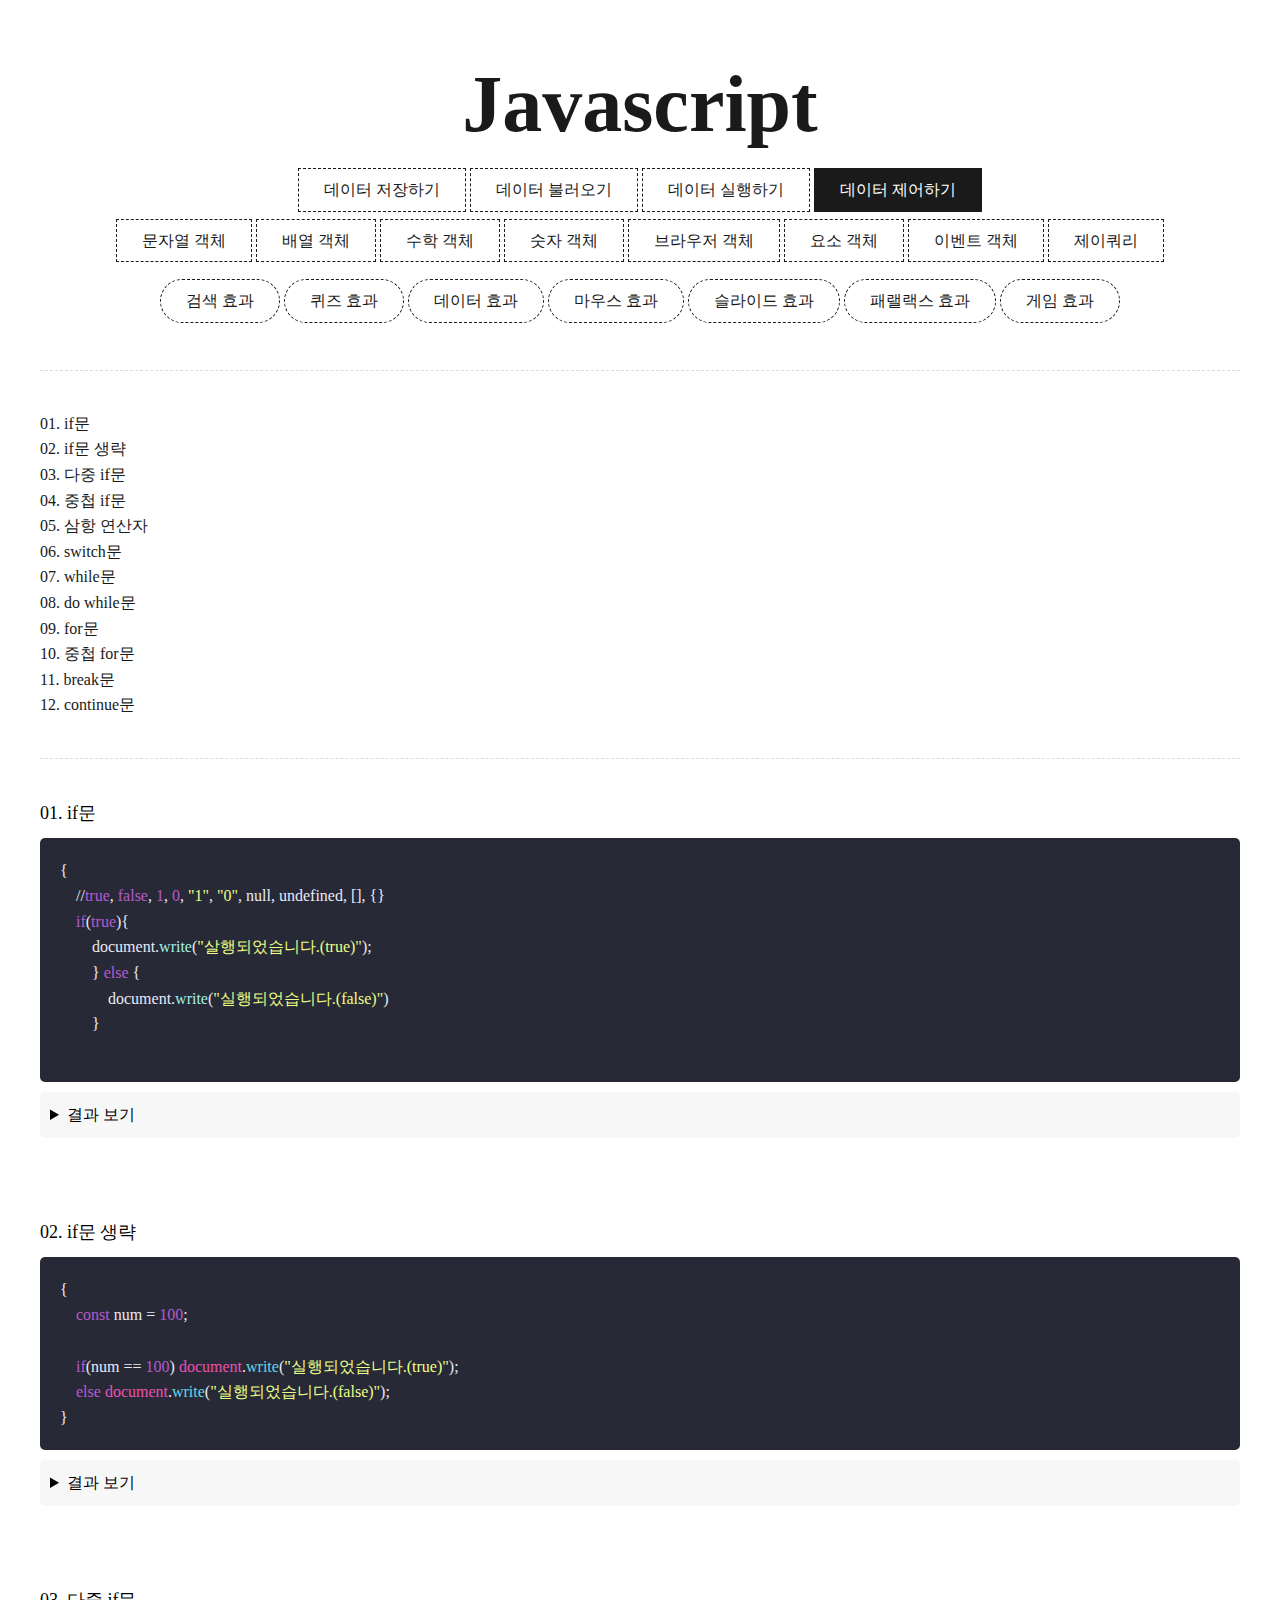
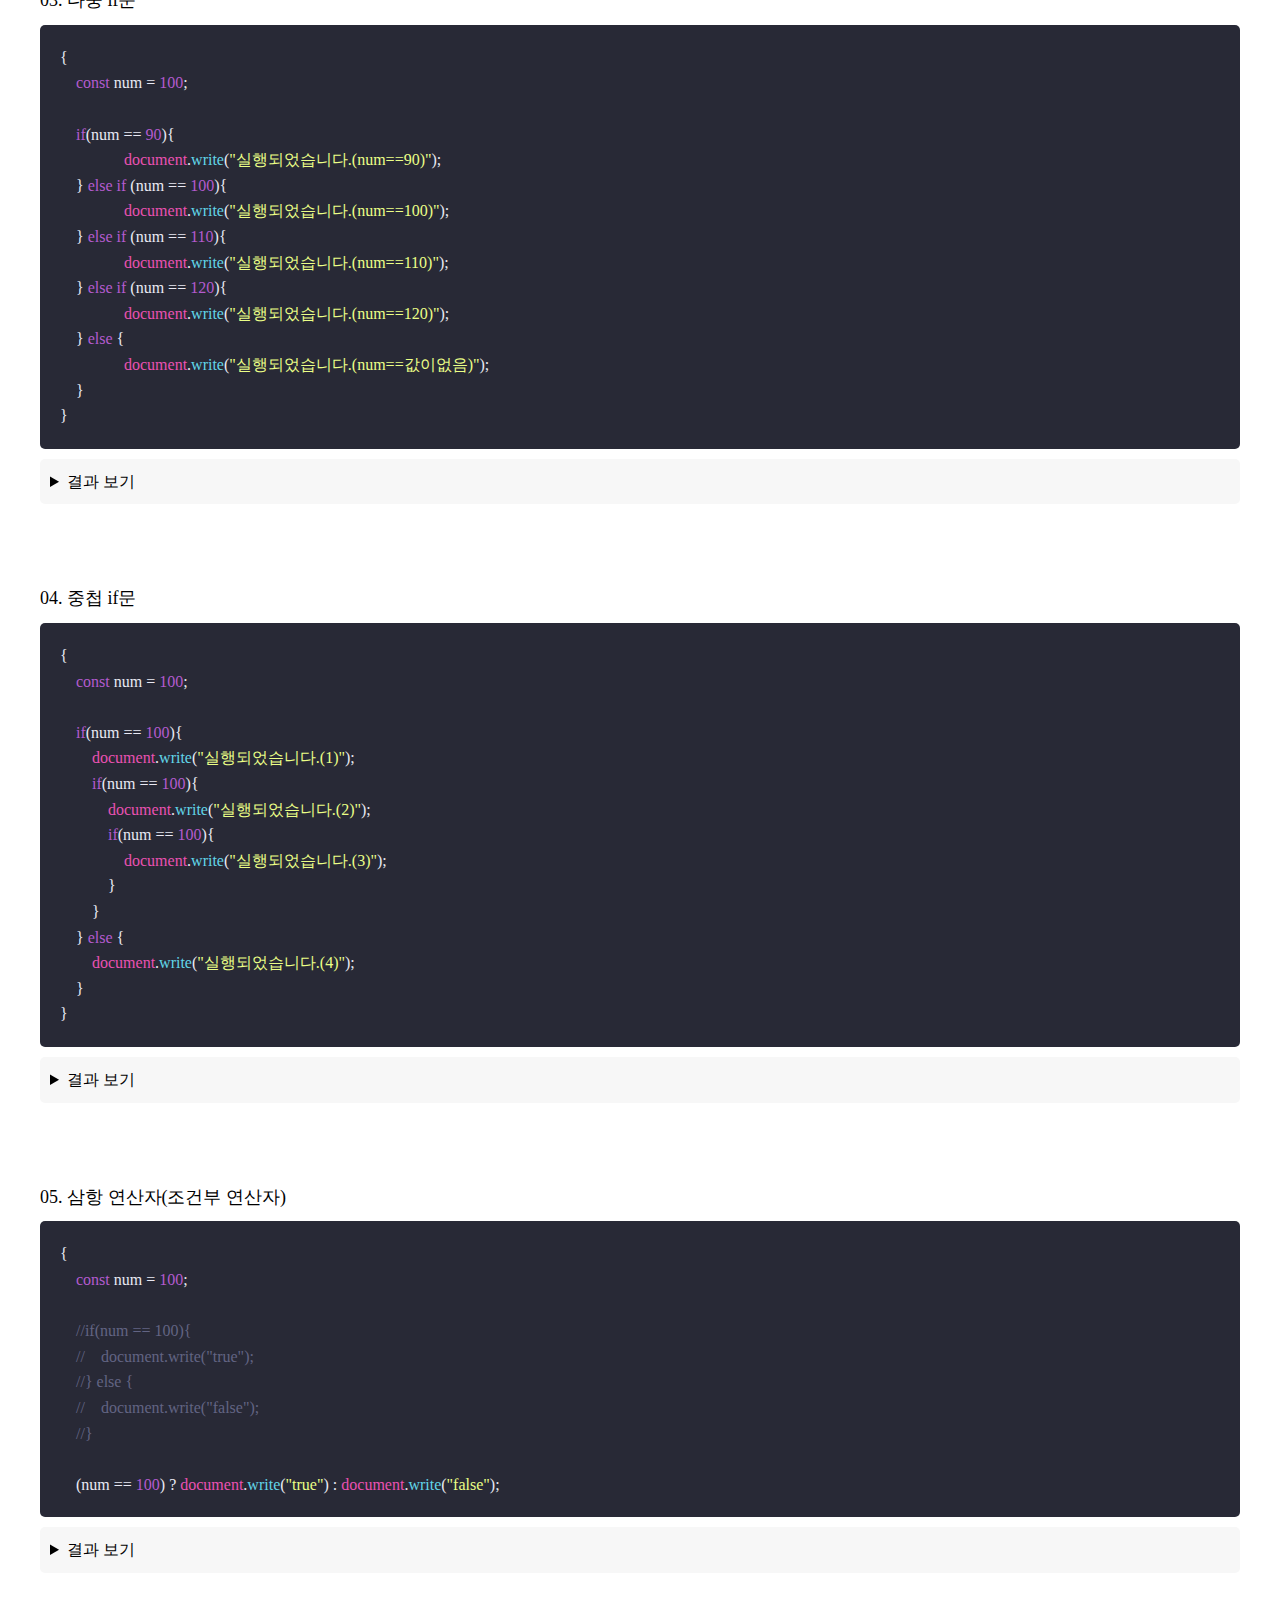
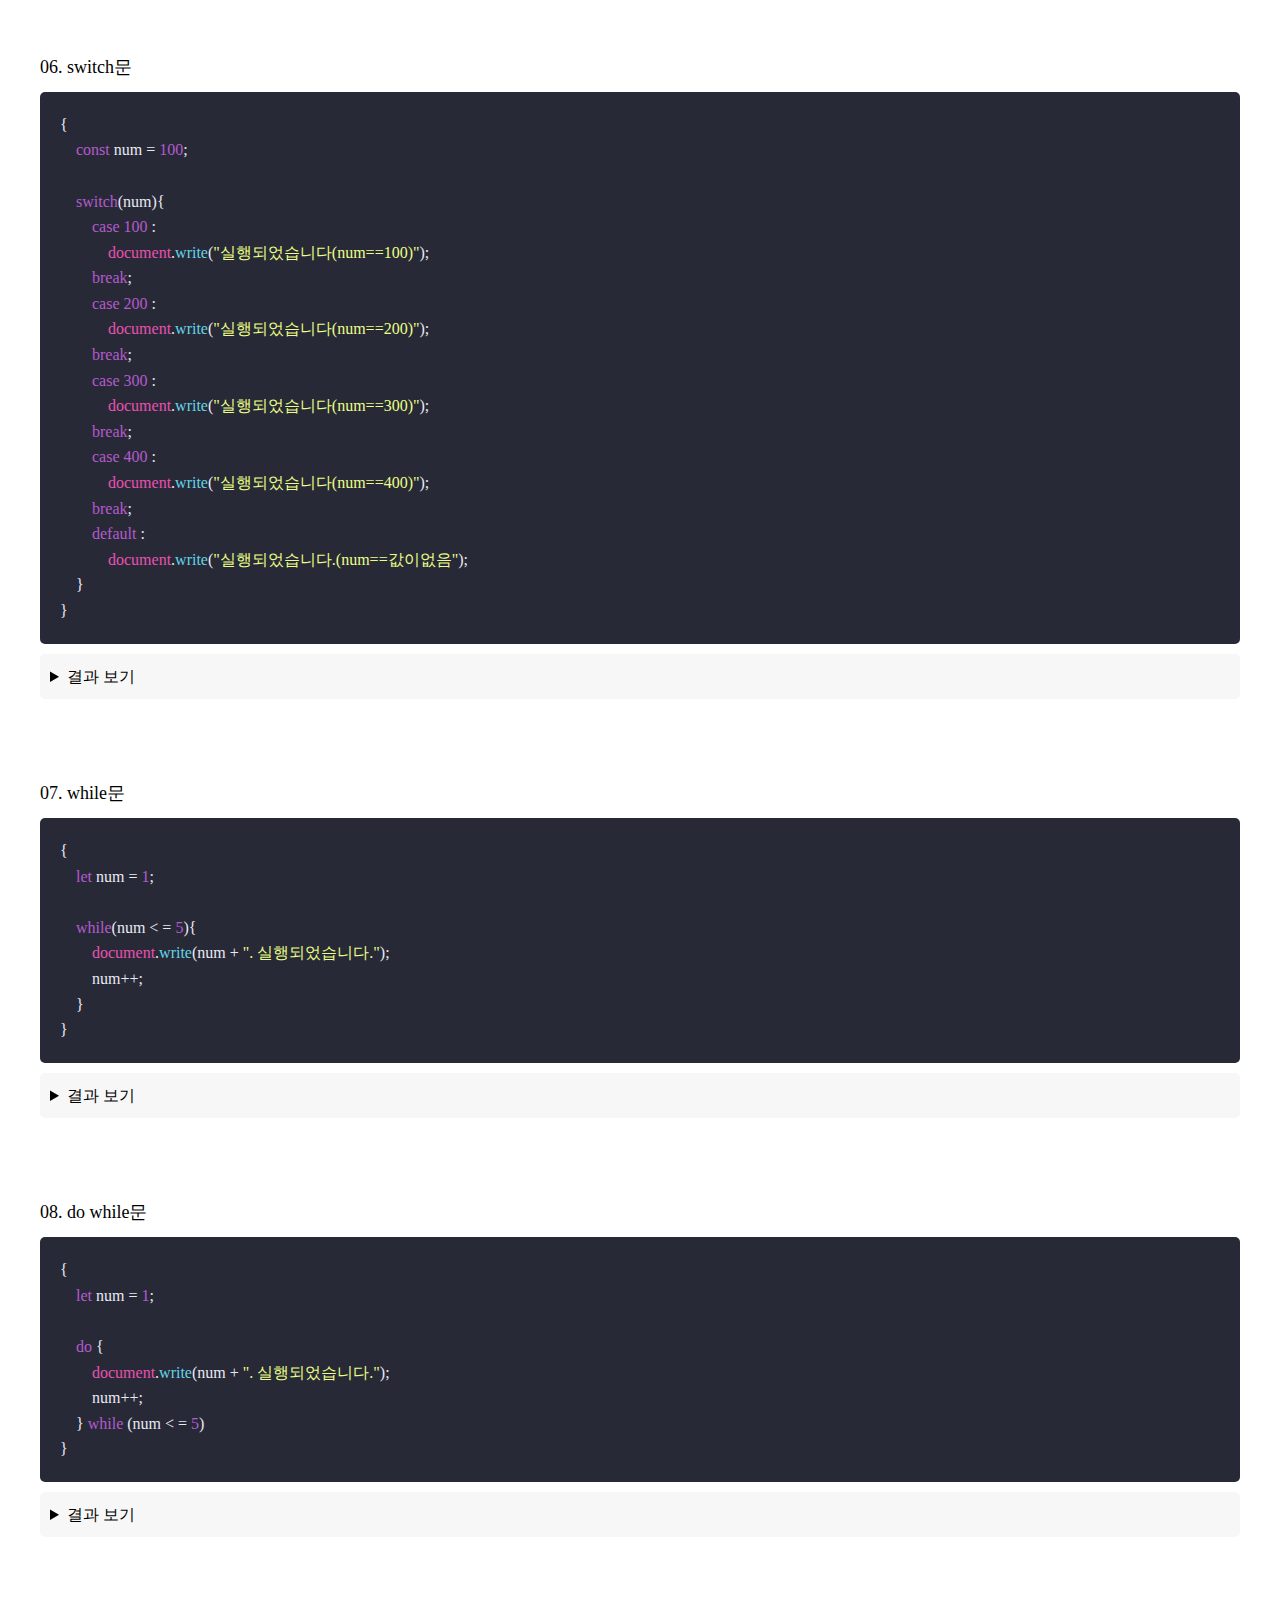
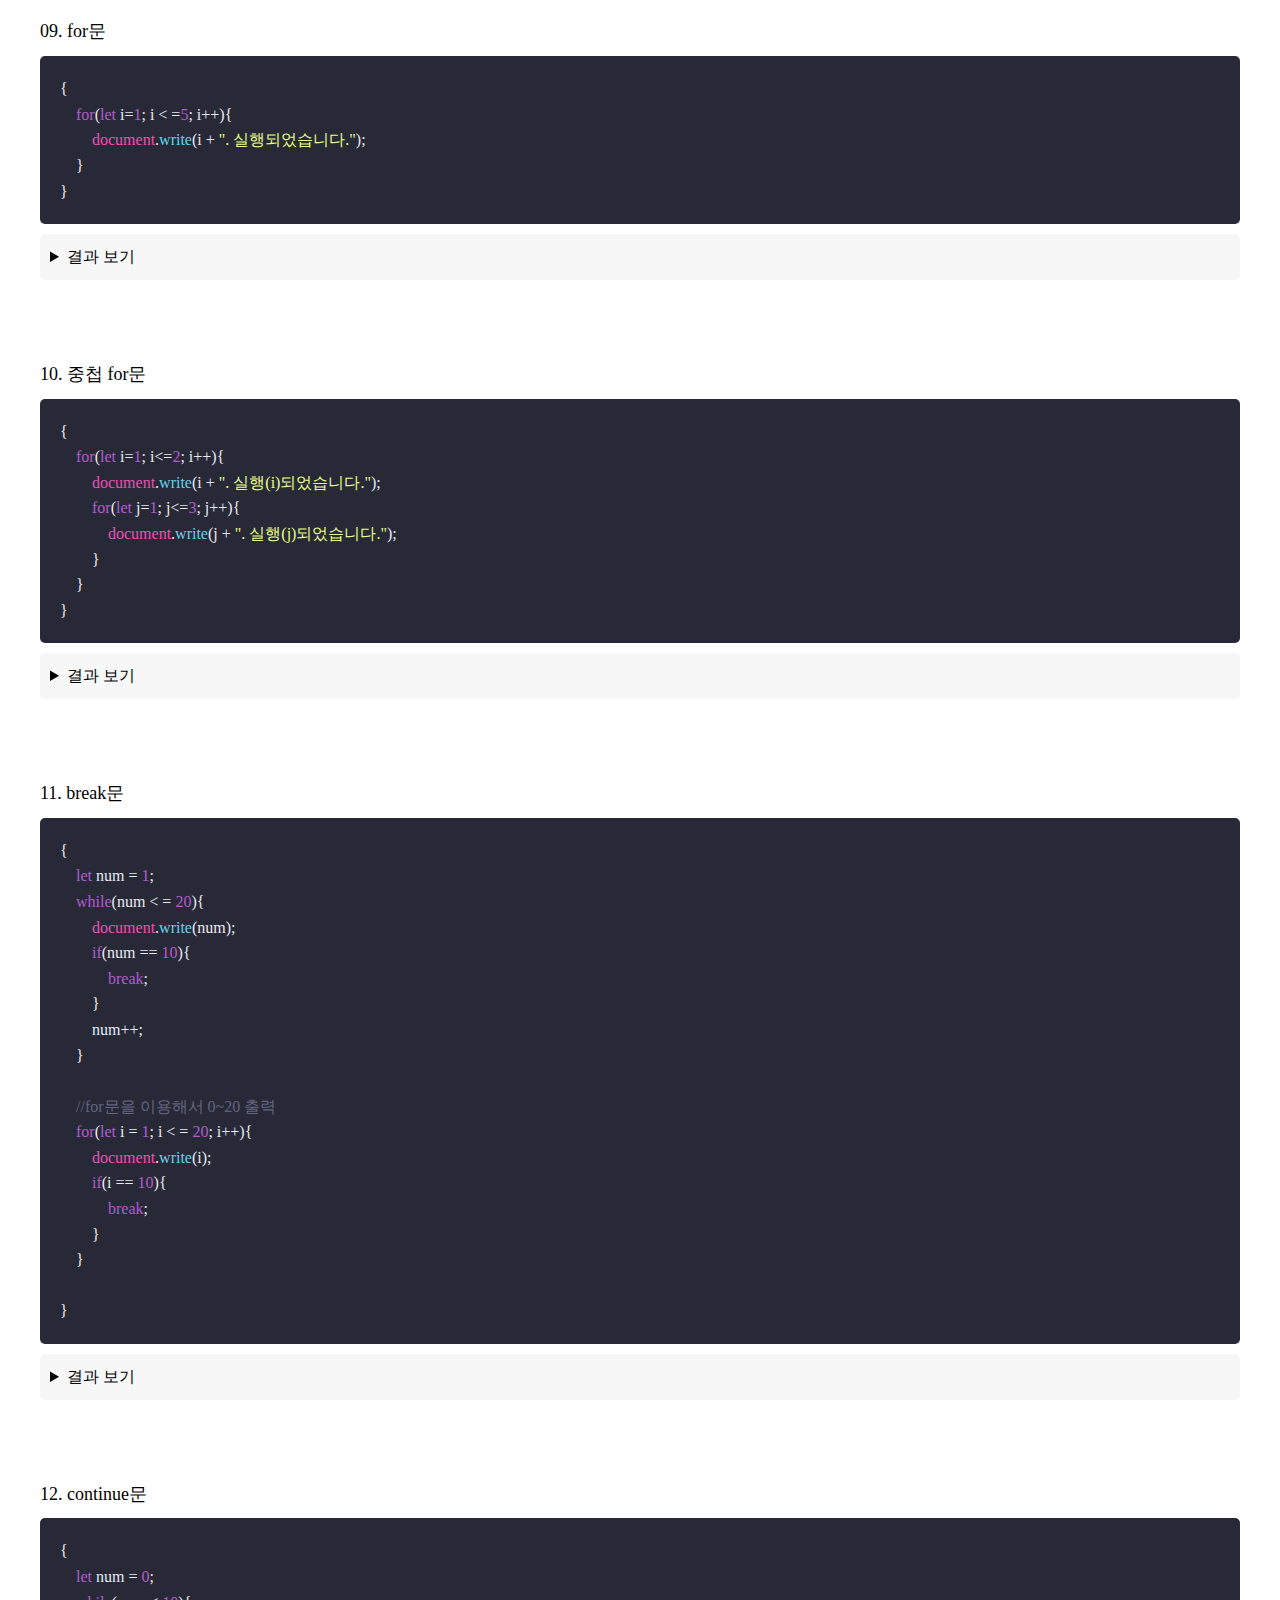
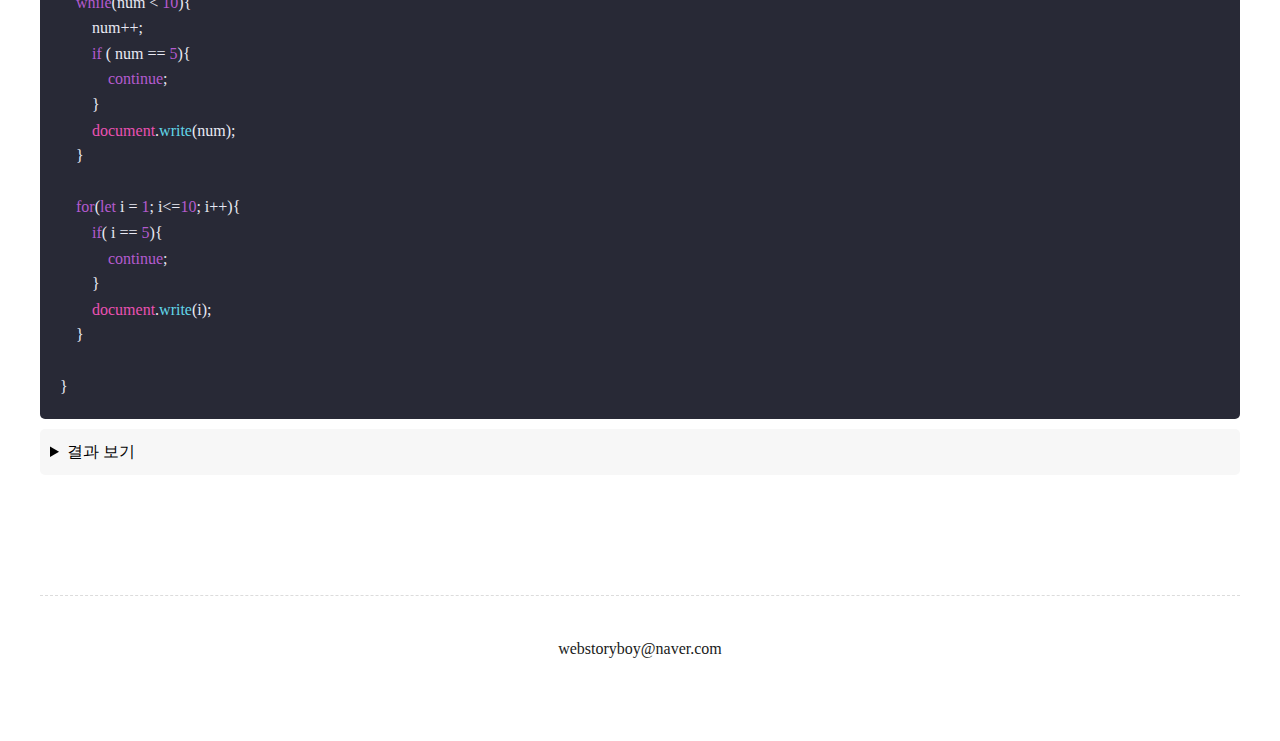
<file: javascript04.html>
<!DOCTYPE html>
<html lang="ko">
  <head>
    <meta charset="UTF-8" />
    <meta http-equiv="X-UA-Compatible" content="IE=edge" />
    <meta name="viewport" content="width=device-width, initial-scale=1.0" />
    <title>자바스크립트 : 데이터 제어하기</title>

    <link rel="stylesheet" href="assets/css/style.css" />
    <link rel="stylesheet" href="assets/css/dracula.css" />
  </head>

  <body>
    <header id="header">
      <h1><a href="index.html">Javascript</a></h1>
      <nav class="header_nav">
        <ul>
          <li>
            <a href="javascript01.html">데이터 저장하기</a>
          </li>
          <li><a href="javascript02.html">데이터 불러오기</a></li>
          <li><a href="javascript03.html">데이터 실행하기</a></li>
          <li class="active"><a href="javascript04.html">데이터 제어하기</a></li>
        </ul>
        <ul>
          <li><a href="javascript05.html">문자열 객체</a></li>
          <li><a href="javascript06.html">배열 객체</a></li>
          <li><a href="javascript07.html">수학 객체</a></li>
          <li><a href="javascript08.html">숫자 객체</a></li>
          <li><a href="javascript09.html">브라우저 객체</a></li>
          <li><a href="javascript10.html">요소 객체</a></li>
          <li><a href="javascript11.html">이벤트 객체</a></li>
          <li><a href="javascript12.html">제이쿼리</a></li>
        </ul>
        <ul class="effect">
          <li><a href="effect/searchEffect.html">검색 효과</a></li>
          <li><a href="effect/quizEffect.html">퀴즈 효과</a></li>
          <li><a href="effect/dataEffect.html">데이터 효과</a></li>
          <li><a href="effect/mouseEffect.html">마우스 효과</a></li>
          <li><a href="effect/sliderEffect.html">슬라이드 효과</a></li>
          <li><a href="effect/parallaxEffect.html">패랠랙스 효과</a></li>
          <li><a href="effect/gameEffect.html">게임 효과</a></li>
        </ul>
      </nav>
    </header>
    <!-- //header -->

    <main id="main">
      <div class="container">
        <div class="main_menu">
          <ul>
            <li><a href="#sample01">01. if문</a></li>
            <li>
              <a href="#sample02">02. if문 생략</a>
            </li>
            <li>
              <a href="#sample03">03. 다중 if문</a>
            </li>
            <li>
              <a href="#sample04">04. 중첩 if문</a>
            </li>
            <li>
              <a href="#sample05">05. 삼항 연산자</a>
            </li>
            <li>
              <a href="#sample06">06. switch문</a>
            </li>
            <li>
              <a href="#sample07">07. while문</a>
            </li>
            <li>
              <a href="#sample08">08. do while문</a>
            </li>
            <li>
              <a href="#sample09">09. for문</a>
            </li>
            <li>
              <a href="#sample10">10. 중첩 for문</a>
            </li>
            <li>
              <a href="#sample11">11. break문</a>
            </li>
            <li>
              <a href="#sample12"
                >12. continue문</a
              >
            </li>
            
            
          </ul>
        </div>
        <div class="main_sample">
          <div id="sample01" class="sample">
            <h3>01. if문</h3>
            <p></p>
            <div class="script">
              <pre><code lang="language-js">{
    //true, false, 1, 0, "1", "0", null, undefined, [], {}
    if(true){
        document.write("살행되었습니다.(true)"); 
        } else {
            document.write("실행되었습니다.(false)")
        }

</code></pre>
            </div>
            <div class="result">
              <details>
                <summary>결과 보기</summary>
                <div class="sample01_result">
                    실행되었습니다.(true)
                </div>
              </details>
            </div>
          </div>
          <!-- sample01 -->

          <div id="sample02" class="sample">
            <h3>02. if문 생략</h3>
            <p>
             
            </p>
            <div class="script">
              <pre><code lang="language-js">{
    const num = 100;

    if(num == 100) document.write("실행되었습니다.(true)");
    else document.write("실행되었습니다.(false)");
}
</code></pre>
            </div>
            <div class="result">
              <details>
                <summary>결과 보기</summary>
                <div class="sample02_result">
                    실행되었습니다.(true)
                </div>
              </details>
            </div>
          </div>
          <!-- sample02 -->

          <div id="sample03" class="sample">
            <h3>03. 다중 if문</h3>
            <p>
              
            </p>
            <div class="script">
              <pre><code lang="language-js">{
    const num = 100;

    if(num == 90){
                document.write("실행되었습니다.(num==90)");
    } else if (num == 100){
                document.write("실행되었습니다.(num==100)");
    } else if (num == 110){
                document.write("실행되었습니다.(num==110)");
    } else if (num == 120){
                document.write("실행되었습니다.(num==120)");
    } else {
                document.write("실행되었습니다.(num==값이없음)");
    }
}
</code></pre>
            </div>
            <div class="result">
              <details>
                <summary>결과 보기</summary>
                <div class="sample03_result">
                    실행되었습니다.(num==100)
                </div>
              </details>
            </div>
          </div>
          <!-- sample03 -->

          <div id="sample04" class="sample">
            <h3>04. 중첩 if문</h3>
            <p>
              
            </p>
            <div class="script">
              <pre><code lang="language-js">{
    const num = 100;

    if(num == 100){
        document.write("실행되었습니다.(1)");
        if(num == 100){
            document.write("실행되었습니다.(2)");
            if(num == 100){
                document.write("실행되었습니다.(3)");
            }
        }
    } else {
        document.write("실행되었습니다.(4)");
    }
}
</code></pre>
            </div>
            <div class="result">
              <details>
                <summary>결과 보기</summary>
                <div class="sample04_result">
                    실행되었습니다.(1) <br>
                    실행되었습니다.(2) <br>
                    실행되었습니다.(3) <br>
                </div>
              </details>
            </div>
          </div>
          <!-- sample04 -->

          <div id="sample05" class="sample">
            <h3>05. 삼항 연산자(조건부 연산자)</h3>
            <p>
              
            </p>
            <div class="script">
              <pre><code lang="language-js">{
    const num = 100;

    //if(num == 100){
    //    document.write("true");
    //} else {
    //    document.write("false");
    //}

    (num == 100) ? document.write("true") : document.write("false");
</code></pre>
            </div>
            <div class="result">
              <details>
                <summary>결과 보기</summary>
                <div class="sample05_result">
                    true
                </div>
              </details>
            </div>
          </div>
          <!-- sample05 -->

          <div id="sample06" class="sample">
            <h3>06. switch문</h3>
            <p>
              
            </p>
            <div class="script">
              <pre><code lang="language-js">{
    const num = 100;

    switch(num){
        case 100 :
            document.write("실행되었습니다(num==100)");
        break;
        case 200 :
            document.write("실행되었습니다(num==200)");
        break;
        case 300 :
            document.write("실행되었습니다(num==300)");
        break;
        case 400 :
            document.write("실행되었습니다(num==400)");
        break;
        default :
            document.write("실행되었습니다.(num==값이없음");
    }
}
</code></pre>
            </div>
            <div class="result">
              <details>
                <summary>결과 보기</summary>
                <div class="sample06_result">
                    실행되었습니다(num==100)
                </div>
              </details>
            </div>
          </div>
          <!-- sample06 -->

          <div id="sample07" class="sample">
            <h3>07. while문</h3>
            <p>
              
            </p>
            <div class="script">
              <pre><code lang="language-js">{
    let num = 1;

    while(num < = 5){
        document.write(num + ". 실행되었습니다.");
        num++;
    }
}
</code></pre>
            </div>
            <div class="result">
              <details>
                <summary>결과 보기</summary>
                <div class="sample07_result">
                    1. 실행되었습니다. <br>
2. 실행되었습니다. <br>
3. 실행되었습니다. <br>
4. 실행되었습니다. <br>
5. 실행되었습니다. <br>
                </div>
              </details>
            </div>
          </div>
          <!-- sample07 -->

          <div id="sample08" class="sample">
            <h3>08. do while문</h3>
            <p>
              
            </p>
            <div class="script">
              <pre><code lang="language-js">{
    let num = 1;

    do {
        document.write(num + ". 실행되었습니다.");
        num++;
    } while (num < = 5)
}
</code></pre>
            </div>
            <div class="result">
              <details>
                <summary>결과 보기</summary>
                <div class="sample08_result">
                    1. 실행되었습니다. <br>
2. 실행되었습니다. <br>
3. 실행되었습니다. <br>
4. 실행되었습니다. <br>
5. 실행되었습니다. <br>
                </div>
              </details>
            </div>
          </div>
          <!-- sample08 -->

          <div id="sample09" class="sample">
            <h3>09. for문</h3>
            <p>
              
            </p>
            <div class="script">
              <pre><code lang="language-js">{
    for(let i=1; i < =5; i++){
        document.write(i + ". 실행되었습니다.");
    }
}
</code></pre>
            </div>
            <div class="result">
              <details>
                <summary>결과 보기</summary>
                <div class="sample09_result">
                    1. 실행되었습니다. <br>
2. 실행되었습니다. <br>
3. 실행되었습니다. <br> 
4. 실행되었습니다. <br>
5. 실행되었습니다. <br>
                </div>
              </details>
            </div>
          </div>
          <!-- sample09 -->

          <div id="sample10" class="sample">
            <h3>10. 중첩 for문</h3>
            <p>
             
            </p>
            <div class="script">
              <pre><code lang="language-js">{
    for(let i=1; i<=2; i++){
        document.write(i + ". 실행(i)되었습니다.");
        for(let j=1; j<=3; j++){
            document.write(j + ". 실행(j)되었습니다.");
        }
    }
}
</code></pre>
            </div>
            <div class="result">
              <details>
                <summary>결과 보기</summary>
                <div class="sample10_result">
                    1. 실행(i)되었습니다. <br>

1. 실행(j)되었습니다.<br>
2. 실행(j)되었습니다.<br>
3. 실행(j)되었습니다.<br>
<br>
2. 실행(i)되었습니다.<br>
<br>
1. 실행(j)되었습니다.<br>
2. 실행(j)되었습니다.<br>
3. 실행(j)되었습니다.
                </div>
              </details>
            </div>
          </div>
          <!-- sample10 -->

          <div id="sample11" class="sample">
            <h3>11. break문</h3>
            <p>
              
            </p>
            <div class="script">
              <pre><code lang="language-js">{
    let num = 1;
    while(num < = 20){
        document.write(num);
        if(num == 10){
            break;
        }
        num++;
    }
    
    //for문을 이용해서 0~20 출력
    for(let i = 1; i < = 20; i++){
        document.write(i);
        if(i == 10){
            break;
        }
    }

}
</code></pre>
            </div>
            <div class="result">
              <details>
                <summary>결과 보기</summary>
                <div class="sample11_result">
                    1 2 3 4 5 6 7 8 9 10 <br>
1 2 3 4 5 6 7 8 9 10
                </div>
              </details>
            </div>
          </div>
          <!-- sample11 -->

          <div id="sample12" class="sample">
            <h3>12. continue문</h3>
            <p>
             
            </p>
            <div class="script">
              <pre><code lang="language-js">{
    let num = 0;
    while(num < 10){
        num++;
        if ( num == 5){
            continue;
        }
        document.write(num);
    }

    for(let i = 1; i<=10; i++){
        if( i == 5){
            continue;
        }
        document.write(i);
    }

}
</code></pre>
            </div>
            <div class="result">
              <details>
                <summary>결과 보기</summary>
                <div class="sample12_result">
1 2 3 4 6 7 8 9 10 <br>
1 2 3 4 6 7 8 9 10
                </div>
              </details>
            </div>
          </div>
          <!-- sample12 -->

 

      </div>
    </main>
    <!-- //main -->

    <footer id="footer">
      <a href="mailto:webstoryboy@naver.com">webstoryboy@naver.com</a>
    </footer>
    <!-- //footer -->

    <script src="assets/js/highlight.min.js"></script>
    <script>
      hljs.highlightAll();
    </script>
    <script>
    //   // 01
    //   {
    //     let x =100, y=200, z="javascript";

    //     //document.write(x);
    //     //document.write(y);
    //     //document.write(z);

    //     document.querySelector(".sample01_result").innerHTML =
    //       x + "<br>" + y + "<br>" + z;
    //   }

    //   // 02
    //   {
    //     const x=100, y=200, z="javascript"

    //     //document.write(x);
    //     //document.write(y);
    //     //document.write(z);

    //     document.querySelector(".sample02_result").innerHTML =
    //       x + "<br>" + y + "<br>" + z;
    //   }

    //   // 03
    //   {
    //     let x = 100;
    //     let y = 200;
    //     let z = "javascript";

    //     x += 300; // 변수 x의 값에 300을 추가 (x+300)
    //     y += 400; // 변수 y의 값에 400을 추가 (y+400)
    //     z += "jquery"; // 변수 z의 값에 문자열 "jquery"를 추가 (z+"jquery")

    //     //document.write(x);
    //     //document.write(y);
    //     //document.write(z);

    //     document.querySelector(".sample03_result").innerHTML =
    //       x + "<br>" + y + "<br>" + z;
    //   }

    //   // 04
    //   {
    //     let x1 = 100; // 전역변수
    //     let y1 = 200;

    //     function func() {
    //       let x1 = 100; // 지역변수
    //       let z1 = "javascript"; // 지역변수

    //       x1 = 200; // 지역변수 100 --> 200
    //       y1 = 300; // 전역변수 200 --> 300

    //       // document.write("함수 안<br>");
    //       // document.write(x1, "<br>");
    //       // document.write(y1, "<br>");
    //       // document.write(z1, "<br>");
    //     }
    //     func();

    //     // document.write("<br>함수 밖<br>");
    //     // document.write(x1, "<br>");
    //     // document.write(y1, "<br>");
    //     // document.write(z1); // undifined // null
    //   }

    //   // 05
    //   {
    //     const x = 100;
    //     const y = 200;
    //     const z = "javascript";

    //     //x = 300;      // 변경할 수 없음
    //     //x = 400;
    //     //x = "jquery";

    //     // document.write(arr[0]);
    //     // document.write(arr[1]);
    //     // document.write(arr[2]);

    //     document.querySelector(".sample05_result").innerHTML =
    //       x + "<br>" + y + "<br>" + z;
    //   }

    //   // 06
    //   {
    //     const arr = new Array();
    //     arr[0] = 100;
    //     arr[1] = 200;
    //     arr[2] = "javascript";

    //     // document.write(arr[0]);
    //     // document.write(arr[1]);
    //     // document.write(arr[2]);

    //     document.querySelector(".sample06_result").innerHTML =
    //       arr[0] + "<br>" + arr[1] + "<br>" + arr[2];
    //   }

    //   // 07
    //   {
    //     const arr = new Array(100, 200, "javascript");

    //     // document.write(arr[0]);
    //     // document.write(arr[1]);
    //     // document.write(arr[2]);

    //     document.querySelector(".sample07_result").innerHTML =
    //       arr[0] + "<br>" + arr[1] + "<br>" + arr[2];
    //   }

    //   // 08
    //   {
    //     const arr = [];
    //     arr[0] = 100;
    //     arr[1] = 200;
    //     arr[2] = "javascript";

    //     // document.write(arr[0]);
    //     // document.write(arr[1]);
    //     // document.write(arr[2]);

    //     document.querySelector(".sample08_result").innerHTML =
    //       arr[0] + "<br>" + arr[1] + "<br>" + arr[2];
    //   }

    //   // 09
    //   {
    //     const arr = [100, 200, "javascript"];

    //     // document.write(arr[0]);
    //     // document.write(arr[1]);
    //     // document.write(arr[2]);

    //     document.querySelector(".sample09_result").innerHTML =
    //       arr[0] + "<br>" + arr[1] + "<br>" + arr[2];
    //   }

    //   // 10
    //   {
    //     const obj = new Object();
    //     obj[0] = 100;
    //     obj[1] = 200;
    //     obj[2] = "javascript";

    //     // document.write(obj[0]);
    //     // document.write(obj[1]);
    //     // document.write(obj[2]);

    //     document.querySelector(".sample10_result").innerHTML =
    //       obj[0] + "<br>" + obj[1] + "<br>" + obj[2];
    //   }

    //   // 11
    //   {
    //     const obj = new Object();
    //     obj.a = 100;
    //     obj.b = 200;
    //     obj.c = "javascript";

    //     // document.write(obj.a);
    //     // document.write(obj.b);
    //     // document.write(obj.c);

    //     document.querySelector(".sample11_result").innerHTML =
    //       obj.a + "<br>" + obj.b + "<br>" + obj.c;
    //   }

    //   // 12
    //   {
    //     const obj = {};
    //     obj.a = 100;
    //     obj.b = 200;
    //     obj.c = "javascript";

    //     // document.write(obj.a);
    //     // document.write(obj.b);
    //     // document.write(obj.c);

    //     document.querySelector(".sample12_result").innerHTML =
    //       obj.a + "<br>" + obj.b + "<br>" + obj.c;
    //   }

    //   // 13
    //   {
    //     const obj = { a: 100, b: 200, c: "javascript" };

    //     // document.write(obj.a);
    //     // document.write(obj.b);
    //     // document.write(obj.c);

    //     document.querySelector(".sample13_result").innerHTML =
    //       obj.a + "<br>" + obj.b + "<br>" + obj.c;
    //   }

    //   // 14 객체 : 배열 속의 객체
    //   {
    //     const obj = [{ a: 100, b: 200 }, { c: "javascript" }];

    //     // document.write(obj[0].a);
    //     // document.write(obj[0].b);
    //     // document.write(obj[1].c);

    //     document.querySelector(".sample14_result").innerHTML =
    //       obj[0].a + "<br>" + obj[0].b + "<br>" + obj[1].c;
    //   }

    //   // 15 객체 : 객체 속의 배열
    //   {
    //     const obj = {
    //       a: 100,
    //       b: [200, 300],
    //       c: { x: 400, y: 500 },
    //       d: "javascript",
    //     };

    //     // document.write(obj.a);
    //     // document.write(obj.b[0]);
    //     // document.write(obj.b[1]);
    //     // document.write(obj.c.x);
    //     // document.write(obj.c.y);
    //     // document.write(obj.d);

    //     document.querySelector(".sample15_result").innerHTML =
    //       obj.a +
    //       "<br>" +
    //       obj.b[0] +
    //       "<br>" +
    //       obj.b[1] +
    //       "<br>" +
    //       obj.c.x +
    //       "<br>" +
    //       obj.c.y +
    //       "<br>" +
    //       obj.d;
    //   }

    //   // 16 객체 : 객체 속의 변수
    //   {
    //     const a = 100;
    //     const b = 200;
    //     const c = "javascript";

    //     const obj = { a, b, c };

    //     // document.write(obj.a);
    //     // document.write(obj.b);
    //     // document.write(obj.c);

    //     document.querySelector(".sample16_result").innerHTML =
    //       obj.a + "<br>" + obj.b + "<br>" + obj.c;
    //   }

    //   // 17 객체 : 객체 속의 함수
    //   {
    //     const obj = {
    //       a: 100,
    //       b: [200, 300],
    //       c: { x: 400, y: 500 },
    //       d: "javascript",
    //       e: function () {
    //         document.write("자바스크립트가 실행되었습니다.");
    //       },
    //       f: function () {
    //         document.write(obj.d + "가 실행되었습니다.");
    //       },
    //       g: function () {
    //         document.write(this.d + "가 실행되었습니다.");
    //       },
    //     };

    //     // document.write(obj.a);
    //     // document.write(obj.b[0]);
    //     // document.write(obj.b[1]);
    //     // document.write(obj.b);
    //     // document.write(obj.c.x);
    //     // document.write(obj.c.y);
    //     // document.write(obj.c);
    //     // obj.e();
    //     // obj.f();
    //     // obj.g();
    //   }
    </script>
  </body>
</html>
</file>
<file: assets/css/style.css>
/* 웹폰트 */
@import url("https://webfontworld.github.io/NexonLv1Gothic/NexonLv1Gothic.css");
@import url("https://webfontworld.github.io/gmarket/GmarketSans.css");

/* 여백 초기화 */
* {
  margin: 0;
  padding: 0;
  font-family: "NexonLv1Gothic";
  font-size: 16px;
  line-height: 1.6;
}

/* 링크 초기화 */
a {
  text-decoration: none;
  color: #191a19;
}

/* 목록 초기화 */
li {
  list-style: none;
}

/* 제목 초기화 */
h1,
h2,
h3,
h4,
h5,
h6 {
  font-weight: normal;
}

/* 모든 페이지 레이아웃 */
body {
  padding: 40px;
}
#header {
  border-bottom: 1px dashed #dcdcdc;
  padding-bottom: 40px;
}
#main {
  padding: 40px 0;
  border-bottom: 1px dashed #dcdcdc;
}
#footer {
  padding: 40px 0;
  text-align: center;
}
#footer a:hover {
  text-decoration: underline;
}

/* container */
.container {
  width: 100%;
  max-width: 1400px;
  margin: 0 auto;
}

/* 헤더 영역 */
#header h1 {
  text-align: center;
}
#header h1 a {
  font-size: 80px;
  font-weight: 700;
  color: #191a19;
  font-family: "NexonLv1Gothic";
}
.header_nav {
  text-align: center;
}
.header_nav ul li {
  display: inline;
}
.header_nav ul li.active a {
  background-color: #191a19;
  color: #fff;
}
.header_nav ul li a {
  border: 1px dashed #191a19;
  padding: 8px 25px;
  display: inline-block;
  margin-bottom: 7px;
  color: #191a19;
  font-weight: 500;
  font-family: "GmarketSans";
}
.header_nav ul li a:hover {
  background-color: #f9cb3a;
  color: #fff;
}
.header_nav .study {
  margin-top: 10px;
}
.header_nav .study li a {
  border-radius: 50px;
  padding: 6px 30px;
  background-color: #f9cb3a;
  color: #fff;
}
.header_nav .effect {
  margin-top: 10px;
}
.header_nav .effect li a {
  border-radius: 40px;
}

/* 메인 샘플 */
.main_sample {
  margin-top: 40px;
  border-top: 1px dashed #dcdcdc;
  padding-top: 40px;
}
.main_sample h3 {
  font-size: 18px;
  margin-bottom: 5px;
}
.main_sample p {
  margin-bottom: 10px;
  color: #666;
}
.main_sample .result {
  margin-bottom: 80px;
  margin-top: 10px;
  background: #f7f7f7;
  padding: 10px;
  border-radius: 5px;
}

/* intro_menu */
.intro_menu {
  position: absolute;
  left: 10px;
  top: 10px;
  backdrop-filter: blur(10px);
  background: #3e0d5929;
  padding: 1vw;
  border-radius: 10px;
  color: #3e0d59;
}
.intro_menu li {
  font-size: 16px;
}
.intro_menu li a {
  color: #3e0d59;
  font-size: 16px;
}
.intro_menu li a:hover {
  text-decoration: underline;
}
@media (max-width: 600px) {
  .intro_menu {
    width: 90%;
    padding: 14px;
  }
  .intro_menu li {
    font-size: 16px;
  }
  .intro_menu li a {
    font-size: 16px;
  }
}

/* sample */
.sample {
  margin-bottom: 80px;
}
.sample .table {
  margin-bottom: 10px;
}
.sample .table table {
  width: 100%;
  border: 1px solid #e6e6e6;
  text-align: center;
}
.sample .table table tr th {
  font-weight: normal;
  background-color: #f5f5f5;
  padding: 3px;
}
.sample .table table tr td {
  border: 1px solid #e6e6e6;
  padding: 6px;
}
.sample .table table tr td[class*="_P"] {
  color: #fff;
}
.sample .table table tr td[class*="_P"]:hover {
  color: #000;
  cursor: help;
}
.sample .table.left tr td {
  text-align: left;
}
.sample .table.left .ce {
  text-align: center;
}
.sample .box {
  background: #f5f5f5;
  padding: 10px;
  border-radius: 5px;
  margin-bottom: 10px;
  color: #666;
}
.sample .view {
  border: 1px solid #e6e6e6;
  padding: 30px 20px 20px 20px;
}
.sample .blue {
  background-color: #e3f0ff;
  padding: 12px 20px 10px 20px;
  border-radius: 5px 5px 0 0;
  margin-bottom: 0;
  border: 1px solid #e6e6e6;
  border-bottom: 0;
  color: #666;
}
.sample .sbox {
  width: 400px;
  height: 200px;
  background-color: #a2cbfa;
  border: 1px solid #4390e1;
  padding: 20px;
  position: relative;
  display: flex;
  align-items: center;
  justify-content: center;
  margin: 20px auto;
  text-align: center;
  color: #fff;
}
.sample .sbox::after {
  content: "";
  width: 480px;
  height: 280px;
  border: 1px dashed #4390e1;
  position: absolute;
  left: -21px;
  top: -21px;
}
.sample .sbox::before {
  content: "";
  width: 398px;
  height: 198px;
  border: 1px dashed #4390e1;
  position: absolute;
  left: 20px;
  top: 20px;
}
.sample .sResult {
  text-align: center;
  padding-top: 10px;
}
.sample .button {
  border: 1px solid #e6e6e6;
  border-top: 0;
  padding: 20px;
}
.sample .button a {
  border: 1px solid #4390e1;
  color: #4390e1;
  border-radius: 40px;
  padding: 10px 25px;
  display: inline-block;
  margin: 5px;
}
.sample .button a:hover {
  background-color: #4390e1;
  color: #fff;
}

@media (max-width: 800px) {
  .sample .table {
    overflow-x: scroll;
  }
  .sample .table table {
    width: 780px;
  }
  .sample .table table tr td[class*="_P"] {
    color: #000;
  }
}

/* 티스토리용 문서 */
.document i {
  font-style: normal;
  position: relative;
}
.document i::before {
  content: "";
  background-color: #0242f136;
  width: 100%;
  height: 10px;
  position: absolute;
  left: 0;
  bottom: 0;
  border-radius: 20px;
}
.document hr {
  border: 0;
  border-top: 1px dashed #dcdcdc;
  margin-top: 45px;
}
.document .t_tit {
  font-size: 30px;
  line-height: 1.6;
  margin-bottom: 5px;
  font-weight: 400;
}
.document .t_tit2 {
  font-size: 22px;
  line-height: 1.6;
  margin-top: 50px;
  margin-bottom: 5px;
  font-weight: 400;
}
.document .t_tit3 {
  font-size: 16px;
  line-height: 1.6;
  margin-top: 5px;
  margin-bottom: 5px;
  font-weight: 400;
}
.document .t_desc {
  font-size: 16px;
  line-height: 1.6;
  color: #666;
  margin-bottom: 10px !important;
}
.document .t_desc2 {
  font-size: 16px;
  line-height: 1.6;
  color: #666;
  margin-bottom: 10px !important;
  padding: 15px 20px !important;
  border-left: 4px solid #0243f1;
  background-color: #f9f9f9;
}
.document .t_box {
  padding: 20px !important;
  background-color: #f9f9f9;
  margin-bottom: 10px;
  color: #666;
  border-radius: 5px;
}
.document .t_table {
  border: 1px solid #dcdcdc;
  width: 100%;
  border-spacing: 0;
  border-collapse: collapse;
}
.document .t_table tr th {
  background-color: #f9f9f9;
}
.document .t_table tr th,
.document .t_table tr td {
  border: 1px solid #dcdcdc;
  font-weight: normal;
  padding: 8px 10px;
  color: #666;
}
.document .t_table .ce {
  text-align: center;
}
.document .t_iframe {
  position: relative;
  padding-top: 56%;
  width: 100%;
  height: 0;
}
.document .t_iframe iframe {
  border: 1px solid rgba(0, 0, 0, 0.1);
  position: absolute;
  top: 0;
  left: 0;
  width: 100%;
  height: 100%;
}
.document .t_link a {
  display: block;
  width: 200px;
  background: #f5f5f5;
  margin: 40px auto;
  border-radius: 5px;
  text-align: center;
  padding: 10px;
  transition: all 0.3s;
}
.document .t_link a:hover {
  background: #d6d6d6;
}

@media (max-width: 800px) {
  body {
    padding: 20px;
  }
}
</file>
<file: assets/css/dracula.css>
pre {
    height: 100%;
}
pre code.hljs {
    display: block;
    overflow-x: auto;
    padding: 20px;
    font-family: 'NexonLv1Gothic';
    line-height: 1.6;
    /* margin-bottom: 20px; */
    border-radius: 5px;
    height: 100%;
}

code.hljs {
    padding: 3px 5px
}

.hljs {
    color: #e9e9f4;
    background: #282936
}

.hljs ::selection,
.hljs::selection {
    background-color: #4d4f68;
    color: #e9e9f4
}

.hljs-comment {
    color: #626483
}

.hljs-tag {
    color: #62d6e8
}

.hljs-operator,
.hljs-punctuation,
.hljs-subst {
    color: #e9e9f4
}

.hljs-operator {
    opacity: .7
}

.hljs-bullet,
.hljs-deletion,
.hljs-name,
.hljs-selector-tag,
.hljs-template-variable,
.hljs-variable {
    color: #ea51b2
}

.hljs-attr,
.hljs-link,
.hljs-literal,
.hljs-number,
.hljs-symbol,
.hljs-variable.constant_ {
    color: #b45bcf
}

.hljs-class .hljs-title,
.hljs-title,
.hljs-title.class_ {
    color: #00f769
}

.hljs-strong {
    font-weight: 700;
    color: #00f769
}

.hljs-addition,
.hljs-code,
.hljs-string,
.hljs-title.class_.inherited__ {
    color: #ebff87
}

.hljs-built_in,
.hljs-doctag,
.hljs-keyword.hljs-atrule,
.hljs-quote,
.hljs-regexp {
    color: #a1efe4
}

.hljs-attribute,
.hljs-function .hljs-title,
.hljs-section,
.hljs-title.function_,
.ruby .hljs-property {
    color: #62d6e8
}

.diff .hljs-meta,
.hljs-keyword,
.hljs-template-tag,
.hljs-type {
    color: #b45bcf
}

.hljs-emphasis {
    color: #b45bcf;
    font-style: italic
}

.hljs-meta,
.hljs-meta .hljs-keyword,
.hljs-meta .hljs-string {
    color: #00f769
}

.hljs-meta .hljs-keyword,
.hljs-meta-keyword {
    font-weight: 700
}
</file>
